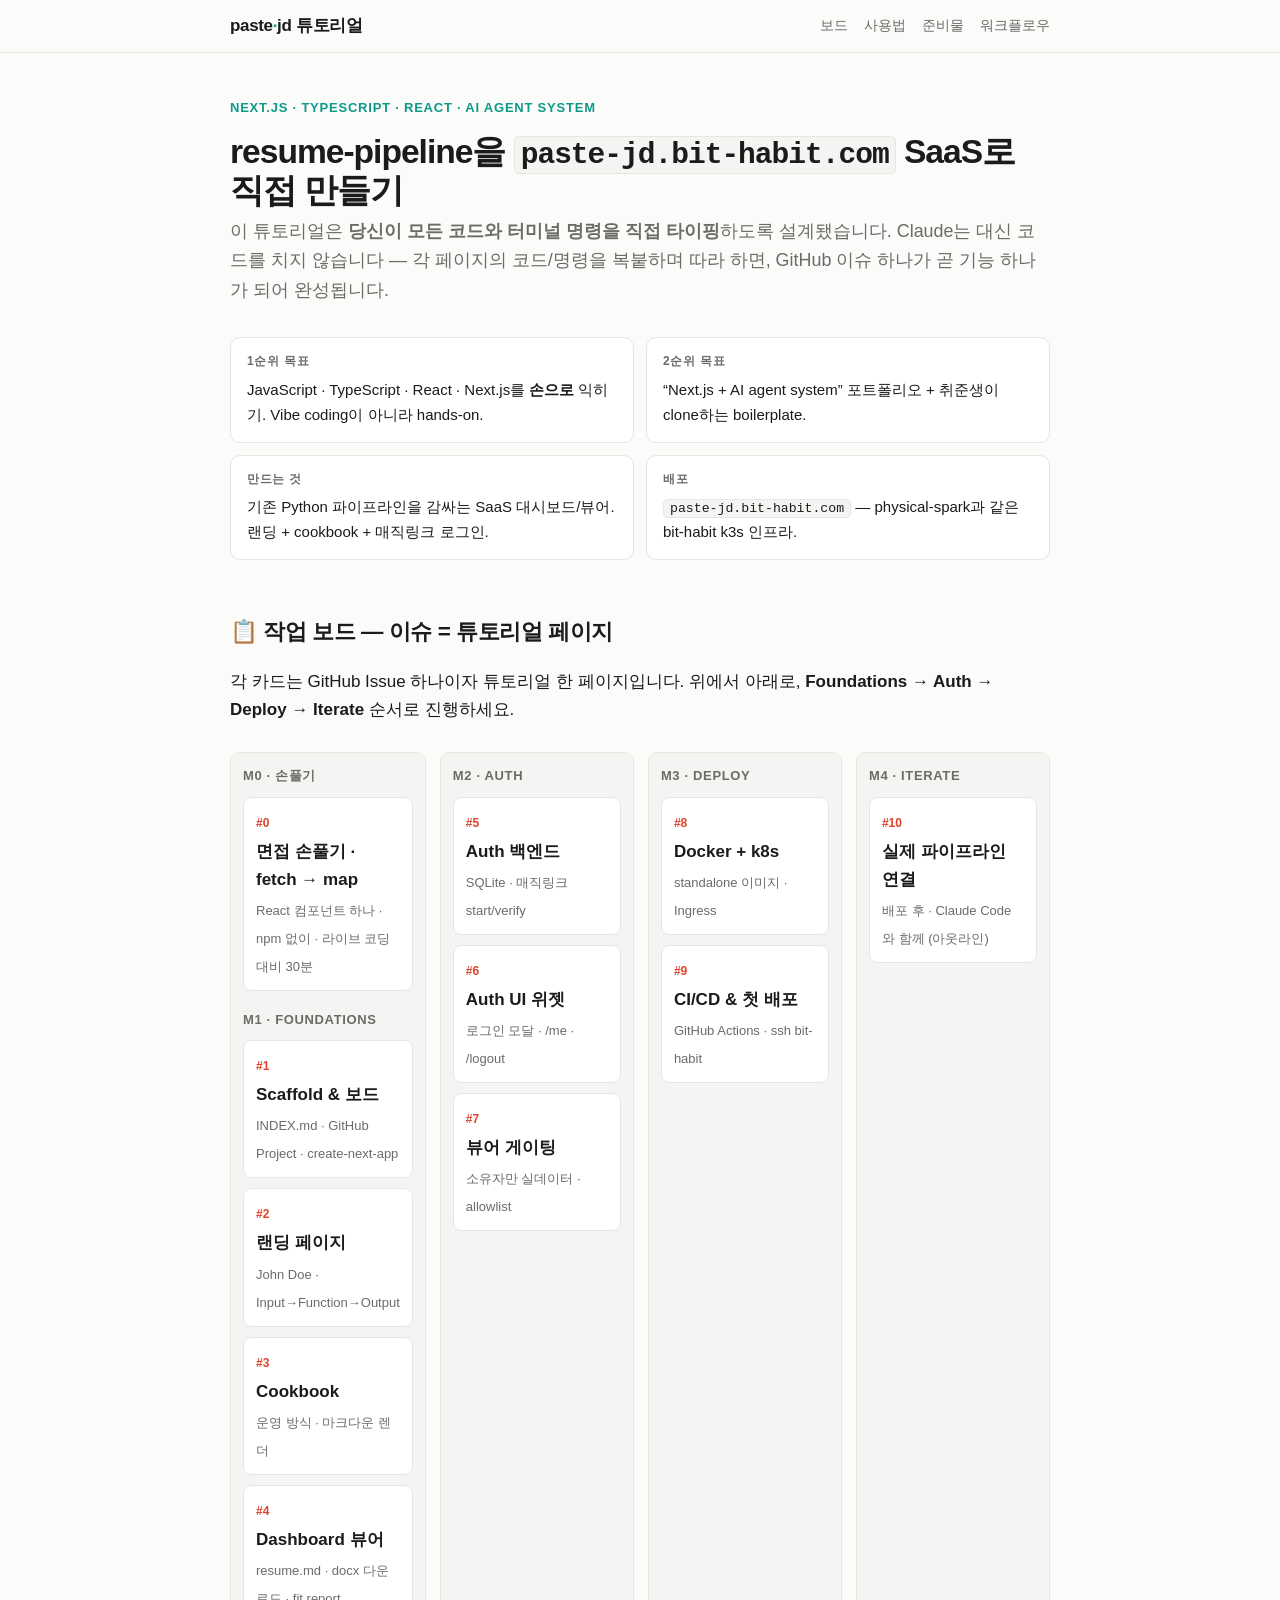
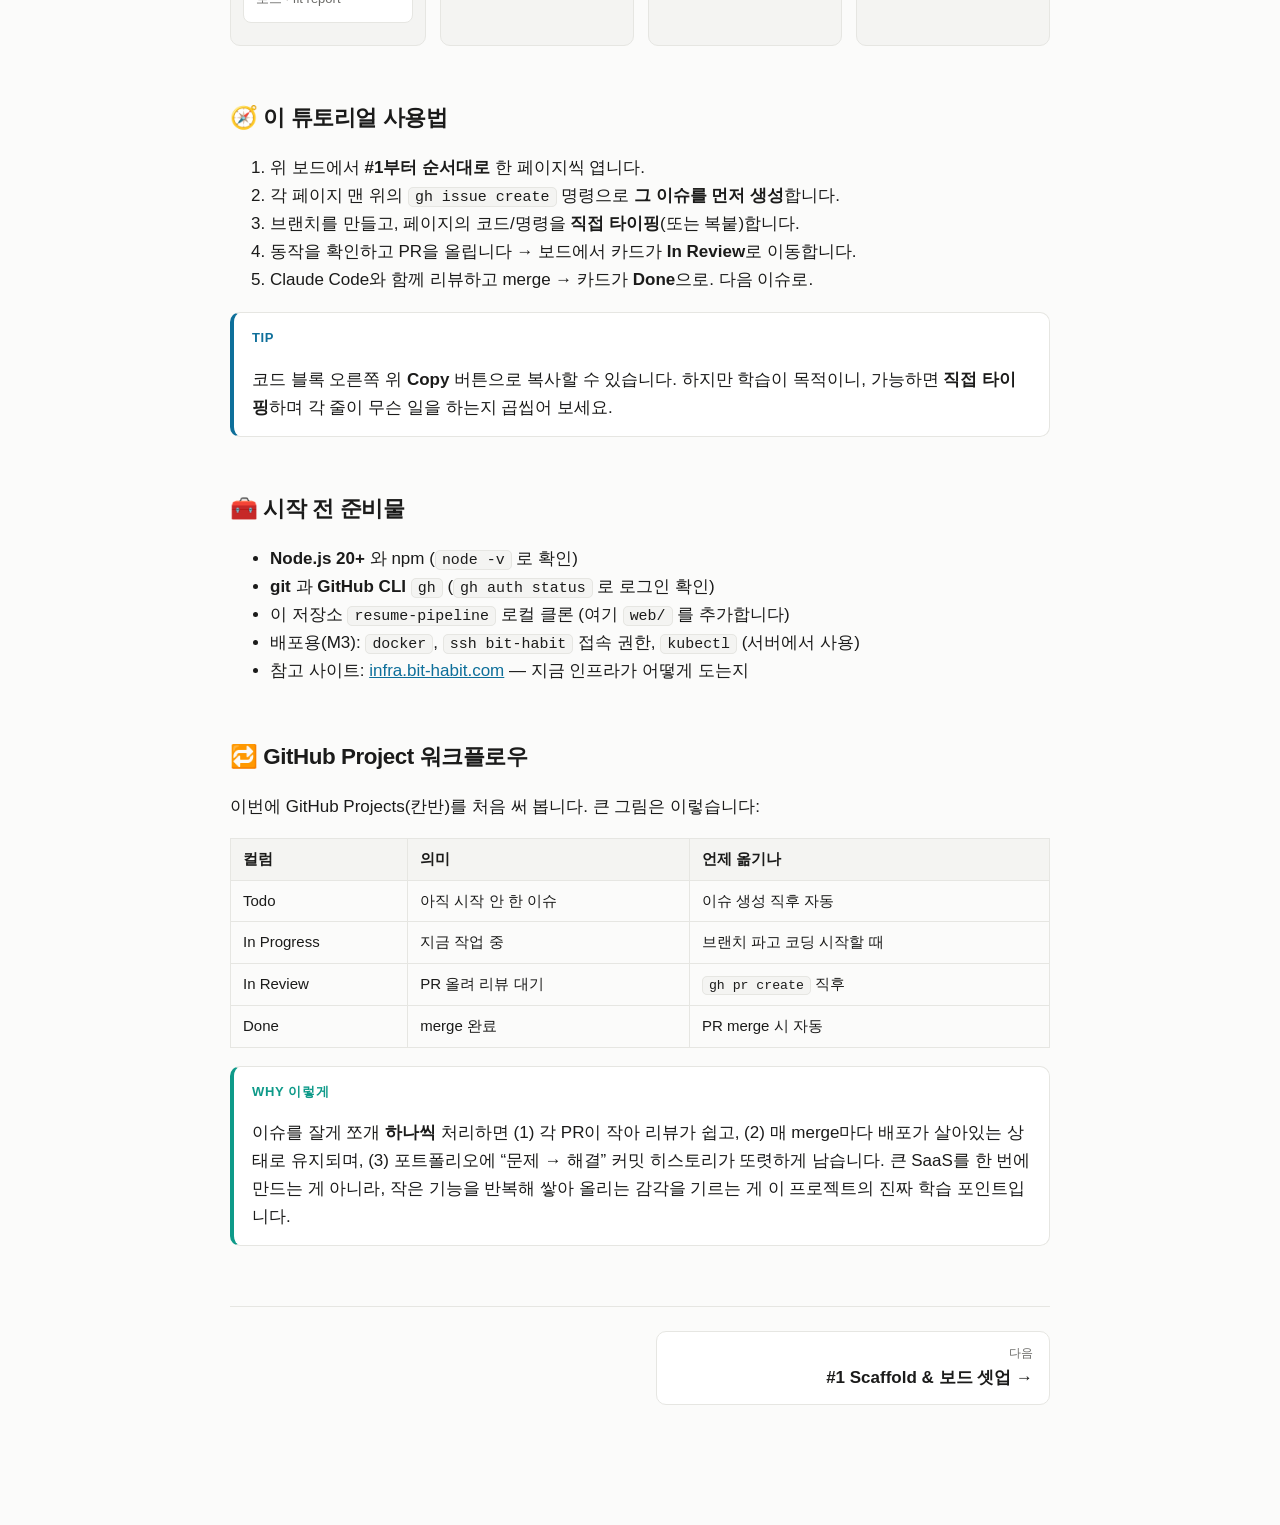
<file: tutorial/index.html>
<!doctype html>
<html lang="ko">
<head>
<meta charset="utf-8">
<meta name="viewport" content="width=device-width, initial-scale=1">
<title>paste-jd 튜토리얼 · Next.js SaaS 직접 만들기</title>
<link rel="stylesheet" href="style.css">
</head>
<body>
<header class="top">
  <div class="bar">
    <span class="brand">paste<span class="dot">·</span>jd 튜토리얼</span>
    <nav>
      <a href="#board">보드</a>
      <a href="#how">사용법</a>
      <a href="#prereq">준비물</a>
      <a href="#workflow">워크플로우</a>
    </nav>
  </div>
</header>

<div class="wrap">

  <section class="hero">
    <span class="eyebrow">Next.js · TypeScript · React · AI agent system</span>
    <h1>resume-pipeline을 <code>paste-jd.bit-habit.com</code> SaaS로 직접 만들기</h1>
    <p class="lede">
      이 튜토리얼은 <b>당신이 모든 코드와 터미널 명령을 직접 타이핑</b>하도록 설계됐습니다.
      Claude는 대신 코드를 치지 않습니다 — 각 페이지의 코드/명령을 복붙하며 따라 하면,
      GitHub 이슈 하나가 곧 기능 하나가 되어 완성됩니다.
    </p>
  </section>

  <div class="meta-grid">
    <div class="meta-card">
      <h4>1순위 목표</h4>
      <p>JavaScript · TypeScript · React · Next.js를 <b>손으로</b> 익히기. Vibe coding이 아니라 hands-on.</p>
    </div>
    <div class="meta-card">
      <h4>2순위 목표</h4>
      <p>“Next.js + AI agent system” 포트폴리오 + 취준생이 clone하는 boilerplate.</p>
    </div>
    <div class="meta-card">
      <h4>만드는 것</h4>
      <p>기존 Python 파이프라인을 감싸는 SaaS 대시보드/뷰어. 랜딩 + cookbook + 매직링크 로그인.</p>
    </div>
    <div class="meta-card">
      <h4>배포</h4>
      <p><code>paste-jd.bit-habit.com</code> — physical-spark과 같은 bit-habit k3s 인프라.</p>
    </div>
  </div>

  <h2 id="board">📋 작업 보드 — 이슈 = 튜토리얼 페이지</h2>
  <p>
    각 카드는 GitHub Issue 하나이자 튜토리얼 한 페이지입니다. 위에서 아래로,
    <b>Foundations → Auth → Deploy → Iterate</b> 순서로 진행하세요.
  </p>

  <div class="board">
    <div class="col">
      <h4>M0 · 손풀기</h4>
      <a class="card" href="00-warmup.html">
        <span class="n">#0</span><span class="t">면접 손풀기 · fetch → map</span>
        <span class="d">React 컴포넌트 하나 · npm 없이 · 라이브 코딩 대비 30분</span>
      </a>
      <h4 style="margin-top:18px">M1 · Foundations</h4>
      <a class="card" href="01-scaffold.html">
        <span class="n">#1</span><span class="t">Scaffold &amp; 보드</span>
        <span class="d">INDEX.md · GitHub Project · create-next-app</span>
      </a>
      <a class="card" href="02-landing.html">
        <span class="n">#2</span><span class="t">랜딩 페이지</span>
        <span class="d">John Doe · Input→Function→Output</span>
      </a>
      <a class="card" href="03-cookbook.html">
        <span class="n">#3</span><span class="t">Cookbook</span>
        <span class="d">운영 방식 · 마크다운 렌더</span>
      </a>
      <a class="card" href="04-dashboard.html">
        <span class="n">#4</span><span class="t">Dashboard 뷰어</span>
        <span class="d">resume.md · docx 다운로드 · fit report</span>
      </a>
    </div>

    <div class="col">
      <h4>M2 · Auth</h4>
      <a class="card" href="05-auth-backend.html">
        <span class="n">#5</span><span class="t">Auth 백엔드</span>
        <span class="d">SQLite · 매직링크 start/verify</span>
      </a>
      <a class="card" href="06-auth-ui.html">
        <span class="n">#6</span><span class="t">Auth UI 위젯</span>
        <span class="d">로그인 모달 · /me · /logout</span>
      </a>
      <a class="card" href="07-viewer-gating.html">
        <span class="n">#7</span><span class="t">뷰어 게이팅</span>
        <span class="d">소유자만 실데이터 · allowlist</span>
      </a>
    </div>

    <div class="col">
      <h4>M3 · Deploy</h4>
      <a class="card" href="08-docker-k8s.html">
        <span class="n">#8</span><span class="t">Docker + k8s</span>
        <span class="d">standalone 이미지 · Ingress</span>
      </a>
      <a class="card" href="09-cicd-deploy.html">
        <span class="n">#9</span><span class="t">CI/CD &amp; 첫 배포</span>
        <span class="d">GitHub Actions · ssh bit-habit</span>
      </a>
    </div>

    <div class="col">
      <h4>M4 · Iterate</h4>
      <a class="card" href="10-pipeline.html">
        <span class="n">#10</span><span class="t">실제 파이프라인 연결</span>
        <span class="d">배포 후 · Claude Code와 함께 (아웃라인)</span>
      </a>
    </div>
  </div>

  <h2 id="how">🧭 이 튜토리얼 사용법</h2>
  <ol>
    <li>위 보드에서 <b>#1부터 순서대로</b> 한 페이지씩 엽니다.</li>
    <li>각 페이지 맨 위의 <code>gh issue create</code> 명령으로 <b>그 이슈를 먼저 생성</b>합니다.</li>
    <li>브랜치를 만들고, 페이지의 코드/명령을 <b>직접 타이핑</b>(또는 복붙)합니다.</li>
    <li>동작을 확인하고 PR을 올립니다 → 보드에서 카드가 <b>In Review</b>로 이동합니다.</li>
    <li>Claude Code와 함께 리뷰하고 merge → 카드가 <b>Done</b>으로. 다음 이슈로.</li>
  </ol>
  <div class="callout note">
    <span class="tag">Tip</span>
    <p>코드 블록 오른쪽 위 <b>Copy</b> 버튼으로 복사할 수 있습니다. 하지만 학습이 목적이니,
    가능하면 <b>직접 타이핑</b>하며 각 줄이 무슨 일을 하는지 곱씹어 보세요.</p>
  </div>

  <h2 id="prereq">🧰 시작 전 준비물</h2>
  <ul class="check">
    <li><b>Node.js 20+</b> 와 npm (<code>node -v</code> 로 확인)</li>
    <li><b>git</b> 과 <b>GitHub CLI</b> <code>gh</code> (<code>gh auth status</code> 로 로그인 확인)</li>
    <li>이 저장소 <code>resume-pipeline</code> 로컬 클론 (여기 <code>web/</code> 를 추가합니다)</li>
    <li>배포용(M3): <code>docker</code>, <code>ssh bit-habit</code> 접속 권한, <code>kubectl</code> (서버에서 사용)</li>
    <li>참고 사이트: <a href="https://infra.bit-habit.com" target="_blank">infra.bit-habit.com</a> — 지금 인프라가 어떻게 도는지</li>
  </ul>

  <h2 id="workflow">🔁 GitHub Project 워크플로우</h2>
  <p>이번에 GitHub Projects(칸반)를 처음 써 봅니다. 큰 그림은 이렇습니다:</p>
  <table>
    <tr><th>컬럼</th><th>의미</th><th>언제 옮기나</th></tr>
    <tr><td>Todo</td><td>아직 시작 안 한 이슈</td><td>이슈 생성 직후 자동</td></tr>
    <tr><td>In Progress</td><td>지금 작업 중</td><td>브랜치 파고 코딩 시작할 때</td></tr>
    <tr><td>In Review</td><td>PR 올려 리뷰 대기</td><td><code>gh pr create</code> 직후</td></tr>
    <tr><td>Done</td><td>merge 완료</td><td>PR merge 시 자동</td></tr>
  </table>
  <div class="callout why">
    <span class="tag">Why 이렇게</span>
    <p>이슈를 잘게 쪼개 <b>하나씩</b> 처리하면 (1) 각 PR이 작아 리뷰가 쉽고,
    (2) 매 merge마다 배포가 살아있는 상태로 유지되며, (3) 포트폴리오에 “문제 → 해결”
    커밋 히스토리가 또렷하게 남습니다. 큰 SaaS를 한 번에 만드는 게 아니라,
    작은 기능을 반복해 쌓아 올리는 감각을 기르는 게 이 프로젝트의 진짜 학습 포인트입니다.</p>
  </div>

  <div class="pager">
    <span></span>
    <a class="next" href="01-scaffold.html">
      <span>다음</span><b>#1 Scaffold &amp; 보드 셋업 →</b>
    </a>
  </div>

</div>
<script src="copy.js"></script>
</body>
</html>
</file>
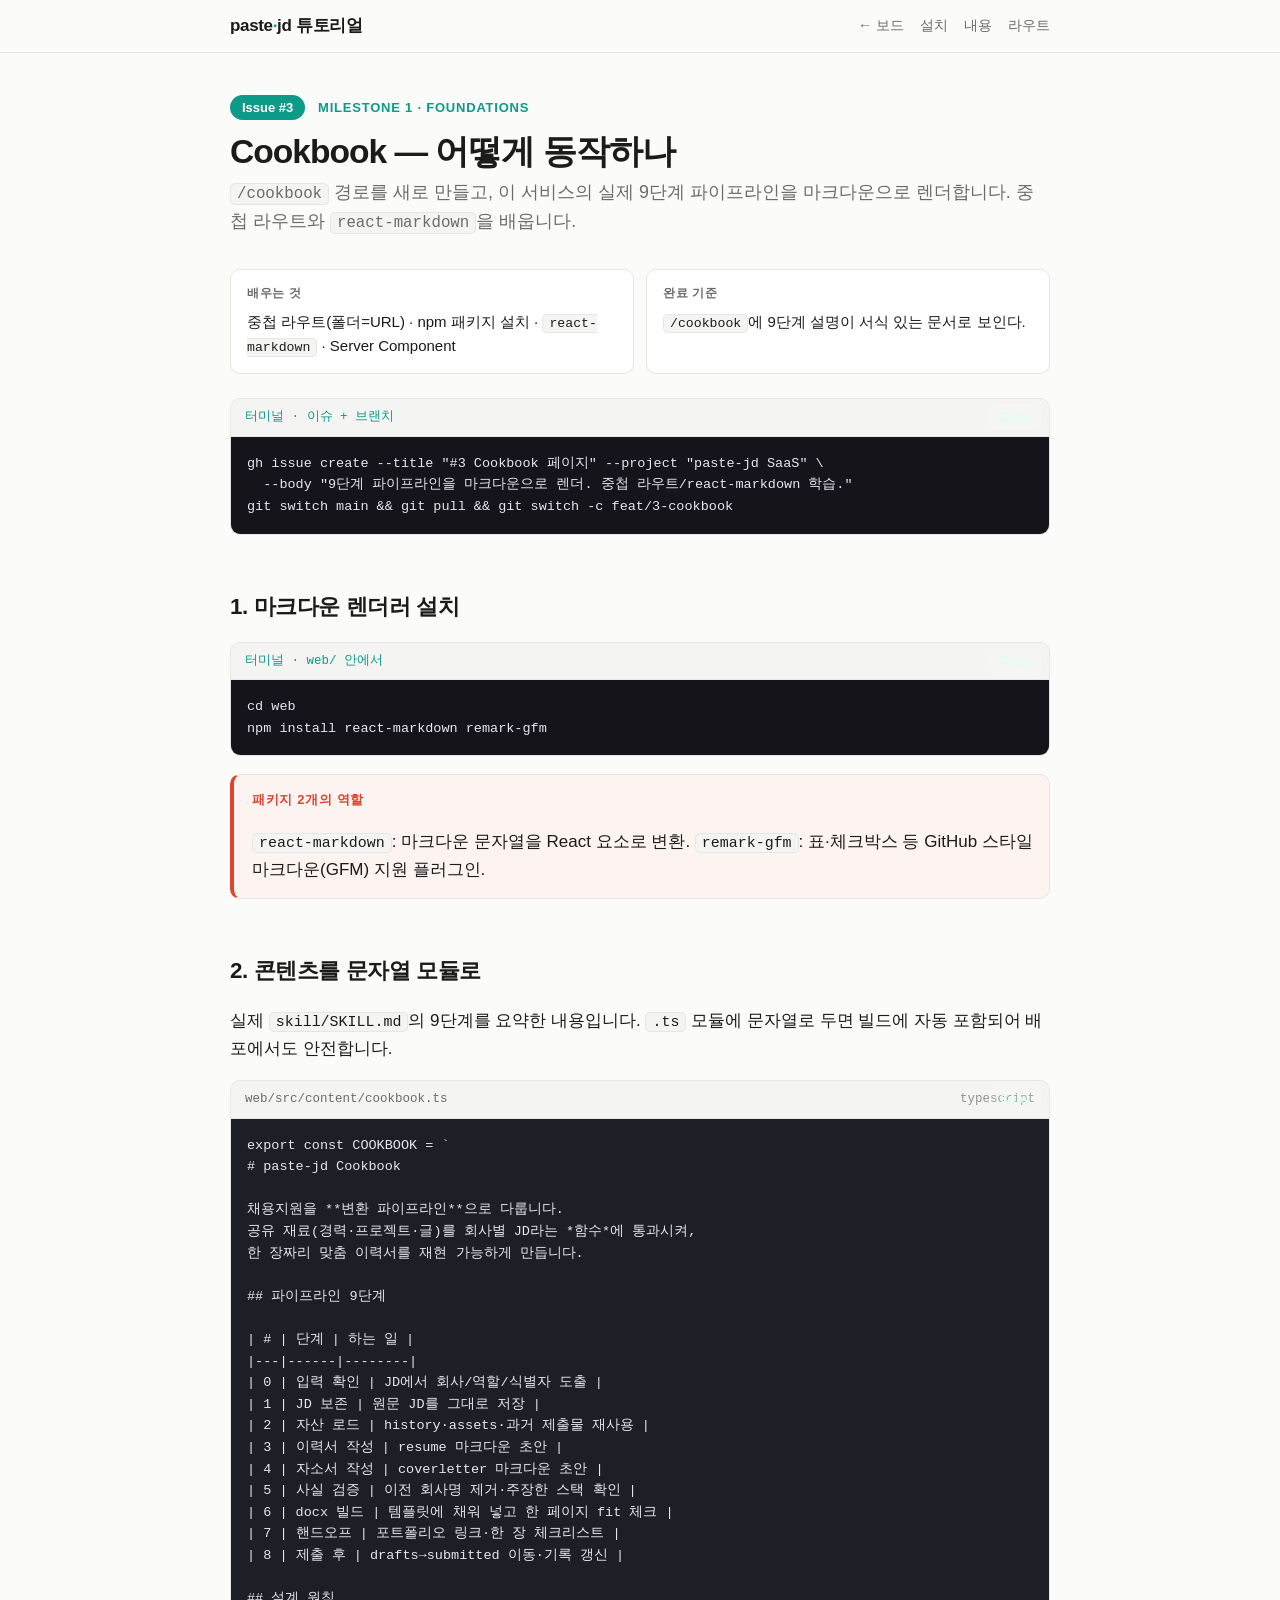
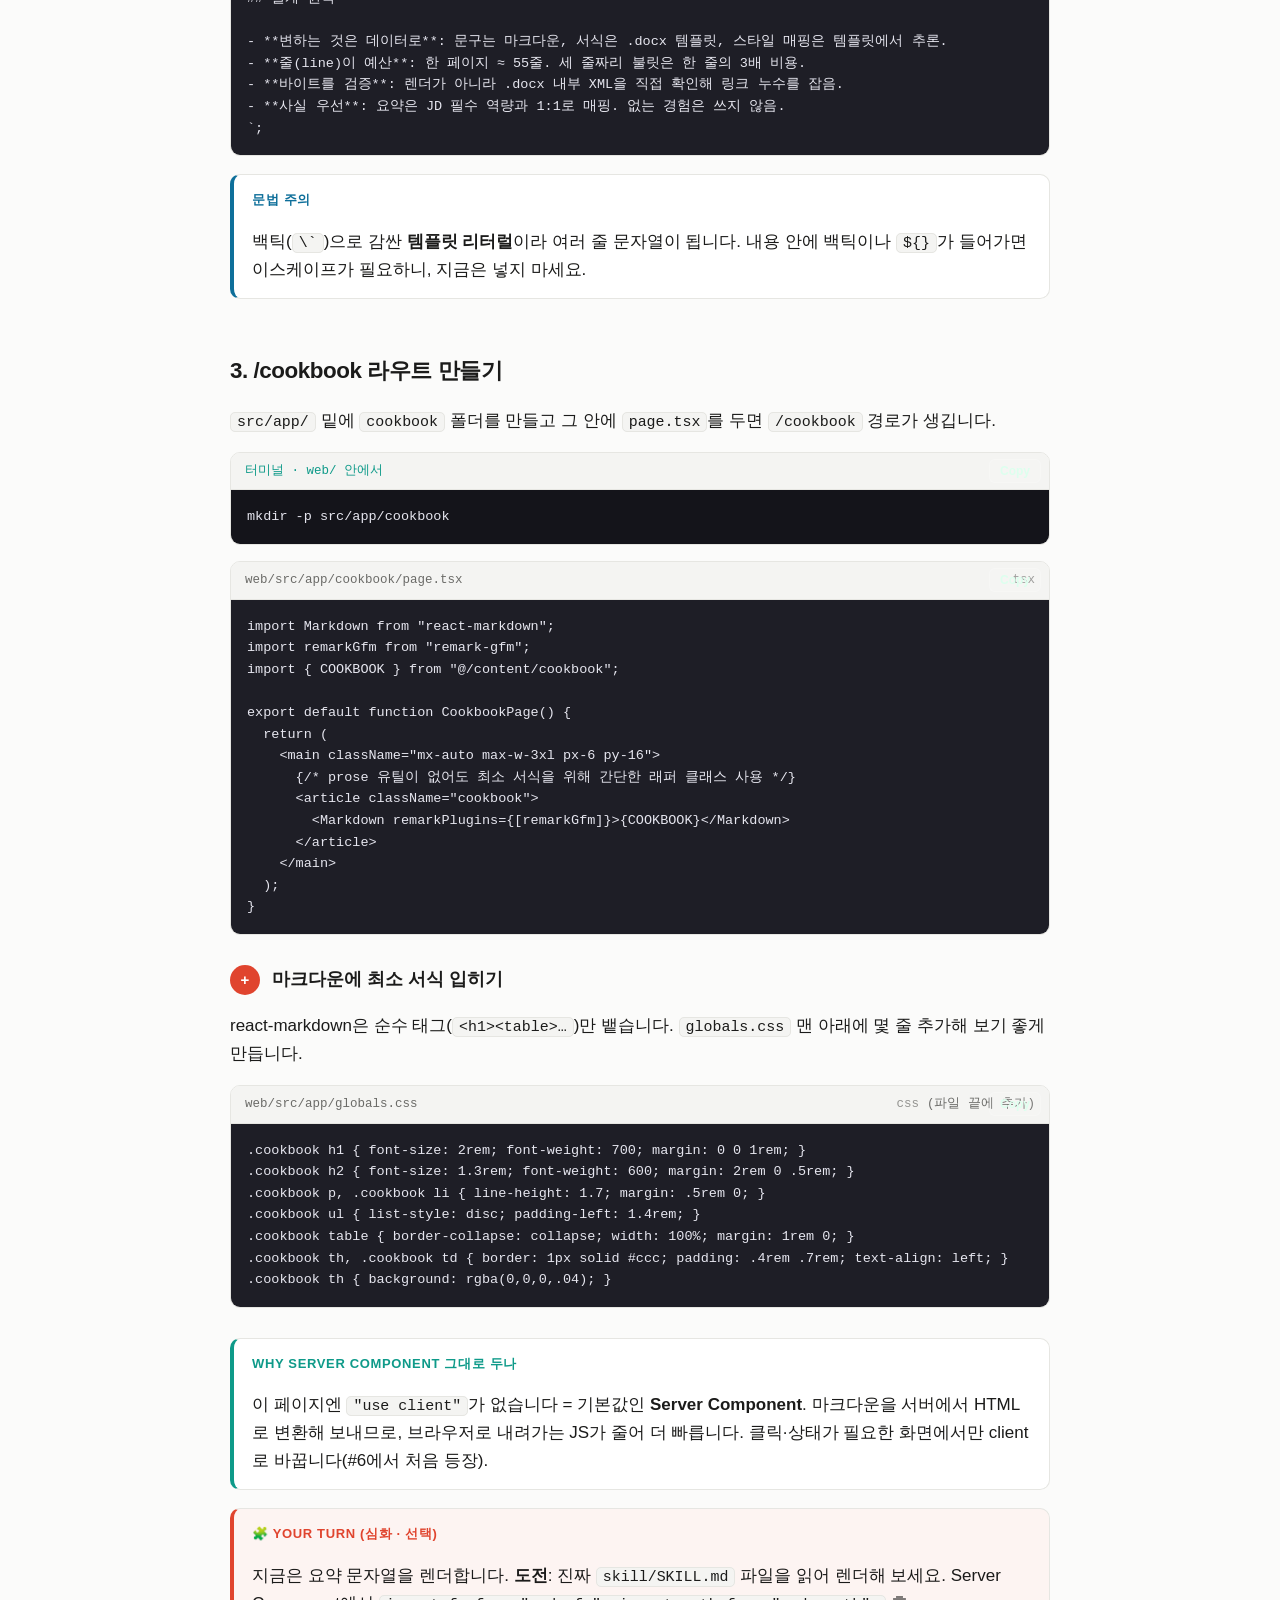
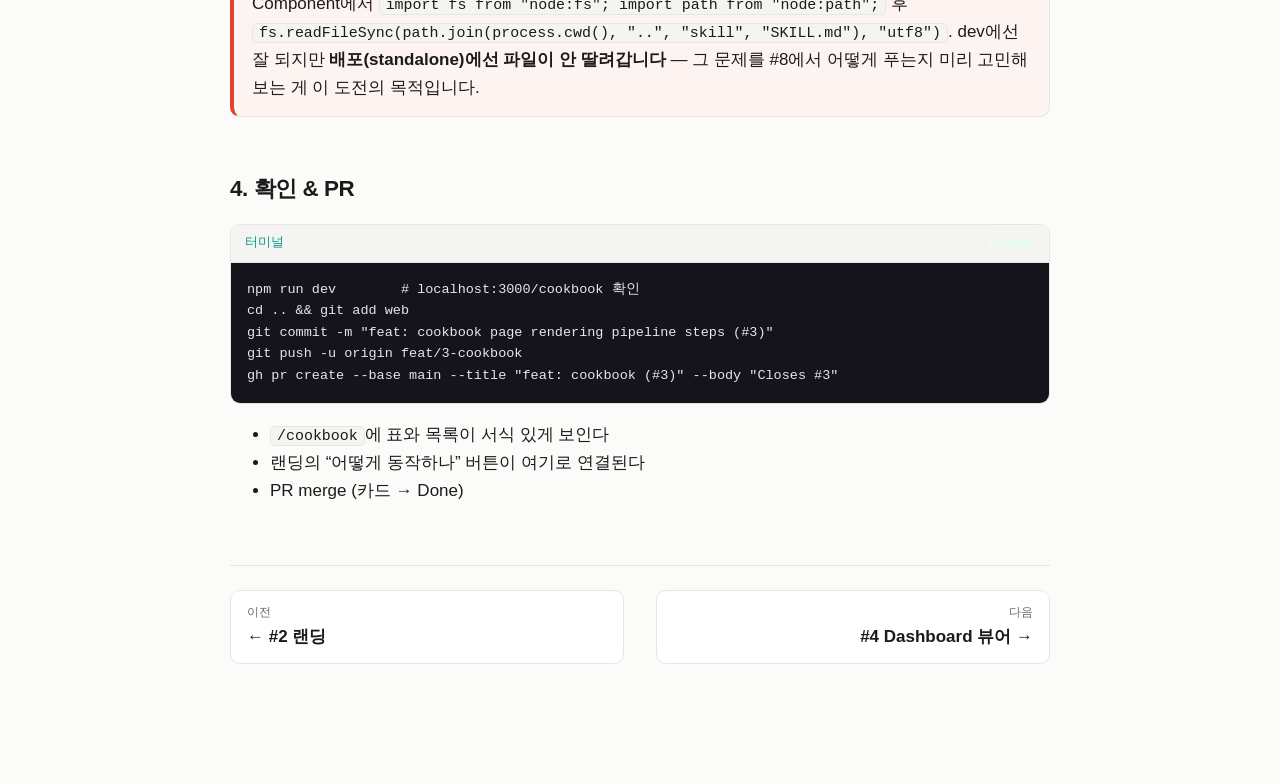
<file: tutorial/03-cookbook.html>
<!doctype html>
<html lang="ko">
<head>
<meta charset="utf-8">
<meta name="viewport" content="width=device-width, initial-scale=1">
<title>#3 Cookbook · paste-jd 튜토리얼</title>
<link rel="stylesheet" href="style.css">
</head>
<body>
<header class="top">
  <div class="bar">
    <span class="brand">paste<span class="dot">·</span>jd 튜토리얼</span>
    <nav>
      <a href="index.html">← 보드</a>
      <a href="#install">설치</a>
      <a href="#content">내용</a>
      <a href="#route">라우트</a>
    </nav>
  </div>
</header>

<div class="wrap">

  <section class="hero">
    <span class="issue-badge">Issue #3</span>
    <span class="eyebrow" style="margin-left:8px">Milestone 1 · Foundations</span>
    <h1>Cookbook — 어떻게 동작하나</h1>
    <p class="lede"><code>/cookbook</code> 경로를 새로 만들고, 이 서비스의 실제 9단계 파이프라인을
    마크다운으로 렌더합니다. 중첩 라우트와 <code>react-markdown</code>을 배웁니다.</p>
  </section>

  <div class="meta-grid">
    <div class="meta-card"><h4>배우는 것</h4>
      <p>중첩 라우트(폴더=URL) · npm 패키지 설치 · <code>react-markdown</code> · Server Component</p></div>
    <div class="meta-card"><h4>완료 기준</h4>
      <p><code>/cookbook</code>에 9단계 설명이 서식 있는 문서로 보인다.</p></div>
  </div>

  <div class="code term"><div class="filename">터미널 · 이슈 + 브랜치</div><pre><code>gh issue create --title "#3 Cookbook 페이지" --project "paste-jd SaaS" \
  --body "9단계 파이프라인을 마크다운으로 렌더. 중첩 라우트/react-markdown 학습."
git switch main &amp;&amp; git pull &amp;&amp; git switch -c feat/3-cookbook</code></pre></div>

  <h2 id="install">1. 마크다운 렌더러 설치</h2>
  <div class="code term"><div class="filename">터미널 · web/ 안에서</div><pre><code>cd web
npm install react-markdown remark-gfm</code></pre></div>
  <div class="callout learn"><span class="tag">패키지 2개의 역할</span>
    <p><code>react-markdown</code>: 마크다운 문자열을 React 요소로 변환. <code>remark-gfm</code>: 표·체크박스 등
    GitHub 스타일 마크다운(GFM) 지원 플러그인.</p></div>

  <h2 id="content">2. 콘텐츠를 문자열 모듈로</h2>
  <p>실제 <code>skill/SKILL.md</code>의 9단계를 요약한 내용입니다. <code>.ts</code> 모듈에 문자열로 두면
  빌드에 자동 포함되어 배포에서도 안전합니다.</p>
  <div class="code"><div class="filename">web/src/content/cookbook.ts<span class="lang">typescript</span></div><pre><code>export const COOKBOOK = `
# paste-jd Cookbook

채용지원을 **변환 파이프라인**으로 다룹니다.
공유 재료(경력·프로젝트·글)를 회사별 JD라는 *함수*에 통과시켜,
한 장짜리 맞춤 이력서를 재현 가능하게 만듭니다.

## 파이프라인 9단계

| # | 단계 | 하는 일 |
|---|------|--------|
| 0 | 입력 확인 | JD에서 회사/역할/식별자 도출 |
| 1 | JD 보존 | 원문 JD를 그대로 저장 |
| 2 | 자산 로드 | history·assets·과거 제출물 재사용 |
| 3 | 이력서 작성 | resume 마크다운 초안 |
| 4 | 자소서 작성 | coverletter 마크다운 초안 |
| 5 | 사실 검증 | 이전 회사명 제거·주장한 스택 확인 |
| 6 | docx 빌드 | 템플릿에 채워 넣고 한 페이지 fit 체크 |
| 7 | 핸드오프 | 포트폴리오 링크·한 장 체크리스트 |
| 8 | 제출 후 | drafts→submitted 이동·기록 갱신 |

## 설계 원칙

- **변하는 것은 데이터로**: 문구는 마크다운, 서식은 .docx 템플릿, 스타일 매핑은 템플릿에서 추론.
- **줄(line)이 예산**: 한 페이지 ≈ 55줄. 세 줄짜리 불릿은 한 줄의 3배 비용.
- **바이트를 검증**: 렌더가 아니라 .docx 내부 XML을 직접 확인해 링크 누수를 잡음.
- **사실 우선**: 요약은 JD 필수 역량과 1:1로 매핑. 없는 경험은 쓰지 않음.
`;
</code></pre></div>
  <div class="callout note"><span class="tag">문법 주의</span>
    <p>백틱(<code>\`</code>)으로 감싼 <b>템플릿 리터럴</b>이라 여러 줄 문자열이 됩니다. 내용 안에 백틱이나
    <code>${}</code>가 들어가면 이스케이프가 필요하니, 지금은 넣지 마세요.</p></div>

  <h2 id="route">3. /cookbook 라우트 만들기</h2>
  <p><code>src/app/</code> 밑에 <code>cookbook</code> 폴더를 만들고 그 안에 <code>page.tsx</code>를 두면
  <code>/cookbook</code> 경로가 생깁니다.</p>
  <div class="code term"><div class="filename">터미널 · web/ 안에서</div><pre><code>mkdir -p src/app/cookbook</code></pre></div>
  <div class="code"><div class="filename">web/src/app/cookbook/page.tsx<span class="lang">tsx</span></div><pre><code>import Markdown from "react-markdown";
import remarkGfm from "remark-gfm";
import { COOKBOOK } from "@/content/cookbook";

export default function CookbookPage() {
  return (
    &lt;main className="mx-auto max-w-3xl px-6 py-16"&gt;
      {/* prose 유틸이 없어도 최소 서식을 위해 간단한 래퍼 클래스 사용 */}
      &lt;article className="cookbook"&gt;
        &lt;Markdown remarkPlugins={[remarkGfm]}&gt;{COOKBOOK}&lt;/Markdown&gt;
      &lt;/article&gt;
    &lt;/main&gt;
  );
}</code></pre></div>

  <div class="step">
    <div class="step-head"><span class="step-num">+</span><h3>마크다운에 최소 서식 입히기</h3></div>
    <p>react-markdown은 순수 태그(<code>&lt;h1&gt;&lt;table&gt;…</code>)만 뱉습니다. <code>globals.css</code> 맨 아래에
    몇 줄 추가해 보기 좋게 만듭니다.</p>
    <div class="code"><div class="filename">web/src/app/globals.css<span class="lang">css</span> (파일 끝에 추가)</div><pre><code>.cookbook h1 { font-size: 2rem; font-weight: 700; margin: 0 0 1rem; }
.cookbook h2 { font-size: 1.3rem; font-weight: 600; margin: 2rem 0 .5rem; }
.cookbook p, .cookbook li { line-height: 1.7; margin: .5rem 0; }
.cookbook ul { list-style: disc; padding-left: 1.4rem; }
.cookbook table { border-collapse: collapse; width: 100%; margin: 1rem 0; }
.cookbook th, .cookbook td { border: 1px solid #ccc; padding: .4rem .7rem; text-align: left; }
.cookbook th { background: rgba(0,0,0,.04); }</code></pre></div>
  </div>

  <div class="callout why"><span class="tag">Why Server Component 그대로 두나</span>
    <p>이 페이지엔 <code>"use client"</code>가 없습니다 = 기본값인 <b>Server Component</b>. 마크다운을
    서버에서 HTML로 변환해 보내므로, 브라우저로 내려가는 JS가 줄어 더 빠릅니다.
    클릭·상태가 필요한 화면에서만 client로 바꿉니다(#6에서 처음 등장).</p></div>

  <div class="callout learn"><span class="tag">🧩 Your turn (심화 · 선택)</span>
    <p>지금은 요약 문자열을 렌더합니다. <b>도전</b>: 진짜 <code>skill/SKILL.md</code> 파일을 읽어 렌더해 보세요.
    Server Component에서 <code>import fs from "node:fs"; import path from "node:path";</code> 후
    <code>fs.readFileSync(path.join(process.cwd(), "..", "skill", "SKILL.md"), "utf8")</code>.
    dev에선 잘 되지만 <b>배포(standalone)에선 파일이 안 딸려갑니다</b> — 그 문제를 #8에서 어떻게 푸는지
    미리 고민해 보는 게 이 도전의 목적입니다.</p></div>

  <h2>4. 확인 &amp; PR</h2>
  <div class="code term"><div class="filename">터미널</div><pre><code>npm run dev        # localhost:3000/cookbook 확인
cd .. &amp;&amp; git add web
git commit -m "feat: cookbook page rendering pipeline steps (#3)"
git push -u origin feat/3-cookbook
gh pr create --base main --title "feat: cookbook (#3)" --body "Closes #3"</code></pre></div>

  <ul class="check">
    <li><code>/cookbook</code>에 표와 목록이 서식 있게 보인다</li>
    <li>랜딩의 “어떻게 동작하나” 버튼이 여기로 연결된다</li>
    <li>PR merge (카드 → Done)</li>
  </ul>

  <div class="pager">
    <a href="02-landing.html"><span>이전</span><b>← #2 랜딩</b></a>
    <a class="next" href="04-dashboard.html"><span>다음</span><b>#4 Dashboard 뷰어 →</b></a>
  </div>

</div>
<script src="copy.js"></script>
</body>
</html>
</file>
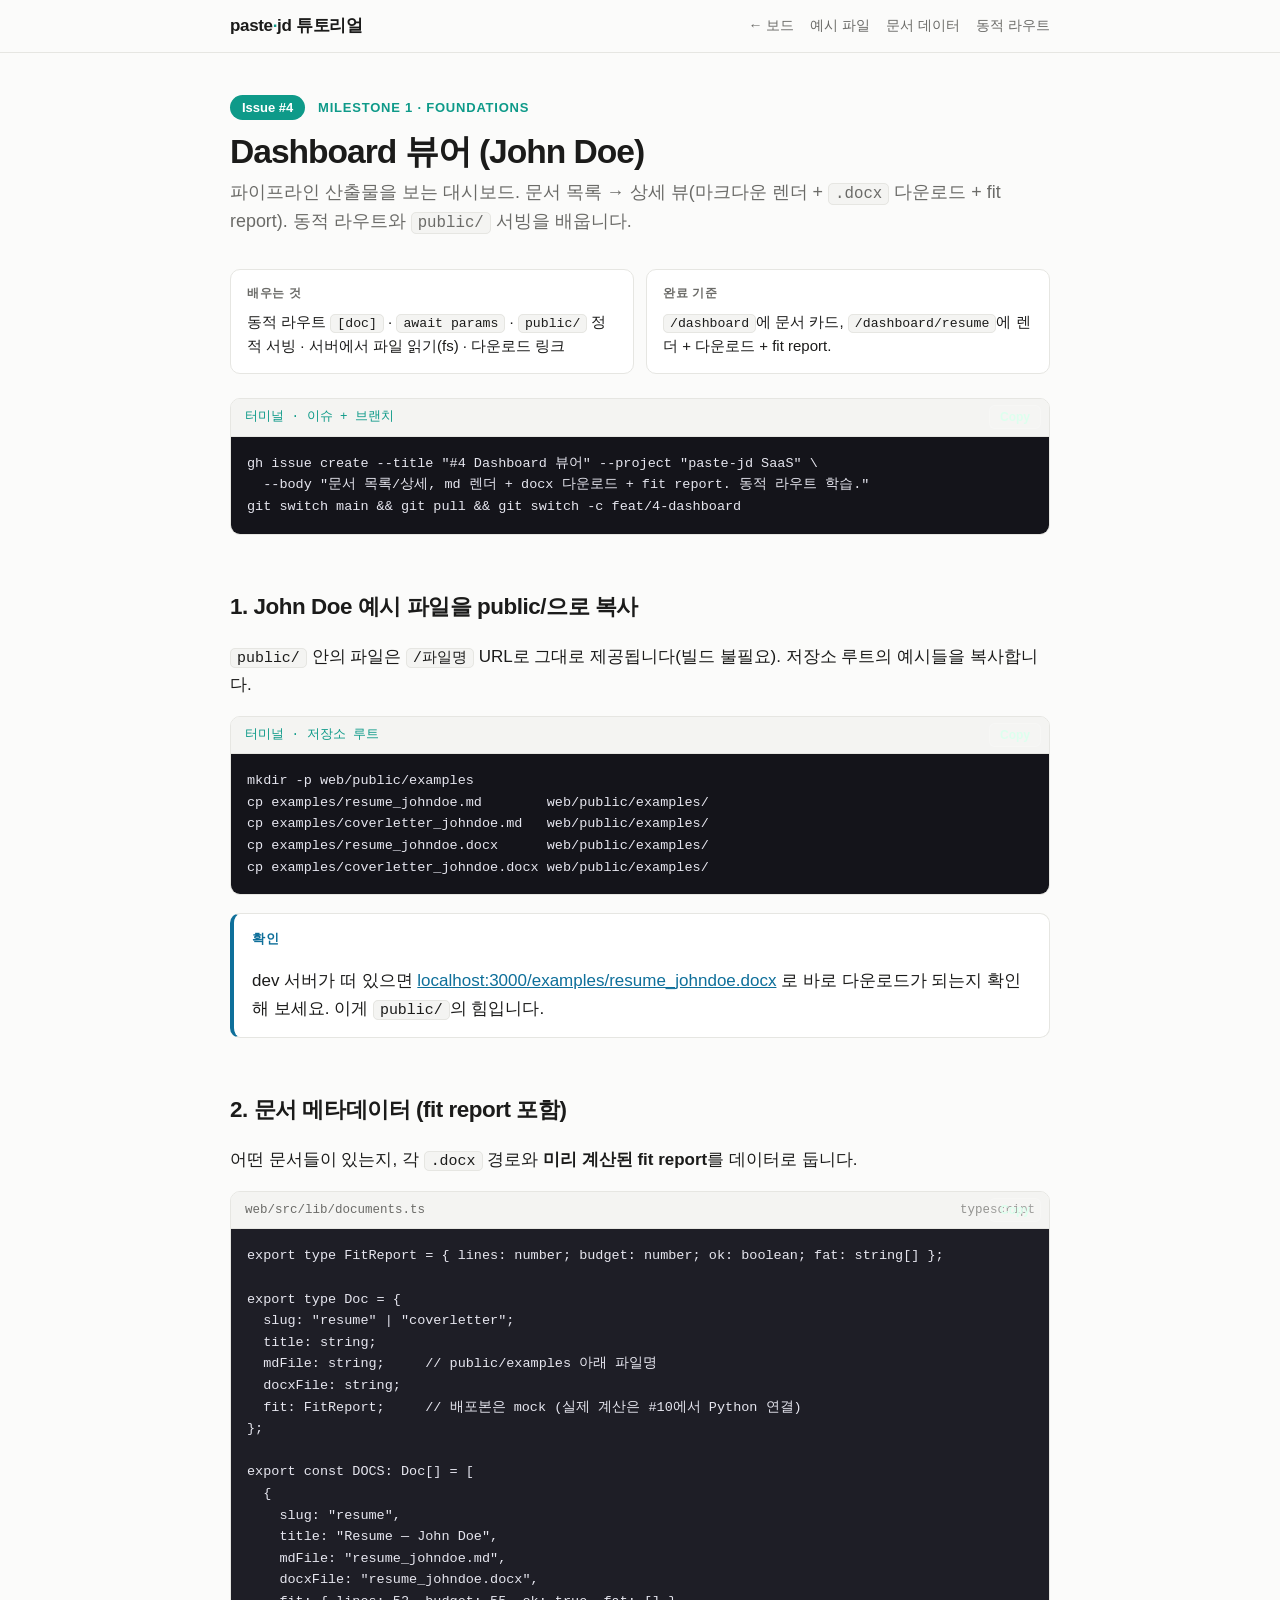
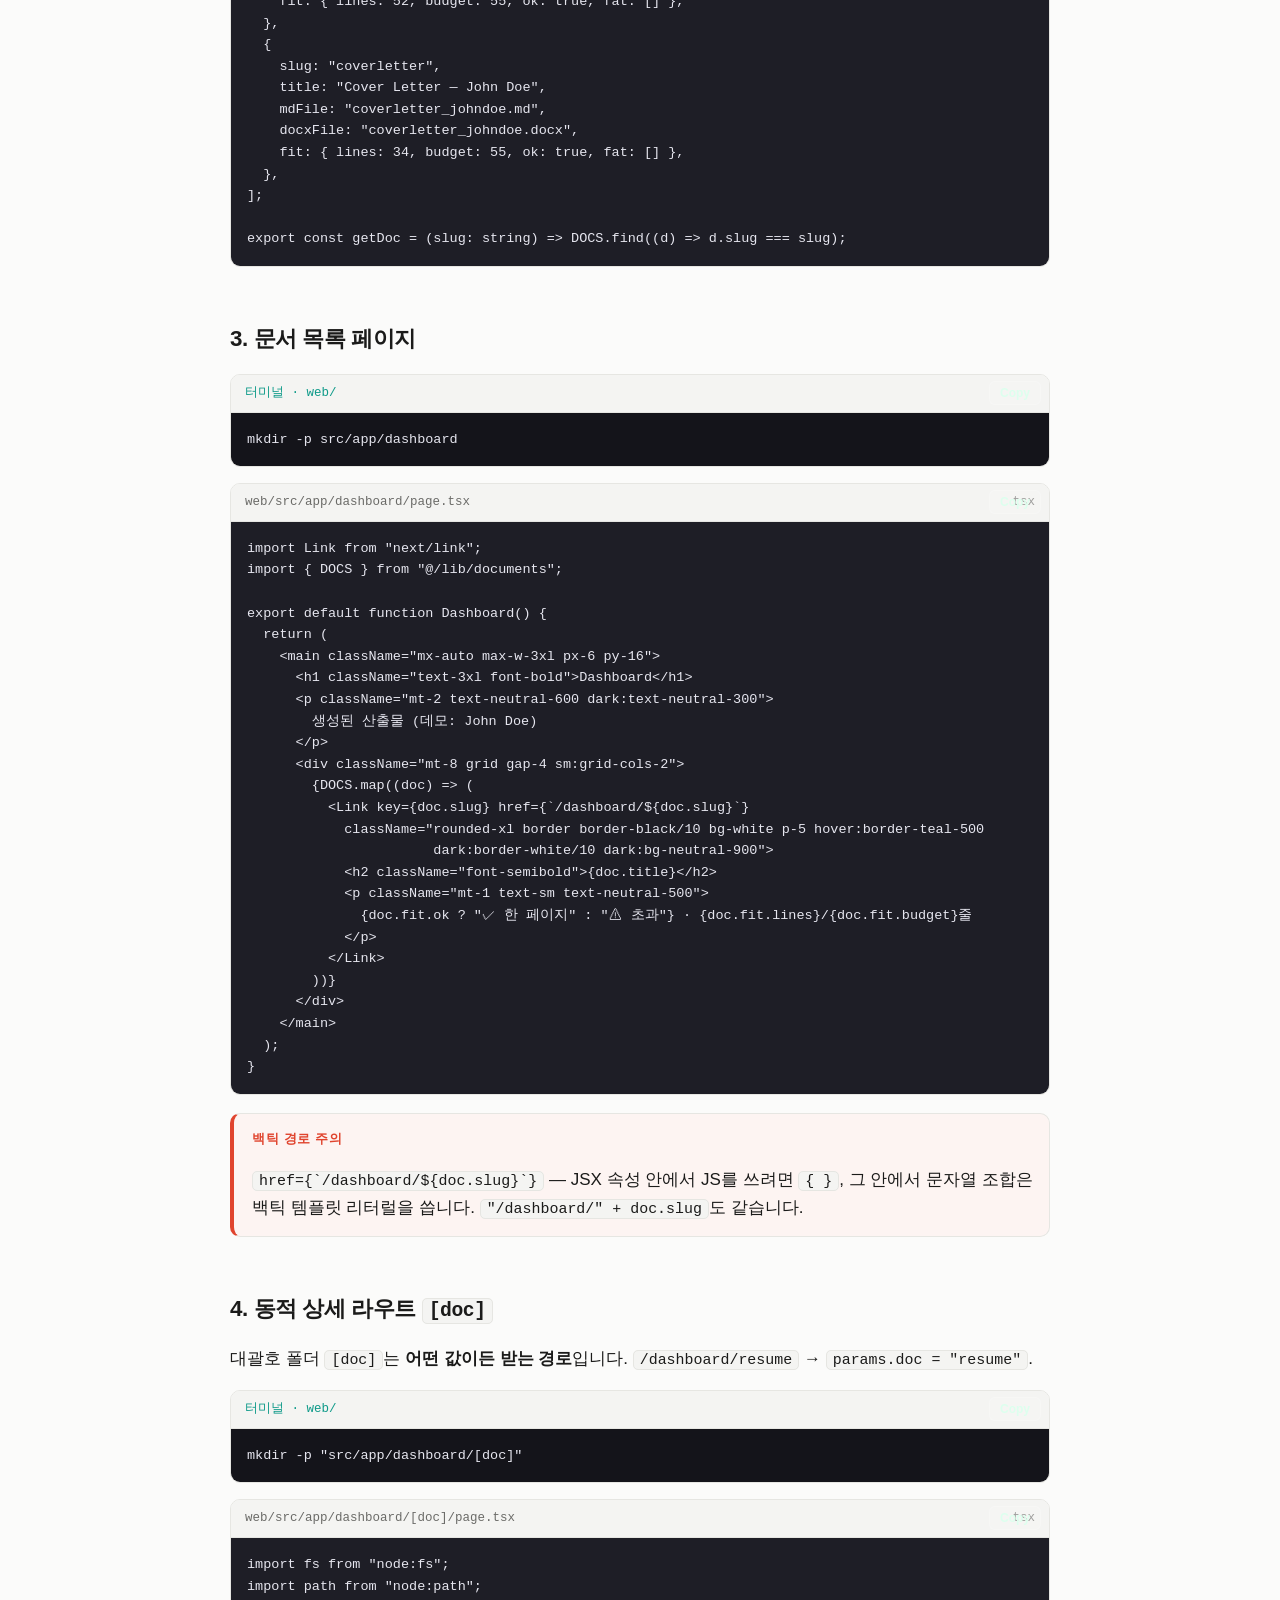
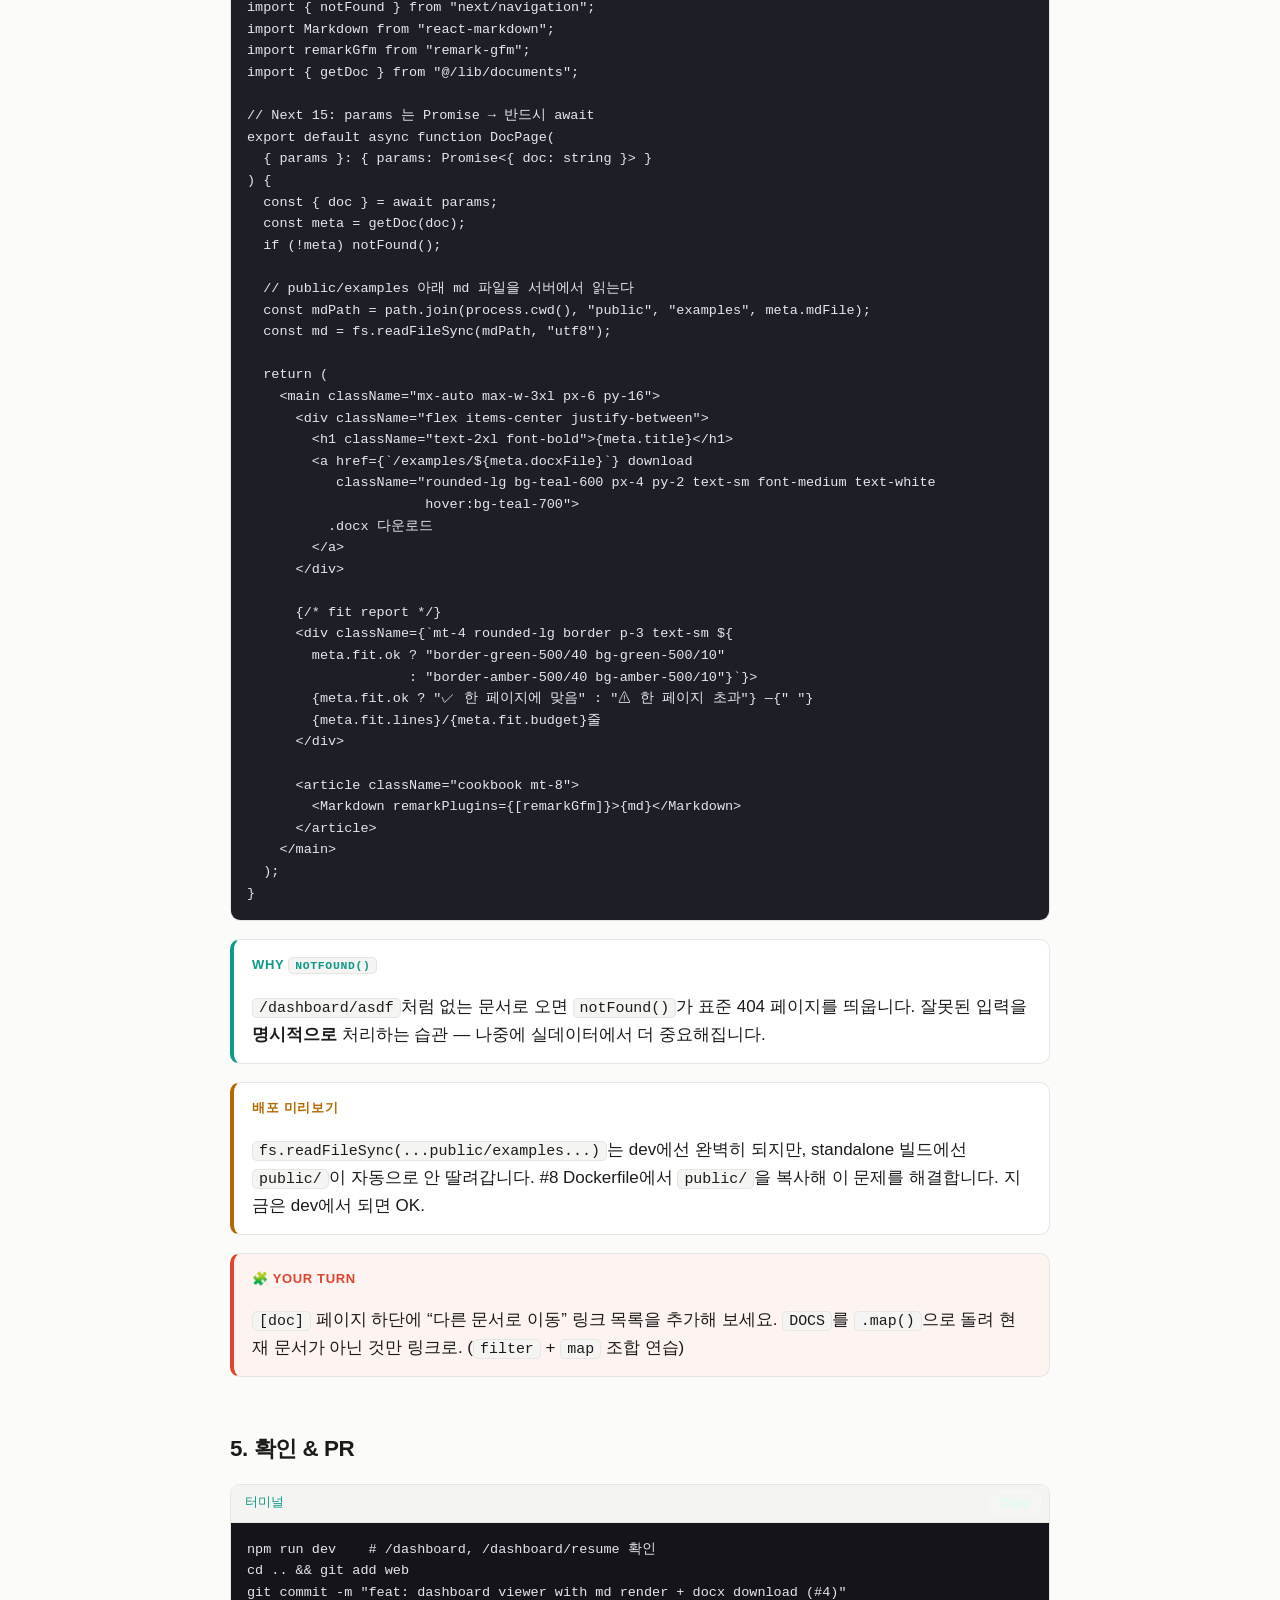
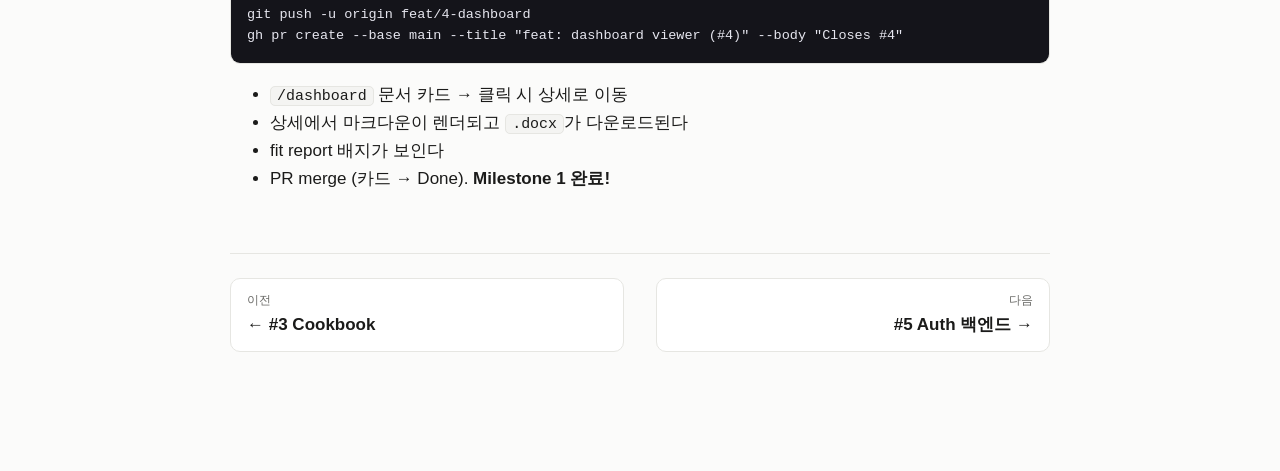
<file: tutorial/04-dashboard.html>
<!doctype html>
<html lang="ko">
<head>
<meta charset="utf-8">
<meta name="viewport" content="width=device-width, initial-scale=1">
<title>#4 Dashboard 뷰어 · paste-jd 튜토리얼</title>
<link rel="stylesheet" href="style.css">
</head>
<body>
<header class="top">
  <div class="bar">
    <span class="brand">paste<span class="dot">·</span>jd 튜토리얼</span>
    <nav>
      <a href="index.html">← 보드</a>
      <a href="#assets">예시 파일</a>
      <a href="#data">문서 데이터</a>
      <a href="#dynamic">동적 라우트</a>
    </nav>
  </div>
</header>

<div class="wrap">

  <section class="hero">
    <span class="issue-badge">Issue #4</span>
    <span class="eyebrow" style="margin-left:8px">Milestone 1 · Foundations</span>
    <h1>Dashboard 뷰어 (John Doe)</h1>
    <p class="lede">파이프라인 산출물을 보는 대시보드. 문서 목록 → 상세 뷰(마크다운 렌더 +
    <code>.docx</code> 다운로드 + fit report). 동적 라우트와 <code>public/</code> 서빙을 배웁니다.</p>
  </section>

  <div class="meta-grid">
    <div class="meta-card"><h4>배우는 것</h4>
      <p>동적 라우트 <code>[doc]</code> · <code>await params</code> · <code>public/</code> 정적 서빙 ·
      서버에서 파일 읽기(fs) · 다운로드 링크</p></div>
    <div class="meta-card"><h4>완료 기준</h4>
      <p><code>/dashboard</code>에 문서 카드, <code>/dashboard/resume</code>에 렌더 + 다운로드 + fit report.</p></div>
  </div>

  <div class="code term"><div class="filename">터미널 · 이슈 + 브랜치</div><pre><code>gh issue create --title "#4 Dashboard 뷰어" --project "paste-jd SaaS" \
  --body "문서 목록/상세, md 렌더 + docx 다운로드 + fit report. 동적 라우트 학습."
git switch main &amp;&amp; git pull &amp;&amp; git switch -c feat/4-dashboard</code></pre></div>

  <h2 id="assets">1. John Doe 예시 파일을 public/으로 복사</h2>
  <p><code>public/</code> 안의 파일은 <code>/파일명</code> URL로 그대로 제공됩니다(빌드 불필요).
  저장소 루트의 예시들을 복사합니다.</p>
  <div class="code term"><div class="filename">터미널 · 저장소 루트</div><pre><code>mkdir -p web/public/examples
cp examples/resume_johndoe.md        web/public/examples/
cp examples/coverletter_johndoe.md   web/public/examples/
cp examples/resume_johndoe.docx      web/public/examples/
cp examples/coverletter_johndoe.docx web/public/examples/</code></pre></div>
  <div class="callout note"><span class="tag">확인</span>
    <p>dev 서버가 떠 있으면 <a href="http://localhost:3000/examples/resume_johndoe.docx" target="_blank">localhost:3000/examples/resume_johndoe.docx</a>
    로 바로 다운로드가 되는지 확인해 보세요. 이게 <code>public/</code>의 힘입니다.</p></div>

  <h2 id="data">2. 문서 메타데이터 (fit report 포함)</h2>
  <p>어떤 문서들이 있는지, 각 <code>.docx</code> 경로와 <b>미리 계산된 fit report</b>를 데이터로 둡니다.</p>
  <div class="code"><div class="filename">web/src/lib/documents.ts<span class="lang">typescript</span></div><pre><code>export type FitReport = { lines: number; budget: number; ok: boolean; fat: string[] };

export type Doc = {
  slug: "resume" | "coverletter";
  title: string;
  mdFile: string;     // public/examples 아래 파일명
  docxFile: string;
  fit: FitReport;     // 배포본은 mock (실제 계산은 #10에서 Python 연결)
};

export const DOCS: Doc[] = [
  {
    slug: "resume",
    title: "Resume — John Doe",
    mdFile: "resume_johndoe.md",
    docxFile: "resume_johndoe.docx",
    fit: { lines: 52, budget: 55, ok: true, fat: [] },
  },
  {
    slug: "coverletter",
    title: "Cover Letter — John Doe",
    mdFile: "coverletter_johndoe.md",
    docxFile: "coverletter_johndoe.docx",
    fit: { lines: 34, budget: 55, ok: true, fat: [] },
  },
];

export const getDoc = (slug: string) => DOCS.find((d) => d.slug === slug);</code></pre></div>

  <h2 id="list">3. 문서 목록 페이지</h2>
  <div class="code term"><div class="filename">터미널 · web/</div><pre><code>mkdir -p src/app/dashboard</code></pre></div>
  <div class="code"><div class="filename">web/src/app/dashboard/page.tsx<span class="lang">tsx</span></div><pre><code>import Link from "next/link";
import { DOCS } from "@/lib/documents";

export default function Dashboard() {
  return (
    &lt;main className="mx-auto max-w-3xl px-6 py-16"&gt;
      &lt;h1 className="text-3xl font-bold"&gt;Dashboard&lt;/h1&gt;
      &lt;p className="mt-2 text-neutral-600 dark:text-neutral-300"&gt;
        생성된 산출물 (데모: John Doe)
      &lt;/p&gt;
      &lt;div className="mt-8 grid gap-4 sm:grid-cols-2"&gt;
        {DOCS.map((doc) =&gt; (
          &lt;Link key={doc.slug} href={`/dashboard/${doc.slug}`}
            className="rounded-xl border border-black/10 bg-white p-5 hover:border-teal-500
                       dark:border-white/10 dark:bg-neutral-900"&gt;
            &lt;h2 className="font-semibold"&gt;{doc.title}&lt;/h2&gt;
            &lt;p className="mt-1 text-sm text-neutral-500"&gt;
              {doc.fit.ok ? "✓ 한 페이지" : "⚠ 초과"} · {doc.fit.lines}/{doc.fit.budget}줄
            &lt;/p&gt;
          &lt;/Link&gt;
        ))}
      &lt;/div&gt;
    &lt;/main&gt;
  );
}</code></pre></div>
  <div class="callout learn"><span class="tag">백틱 경로 주의</span>
    <p><code>href={`/dashboard/${doc.slug}`}</code> — JSX 속성 안에서 JS를 쓰려면 <code>{ }</code>,
    그 안에서 문자열 조합은 백틱 템플릿 리터럴을 씁니다. <code>"/dashboard/" + doc.slug</code>도 같습니다.</p></div>

  <h2 id="dynamic">4. 동적 상세 라우트 <code>[doc]</code></h2>
  <p>대괄호 폴더 <code>[doc]</code>는 <b>어떤 값이든 받는 경로</b>입니다.
  <code>/dashboard/resume</code> → <code>params.doc = "resume"</code>.</p>
  <div class="code term"><div class="filename">터미널 · web/</div><pre><code>mkdir -p "src/app/dashboard/[doc]"</code></pre></div>
  <div class="code"><div class="filename">web/src/app/dashboard/[doc]/page.tsx<span class="lang">tsx</span></div><pre><code>import fs from "node:fs";
import path from "node:path";
import { notFound } from "next/navigation";
import Markdown from "react-markdown";
import remarkGfm from "remark-gfm";
import { getDoc } from "@/lib/documents";

// Next 15: params 는 Promise → 반드시 await
export default async function DocPage(
  { params }: { params: Promise&lt;{ doc: string }&gt; }
) {
  const { doc } = await params;
  const meta = getDoc(doc);
  if (!meta) notFound();

  // public/examples 아래 md 파일을 서버에서 읽는다
  const mdPath = path.join(process.cwd(), "public", "examples", meta.mdFile);
  const md = fs.readFileSync(mdPath, "utf8");

  return (
    &lt;main className="mx-auto max-w-3xl px-6 py-16"&gt;
      &lt;div className="flex items-center justify-between"&gt;
        &lt;h1 className="text-2xl font-bold"&gt;{meta.title}&lt;/h1&gt;
        &lt;a href={`/examples/${meta.docxFile}`} download
           className="rounded-lg bg-teal-600 px-4 py-2 text-sm font-medium text-white
                      hover:bg-teal-700"&gt;
          .docx 다운로드
        &lt;/a&gt;
      &lt;/div&gt;

      {/* fit report */}
      &lt;div className={`mt-4 rounded-lg border p-3 text-sm ${
        meta.fit.ok ? "border-green-500/40 bg-green-500/10"
                    : "border-amber-500/40 bg-amber-500/10"}`}&gt;
        {meta.fit.ok ? "✓ 한 페이지에 맞음" : "⚠ 한 페이지 초과"} —{" "}
        {meta.fit.lines}/{meta.fit.budget}줄
      &lt;/div&gt;

      &lt;article className="cookbook mt-8"&gt;
        &lt;Markdown remarkPlugins={[remarkGfm]}&gt;{md}&lt;/Markdown&gt;
      &lt;/article&gt;
    &lt;/main&gt;
  );
}</code></pre></div>
  <div class="callout why"><span class="tag">Why <code>notFound()</code></span>
    <p><code>/dashboard/asdf</code>처럼 없는 문서로 오면 <code>notFound()</code>가 표준 404 페이지를 띄웁니다.
    잘못된 입력을 <b>명시적으로</b> 처리하는 습관 — 나중에 실데이터에서 더 중요해집니다.</p></div>

  <div class="callout warn"><span class="tag">배포 미리보기</span>
    <p><code>fs.readFileSync(...public/examples...)</code>는 dev에선 완벽히 되지만, standalone 빌드에선
    <code>public/</code>이 자동으로 안 딸려갑니다. #8 Dockerfile에서 <code>public/</code>을 복사해 이 문제를 해결합니다.
    지금은 dev에서 되면 OK.</p></div>

  <div class="callout learn"><span class="tag">🧩 Your turn</span>
    <p><code>[doc]</code> 페이지 하단에 “다른 문서로 이동” 링크 목록을 추가해 보세요.
    <code>DOCS</code>를 <code>.map()</code>으로 돌려 현재 문서가 아닌 것만 링크로. (<code>filter</code> + <code>map</code> 조합 연습)</p></div>

  <h2>5. 확인 &amp; PR</h2>
  <div class="code term"><div class="filename">터미널</div><pre><code>npm run dev    # /dashboard, /dashboard/resume 확인
cd .. &amp;&amp; git add web
git commit -m "feat: dashboard viewer with md render + docx download (#4)"
git push -u origin feat/4-dashboard
gh pr create --base main --title "feat: dashboard viewer (#4)" --body "Closes #4"</code></pre></div>

  <ul class="check">
    <li><code>/dashboard</code> 문서 카드 → 클릭 시 상세로 이동</li>
    <li>상세에서 마크다운이 렌더되고 <code>.docx</code>가 다운로드된다</li>
    <li>fit report 배지가 보인다</li>
    <li>PR merge (카드 → Done). <b>Milestone 1 완료!</b></li>
  </ul>

  <div class="pager">
    <a href="03-cookbook.html"><span>이전</span><b>← #3 Cookbook</b></a>
    <a class="next" href="05-auth-backend.html"><span>다음</span><b>#5 Auth 백엔드 →</b></a>
  </div>

</div>
<script src="copy.js"></script>
</body>
</html>
</file>
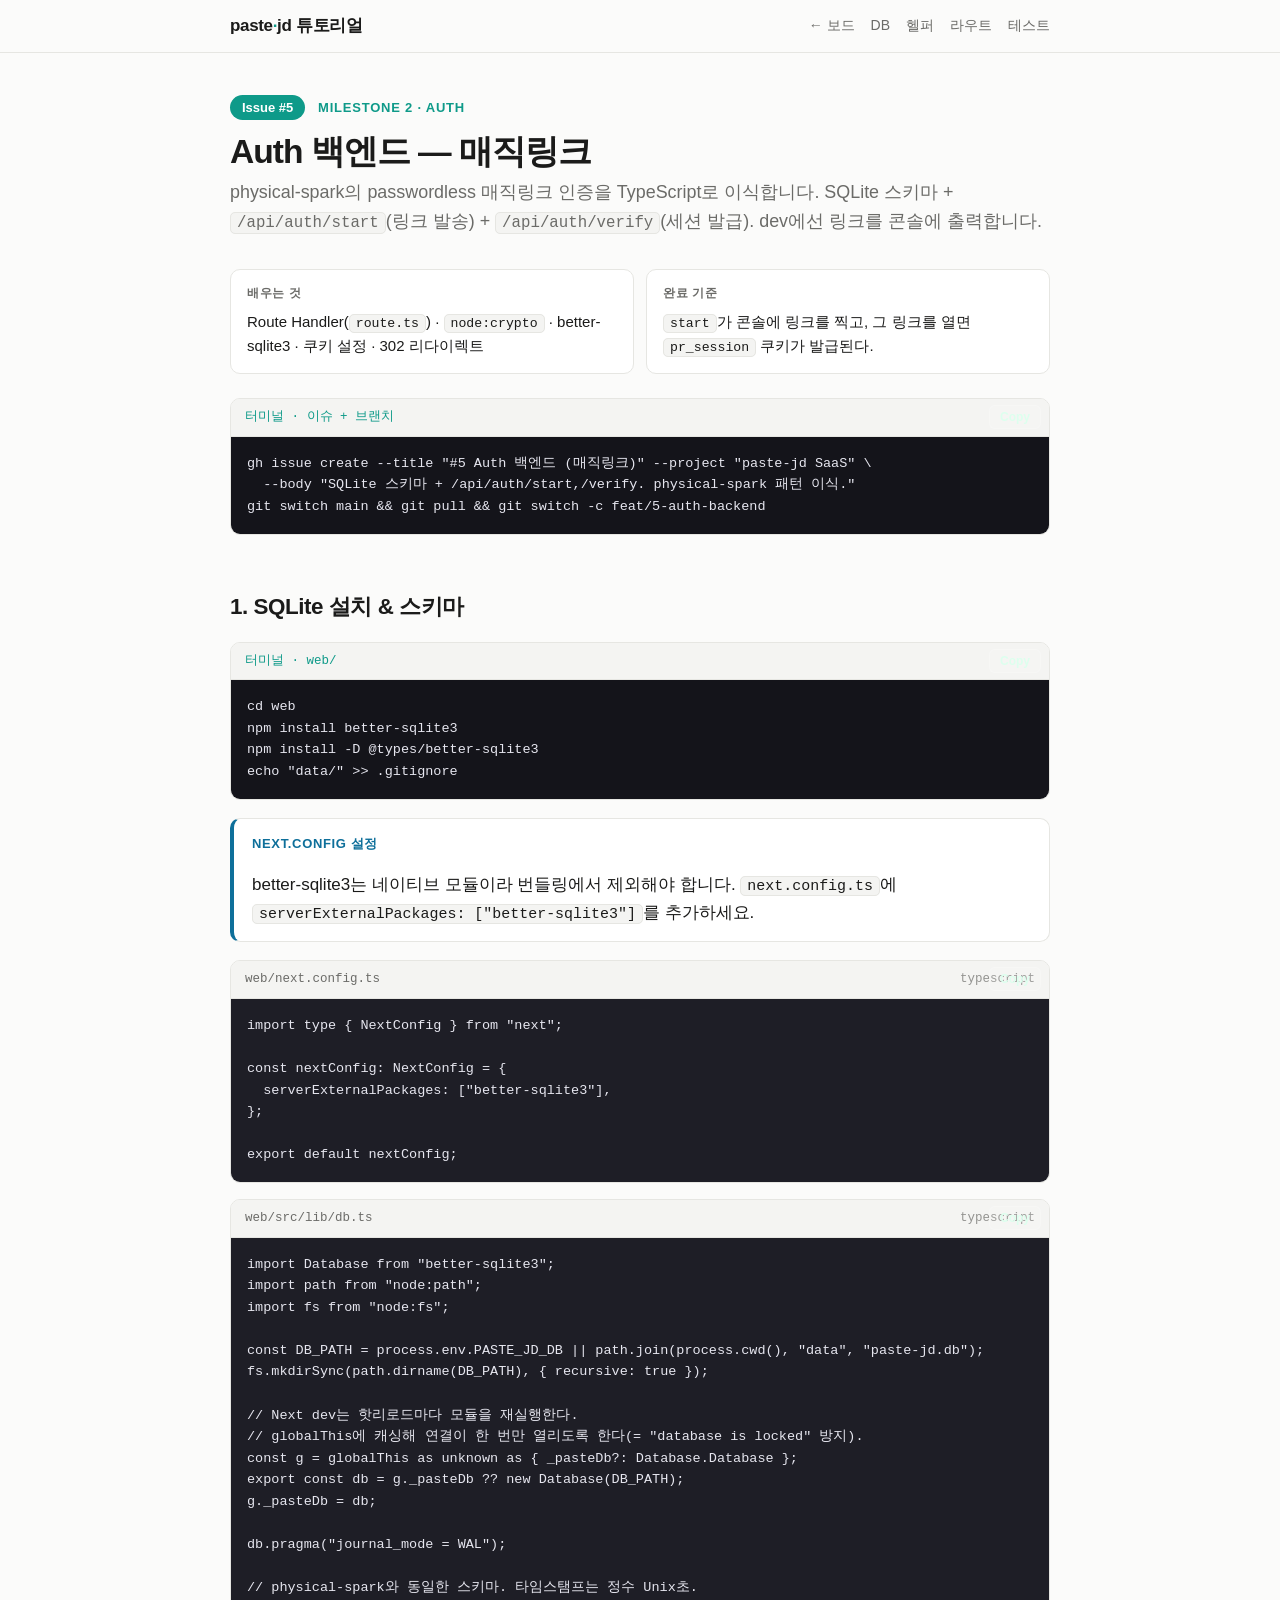
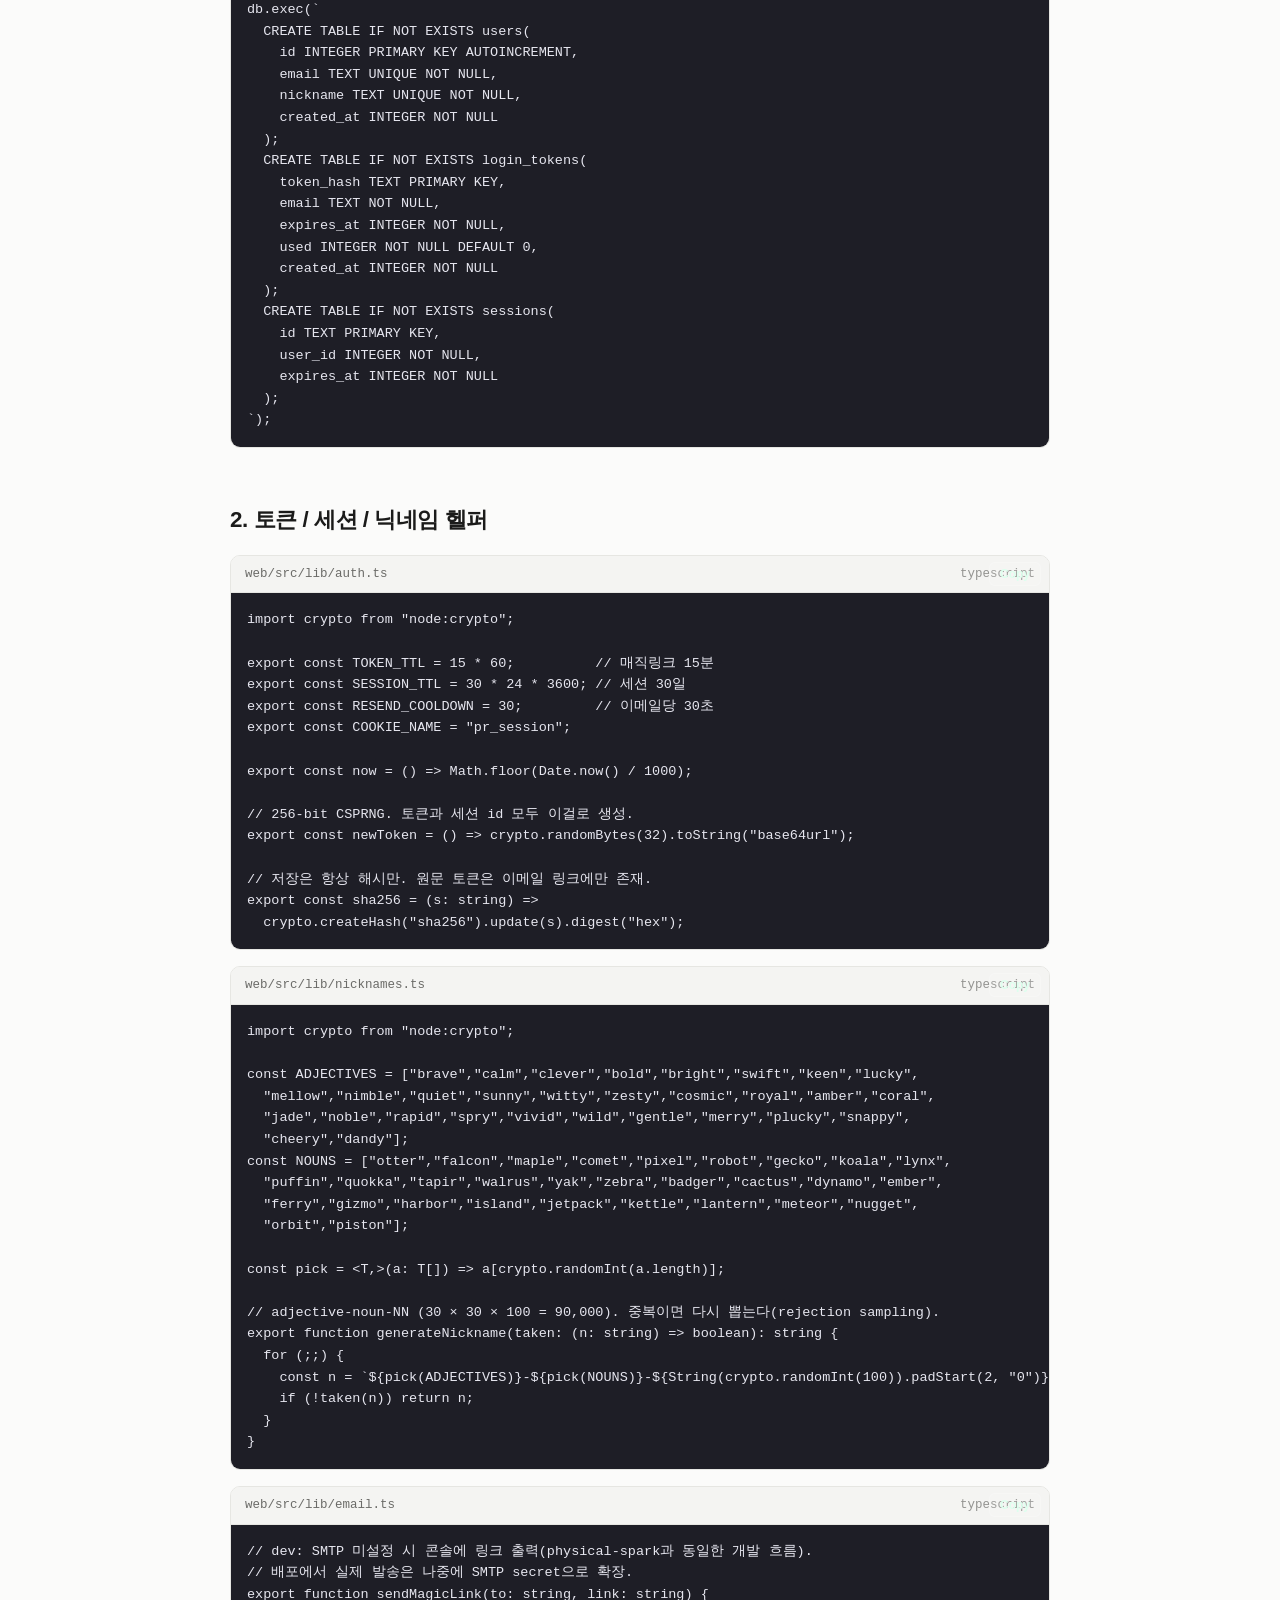
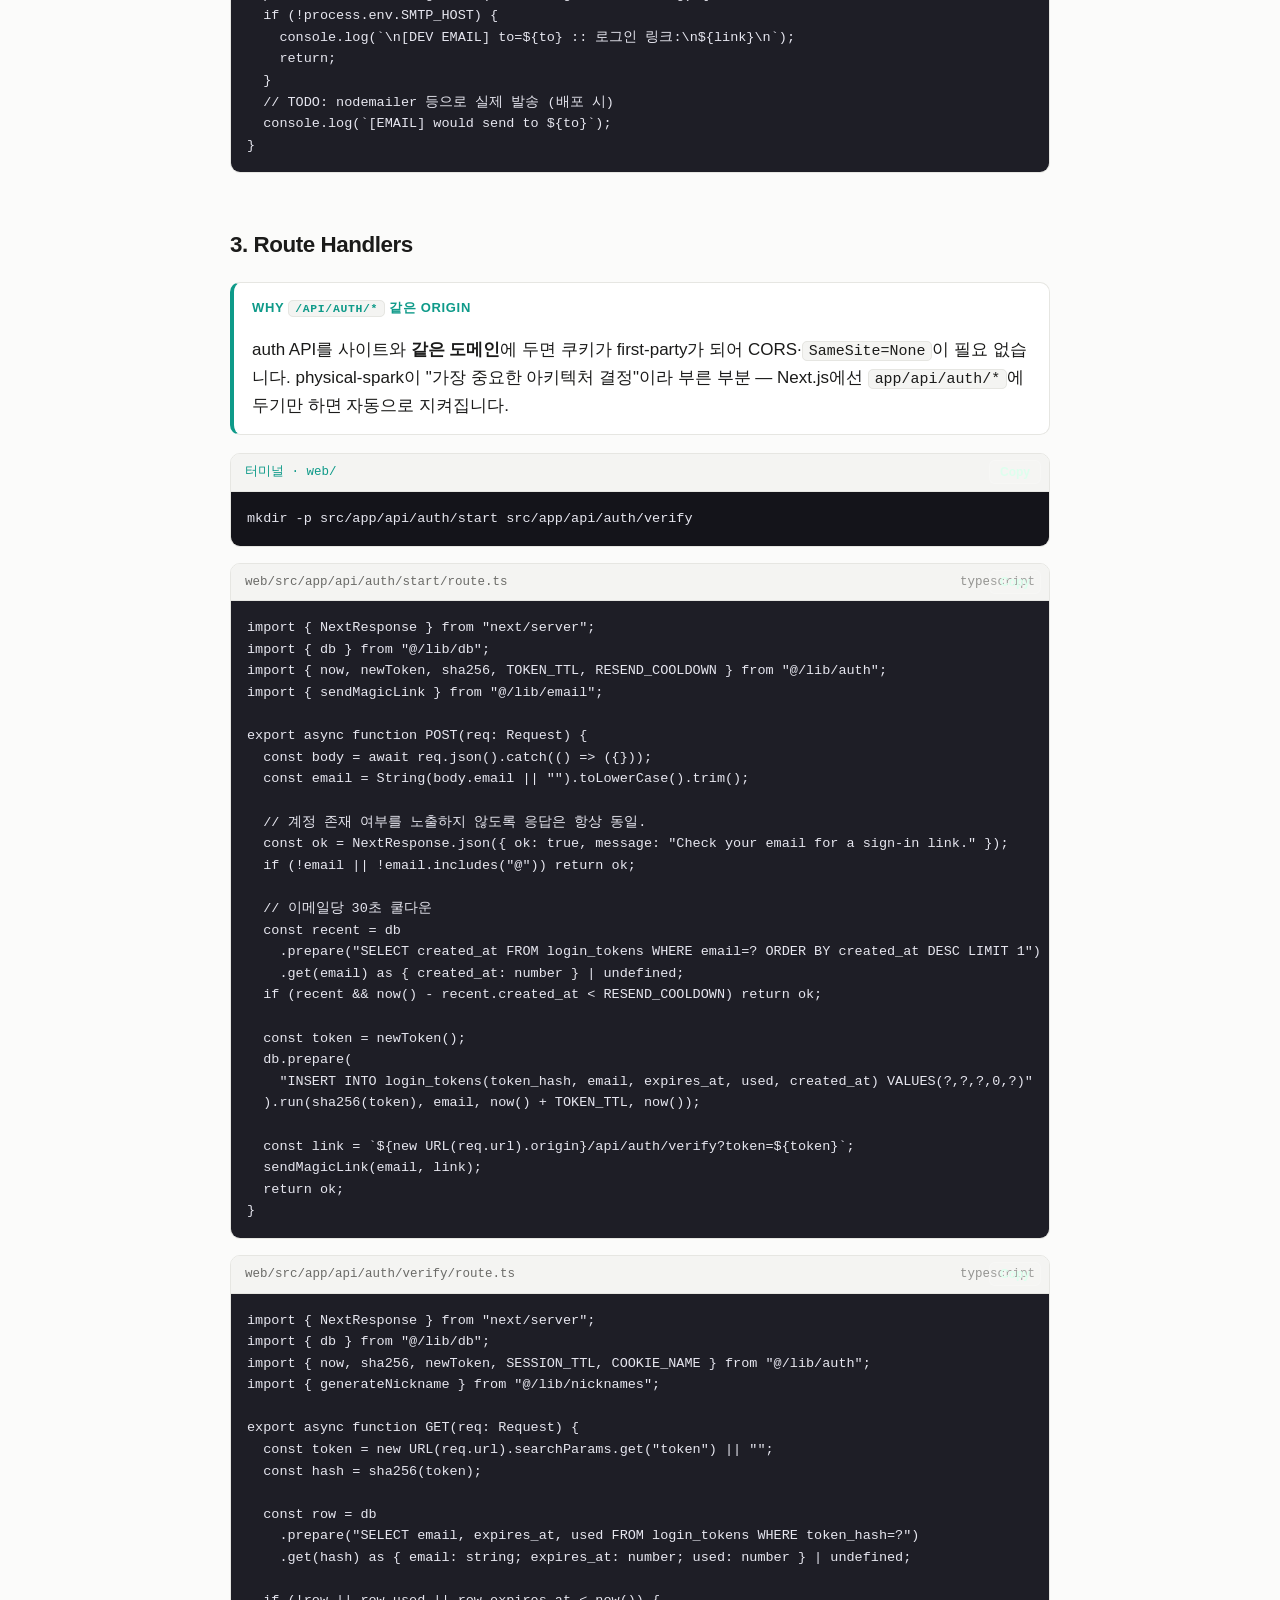
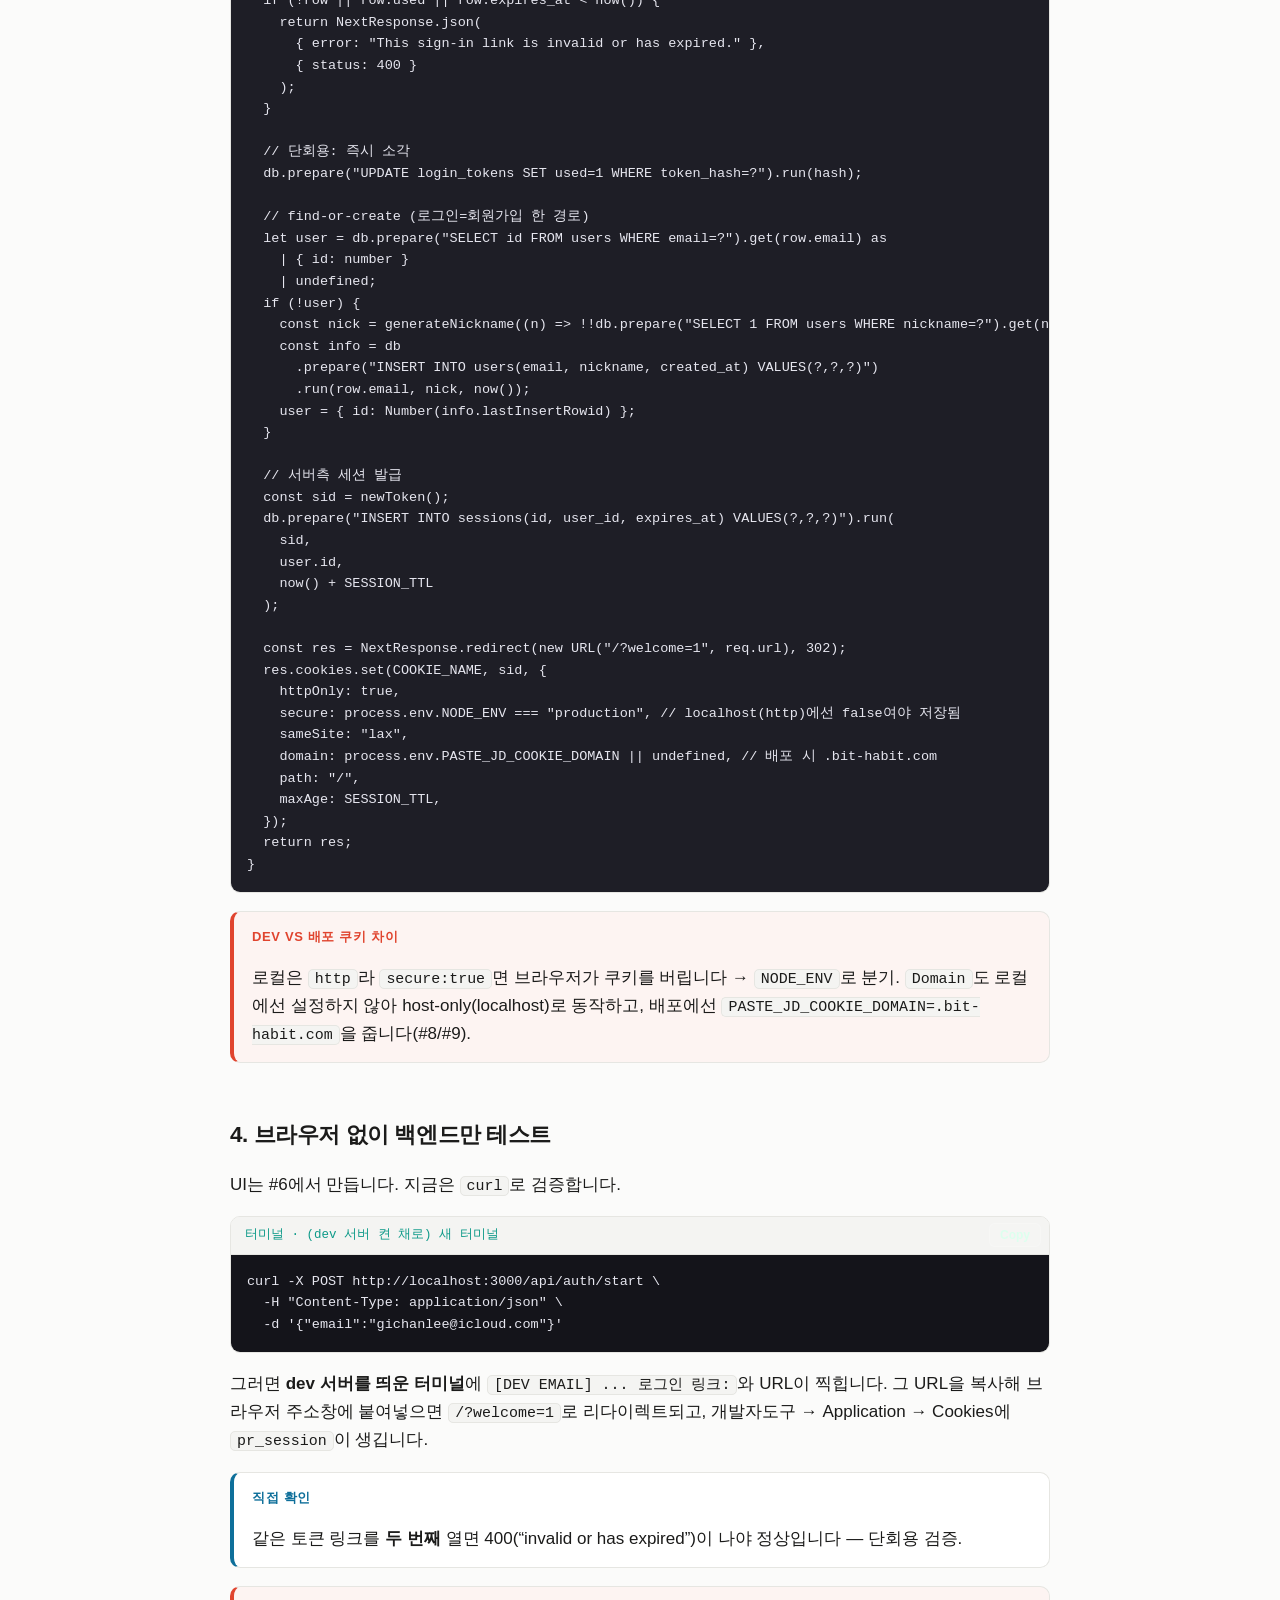
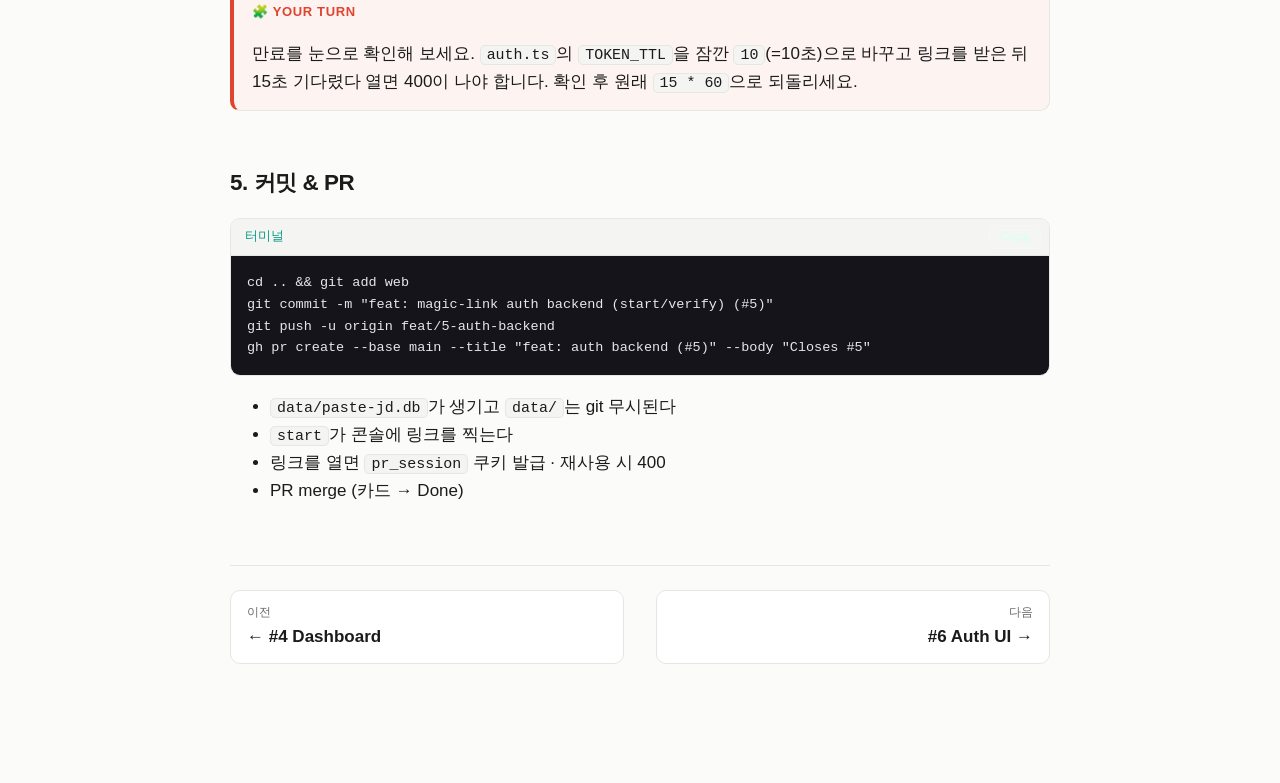
<file: tutorial/05-auth-backend.html>
<!doctype html>
<html lang="ko">
<head>
<meta charset="utf-8">
<meta name="viewport" content="width=device-width, initial-scale=1">
<title>#5 Auth 백엔드 · paste-jd 튜토리얼</title>
<link rel="stylesheet" href="style.css">
</head>
<body>
<header class="top">
  <div class="bar">
    <span class="brand">paste<span class="dot">·</span>jd 튜토리얼</span>
    <nav>
      <a href="index.html">← 보드</a>
      <a href="#db">DB</a>
      <a href="#helpers">헬퍼</a>
      <a href="#routes">라우트</a>
      <a href="#test">테스트</a>
    </nav>
  </div>
</header>

<div class="wrap">

  <section class="hero">
    <span class="issue-badge">Issue #5</span>
    <span class="eyebrow" style="margin-left:8px">Milestone 2 · Auth</span>
    <h1>Auth 백엔드 — 매직링크</h1>
    <p class="lede">physical-spark의 passwordless 매직링크 인증을 TypeScript로 이식합니다.
    SQLite 스키마 + <code>/api/auth/start</code>(링크 발송) + <code>/api/auth/verify</code>(세션 발급).
    dev에선 링크를 콘솔에 출력합니다.</p>
  </section>

  <div class="meta-grid">
    <div class="meta-card"><h4>배우는 것</h4>
      <p>Route Handler(<code>route.ts</code>) · <code>node:crypto</code> · better-sqlite3 · 쿠키 설정 · 302 리다이렉트</p></div>
    <div class="meta-card"><h4>완료 기준</h4>
      <p><code>start</code>가 콘솔에 링크를 찍고, 그 링크를 열면 <code>pr_session</code> 쿠키가 발급된다.</p></div>
  </div>

  <div class="code term"><div class="filename">터미널 · 이슈 + 브랜치</div><pre><code>gh issue create --title "#5 Auth 백엔드 (매직링크)" --project "paste-jd SaaS" \
  --body "SQLite 스키마 + /api/auth/start,/verify. physical-spark 패턴 이식."
git switch main &amp;&amp; git pull &amp;&amp; git switch -c feat/5-auth-backend</code></pre></div>

  <h2 id="db">1. SQLite 설치 &amp; 스키마</h2>
  <div class="code term"><div class="filename">터미널 · web/</div><pre><code>cd web
npm install better-sqlite3
npm install -D @types/better-sqlite3
echo "data/" &gt;&gt; .gitignore</code></pre></div>
  <div class="callout note"><span class="tag">next.config 설정</span>
    <p>better-sqlite3는 네이티브 모듈이라 번들링에서 제외해야 합니다. <code>next.config.ts</code>에
    <code>serverExternalPackages: ["better-sqlite3"]</code>를 추가하세요.</p></div>
  <div class="code"><div class="filename">web/next.config.ts<span class="lang">typescript</span></div><pre><code>import type { NextConfig } from "next";

const nextConfig: NextConfig = {
  serverExternalPackages: ["better-sqlite3"],
};

export default nextConfig;</code></pre></div>

  <div class="code"><div class="filename">web/src/lib/db.ts<span class="lang">typescript</span></div><pre><code>import Database from "better-sqlite3";
import path from "node:path";
import fs from "node:fs";

const DB_PATH = process.env.PASTE_JD_DB || path.join(process.cwd(), "data", "paste-jd.db");
fs.mkdirSync(path.dirname(DB_PATH), { recursive: true });

// Next dev는 핫리로드마다 모듈을 재실행한다.
// globalThis에 캐싱해 연결이 한 번만 열리도록 한다(= "database is locked" 방지).
const g = globalThis as unknown as { _pasteDb?: Database.Database };
export const db = g._pasteDb ?? new Database(DB_PATH);
g._pasteDb = db;

db.pragma("journal_mode = WAL");

// physical-spark와 동일한 스키마. 타임스탬프는 정수 Unix초.
db.exec(`
  CREATE TABLE IF NOT EXISTS users(
    id INTEGER PRIMARY KEY AUTOINCREMENT,
    email TEXT UNIQUE NOT NULL,
    nickname TEXT UNIQUE NOT NULL,
    created_at INTEGER NOT NULL
  );
  CREATE TABLE IF NOT EXISTS login_tokens(
    token_hash TEXT PRIMARY KEY,
    email TEXT NOT NULL,
    expires_at INTEGER NOT NULL,
    used INTEGER NOT NULL DEFAULT 0,
    created_at INTEGER NOT NULL
  );
  CREATE TABLE IF NOT EXISTS sessions(
    id TEXT PRIMARY KEY,
    user_id INTEGER NOT NULL,
    expires_at INTEGER NOT NULL
  );
`);</code></pre></div>

  <h2 id="helpers">2. 토큰 / 세션 / 닉네임 헬퍼</h2>
  <div class="code"><div class="filename">web/src/lib/auth.ts<span class="lang">typescript</span></div><pre><code>import crypto from "node:crypto";

export const TOKEN_TTL = 15 * 60;          // 매직링크 15분
export const SESSION_TTL = 30 * 24 * 3600; // 세션 30일
export const RESEND_COOLDOWN = 30;         // 이메일당 30초
export const COOKIE_NAME = "pr_session";

export const now = () =&gt; Math.floor(Date.now() / 1000);

// 256-bit CSPRNG. 토큰과 세션 id 모두 이걸로 생성.
export const newToken = () =&gt; crypto.randomBytes(32).toString("base64url");

// 저장은 항상 해시만. 원문 토큰은 이메일 링크에만 존재.
export const sha256 = (s: string) =&gt;
  crypto.createHash("sha256").update(s).digest("hex");</code></pre></div>

  <div class="code"><div class="filename">web/src/lib/nicknames.ts<span class="lang">typescript</span></div><pre><code>import crypto from "node:crypto";

const ADJECTIVES = ["brave","calm","clever","bold","bright","swift","keen","lucky",
  "mellow","nimble","quiet","sunny","witty","zesty","cosmic","royal","amber","coral",
  "jade","noble","rapid","spry","vivid","wild","gentle","merry","plucky","snappy",
  "cheery","dandy"];
const NOUNS = ["otter","falcon","maple","comet","pixel","robot","gecko","koala","lynx",
  "puffin","quokka","tapir","walrus","yak","zebra","badger","cactus","dynamo","ember",
  "ferry","gizmo","harbor","island","jetpack","kettle","lantern","meteor","nugget",
  "orbit","piston"];

const pick = &lt;T,&gt;(a: T[]) =&gt; a[crypto.randomInt(a.length)];

// adjective-noun-NN (30 × 30 × 100 = 90,000). 중복이면 다시 뽑는다(rejection sampling).
export function generateNickname(taken: (n: string) =&gt; boolean): string {
  for (;;) {
    const n = `${pick(ADJECTIVES)}-${pick(NOUNS)}-${String(crypto.randomInt(100)).padStart(2, "0")}`;
    if (!taken(n)) return n;
  }
}</code></pre></div>

  <div class="code"><div class="filename">web/src/lib/email.ts<span class="lang">typescript</span></div><pre><code>// dev: SMTP 미설정 시 콘솔에 링크 출력(physical-spark과 동일한 개발 흐름).
// 배포에서 실제 발송은 나중에 SMTP secret으로 확장.
export function sendMagicLink(to: string, link: string) {
  if (!process.env.SMTP_HOST) {
    console.log(`\n[DEV EMAIL] to=${to} :: 로그인 링크:\n${link}\n`);
    return;
  }
  // TODO: nodemailer 등으로 실제 발송 (배포 시)
  console.log(`[EMAIL] would send to ${to}`);
}</code></pre></div>

  <h2 id="routes">3. Route Handlers</h2>
  <div class="callout why"><span class="tag">Why <code>/api/auth/*</code> 같은 origin</span>
    <p>auth API를 사이트와 <b>같은 도메인</b>에 두면 쿠키가 first-party가 되어 CORS·<code>SameSite=None</code>이
    필요 없습니다. physical-spark이 "가장 중요한 아키텍처 결정"이라 부른 부분 — Next.js에선
    <code>app/api/auth/*</code>에 두기만 하면 자동으로 지켜집니다.</p></div>

  <div class="code term"><div class="filename">터미널 · web/</div><pre><code>mkdir -p src/app/api/auth/start src/app/api/auth/verify</code></pre></div>

  <div class="code"><div class="filename">web/src/app/api/auth/start/route.ts<span class="lang">typescript</span></div><pre><code>import { NextResponse } from "next/server";
import { db } from "@/lib/db";
import { now, newToken, sha256, TOKEN_TTL, RESEND_COOLDOWN } from "@/lib/auth";
import { sendMagicLink } from "@/lib/email";

export async function POST(req: Request) {
  const body = await req.json().catch(() =&gt; ({}));
  const email = String(body.email || "").toLowerCase().trim();

  // 계정 존재 여부를 노출하지 않도록 응답은 항상 동일.
  const ok = NextResponse.json({ ok: true, message: "Check your email for a sign-in link." });
  if (!email || !email.includes("@")) return ok;

  // 이메일당 30초 쿨다운
  const recent = db
    .prepare("SELECT created_at FROM login_tokens WHERE email=? ORDER BY created_at DESC LIMIT 1")
    .get(email) as { created_at: number } | undefined;
  if (recent &amp;&amp; now() - recent.created_at &lt; RESEND_COOLDOWN) return ok;

  const token = newToken();
  db.prepare(
    "INSERT INTO login_tokens(token_hash, email, expires_at, used, created_at) VALUES(?,?,?,0,?)"
  ).run(sha256(token), email, now() + TOKEN_TTL, now());

  const link = `${new URL(req.url).origin}/api/auth/verify?token=${token}`;
  sendMagicLink(email, link);
  return ok;
}</code></pre></div>

  <div class="code"><div class="filename">web/src/app/api/auth/verify/route.ts<span class="lang">typescript</span></div><pre><code>import { NextResponse } from "next/server";
import { db } from "@/lib/db";
import { now, sha256, newToken, SESSION_TTL, COOKIE_NAME } from "@/lib/auth";
import { generateNickname } from "@/lib/nicknames";

export async function GET(req: Request) {
  const token = new URL(req.url).searchParams.get("token") || "";
  const hash = sha256(token);

  const row = db
    .prepare("SELECT email, expires_at, used FROM login_tokens WHERE token_hash=?")
    .get(hash) as { email: string; expires_at: number; used: number } | undefined;

  if (!row || row.used || row.expires_at &lt; now()) {
    return NextResponse.json(
      { error: "This sign-in link is invalid or has expired." },
      { status: 400 }
    );
  }

  // 단회용: 즉시 소각
  db.prepare("UPDATE login_tokens SET used=1 WHERE token_hash=?").run(hash);

  // find-or-create (로그인=회원가입 한 경로)
  let user = db.prepare("SELECT id FROM users WHERE email=?").get(row.email) as
    | { id: number }
    | undefined;
  if (!user) {
    const nick = generateNickname((n) =&gt; !!db.prepare("SELECT 1 FROM users WHERE nickname=?").get(n));
    const info = db
      .prepare("INSERT INTO users(email, nickname, created_at) VALUES(?,?,?)")
      .run(row.email, nick, now());
    user = { id: Number(info.lastInsertRowid) };
  }

  // 서버측 세션 발급
  const sid = newToken();
  db.prepare("INSERT INTO sessions(id, user_id, expires_at) VALUES(?,?,?)").run(
    sid,
    user.id,
    now() + SESSION_TTL
  );

  const res = NextResponse.redirect(new URL("/?welcome=1", req.url), 302);
  res.cookies.set(COOKIE_NAME, sid, {
    httpOnly: true,
    secure: process.env.NODE_ENV === "production", // localhost(http)에선 false여야 저장됨
    sameSite: "lax",
    domain: process.env.PASTE_JD_COOKIE_DOMAIN || undefined, // 배포 시 .bit-habit.com
    path: "/",
    maxAge: SESSION_TTL,
  });
  return res;
}</code></pre></div>
  <div class="callout learn"><span class="tag">dev vs 배포 쿠키 차이</span>
    <p>로컬은 <code>http</code>라 <code>secure:true</code>면 브라우저가 쿠키를 버립니다 → <code>NODE_ENV</code>로 분기.
    <code>Domain</code>도 로컬에선 설정하지 않아 host-only(localhost)로 동작하고, 배포에선
    <code>PASTE_JD_COOKIE_DOMAIN=.bit-habit.com</code>을 줍니다(#8/#9).</p></div>

  <h2 id="test">4. 브라우저 없이 백엔드만 테스트</h2>
  <p>UI는 #6에서 만듭니다. 지금은 <code>curl</code>로 검증합니다.</p>
  <div class="code term"><div class="filename">터미널 · (dev 서버 켠 채로) 새 터미널</div><pre><code>curl -X POST http://localhost:3000/api/auth/start \
  -H "Content-Type: application/json" \
  -d '{"email":"gichanlee@icloud.com"}'</code></pre></div>
  <p>그러면 <b>dev 서버를 띄운 터미널</b>에 <code>[DEV EMAIL] ... 로그인 링크:</code>와 URL이 찍힙니다.
  그 URL을 복사해 브라우저 주소창에 붙여넣으면 <code>/?welcome=1</code>로 리다이렉트되고,
  개발자도구 → Application → Cookies에 <code>pr_session</code>이 생깁니다.</p>
  <div class="callout note"><span class="tag">직접 확인</span>
    <p>같은 토큰 링크를 <b>두 번째</b> 열면 400(“invalid or has expired”)이 나야 정상입니다 — 단회용 검증.</p></div>

  <div class="callout learn"><span class="tag">🧩 Your turn</span>
    <p>만료를 눈으로 확인해 보세요. <code>auth.ts</code>의 <code>TOKEN_TTL</code>을 잠깐 <code>10</code>(=10초)으로 바꾸고
    링크를 받은 뒤 15초 기다렸다 열면 400이 나야 합니다. 확인 후 원래 <code>15 * 60</code>으로 되돌리세요.</p></div>

  <h2>5. 커밋 &amp; PR</h2>
  <div class="code term"><div class="filename">터미널</div><pre><code>cd .. &amp;&amp; git add web
git commit -m "feat: magic-link auth backend (start/verify) (#5)"
git push -u origin feat/5-auth-backend
gh pr create --base main --title "feat: auth backend (#5)" --body "Closes #5"</code></pre></div>

  <ul class="check">
    <li><code>data/paste-jd.db</code>가 생기고 <code>data/</code>는 git 무시된다</li>
    <li><code>start</code>가 콘솔에 링크를 찍는다</li>
    <li>링크를 열면 <code>pr_session</code> 쿠키 발급 · 재사용 시 400</li>
    <li>PR merge (카드 → Done)</li>
  </ul>

  <div class="pager">
    <a href="04-dashboard.html"><span>이전</span><b>← #4 Dashboard</b></a>
    <a class="next" href="06-auth-ui.html"><span>다음</span><b>#6 Auth UI →</b></a>
  </div>

</div>
<script src="copy.js"></script>
</body>
</html>
</file>
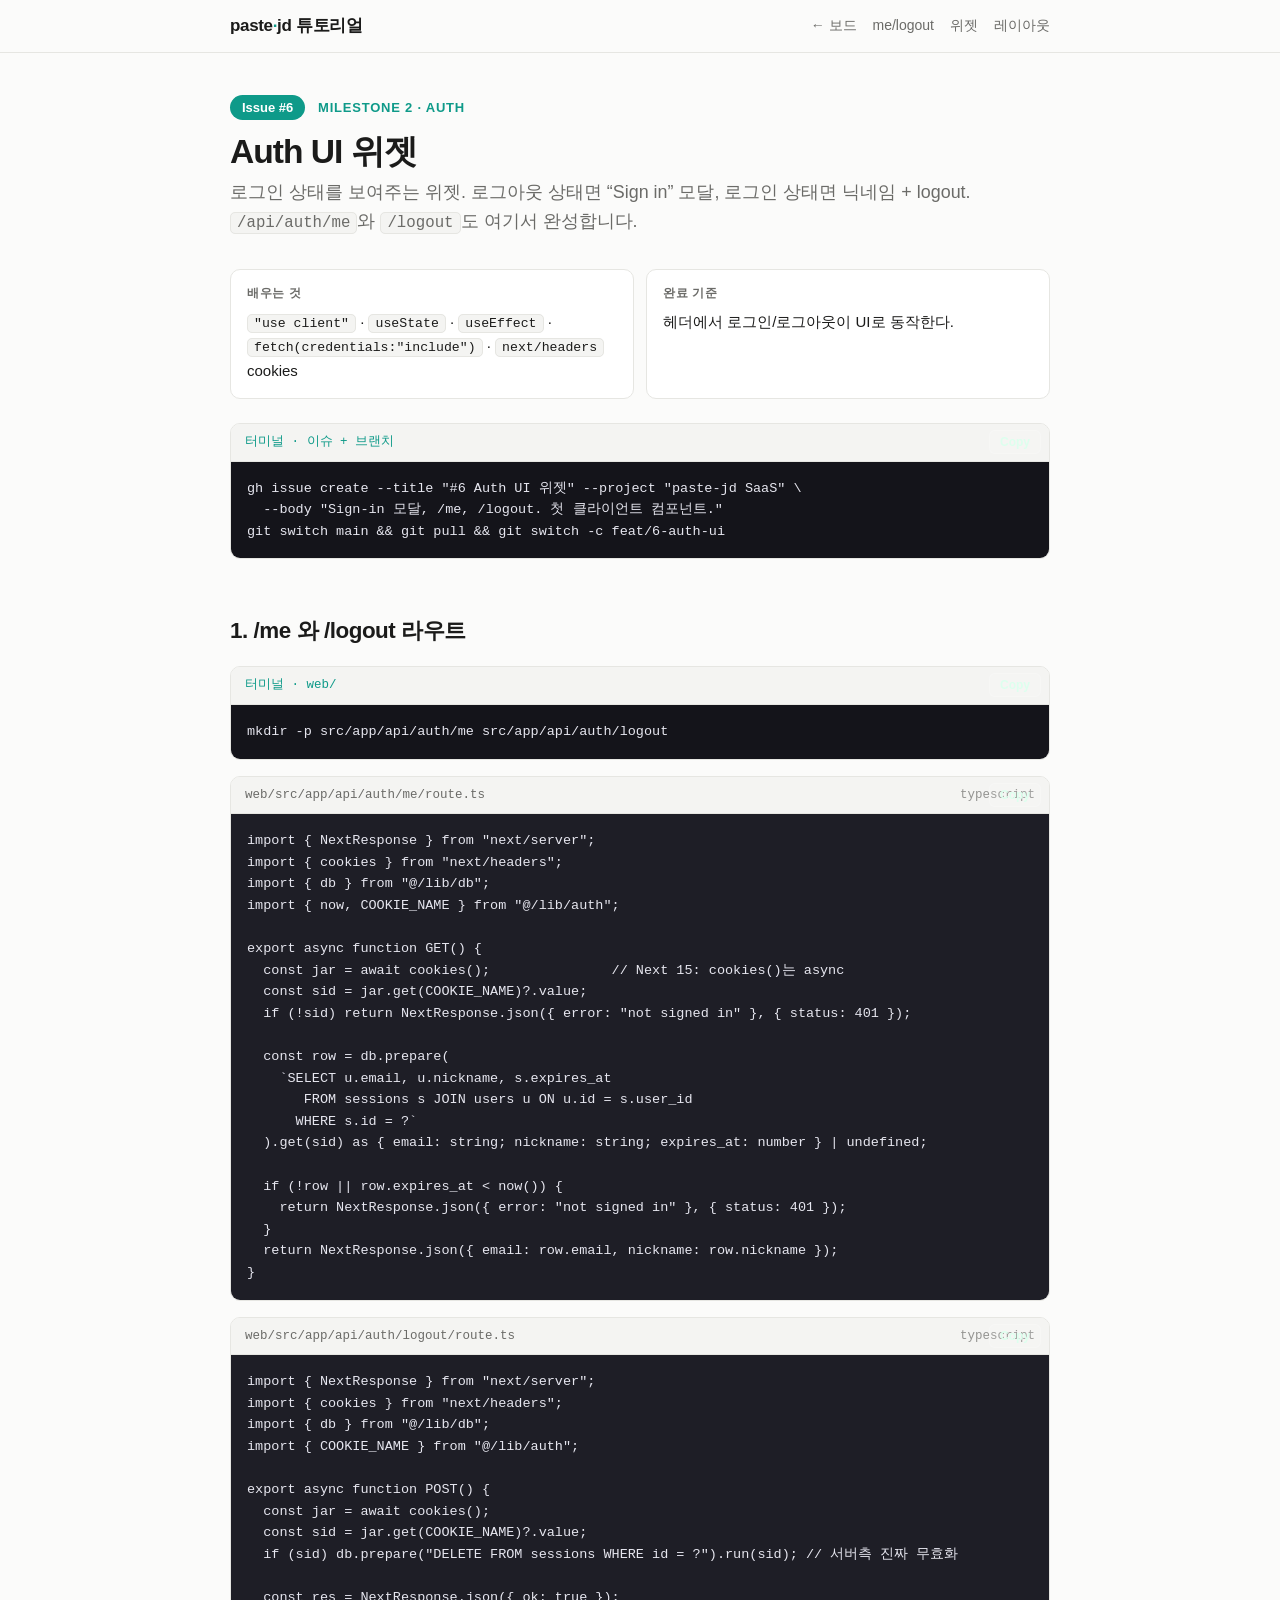
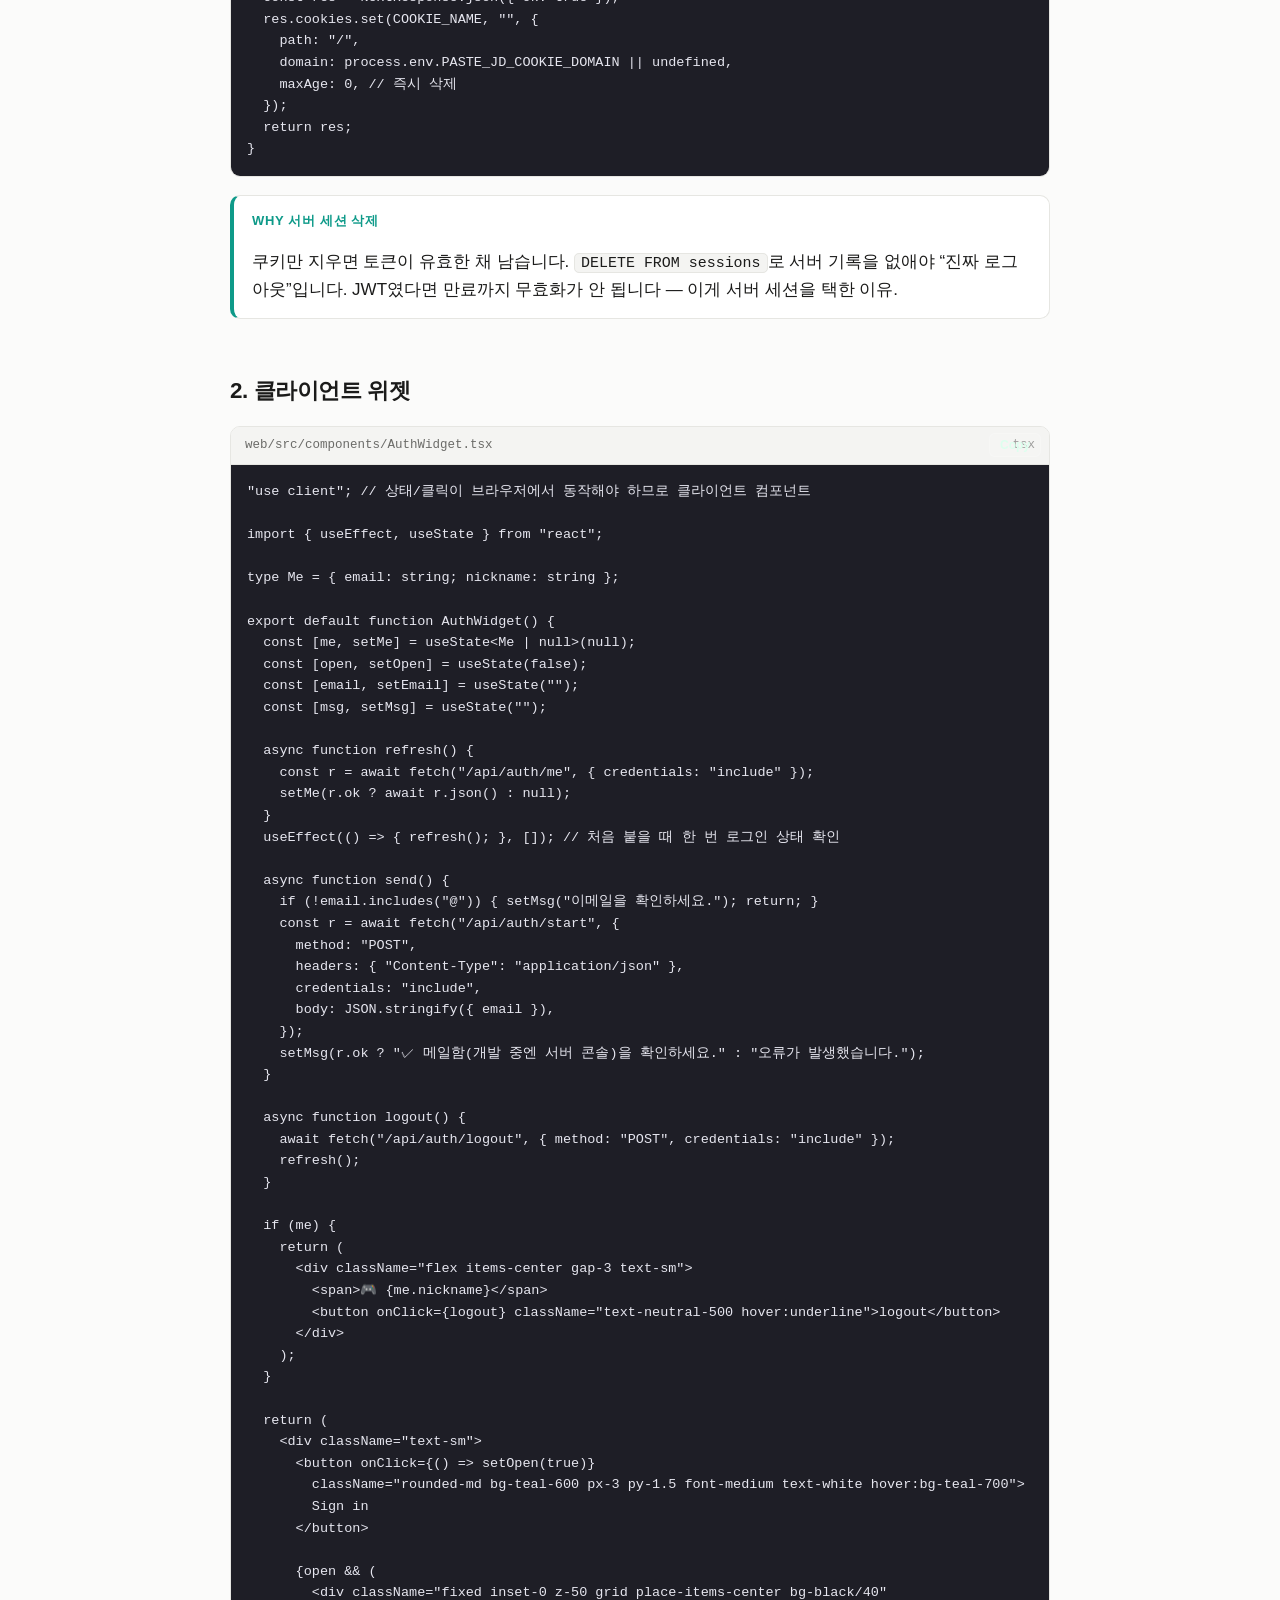
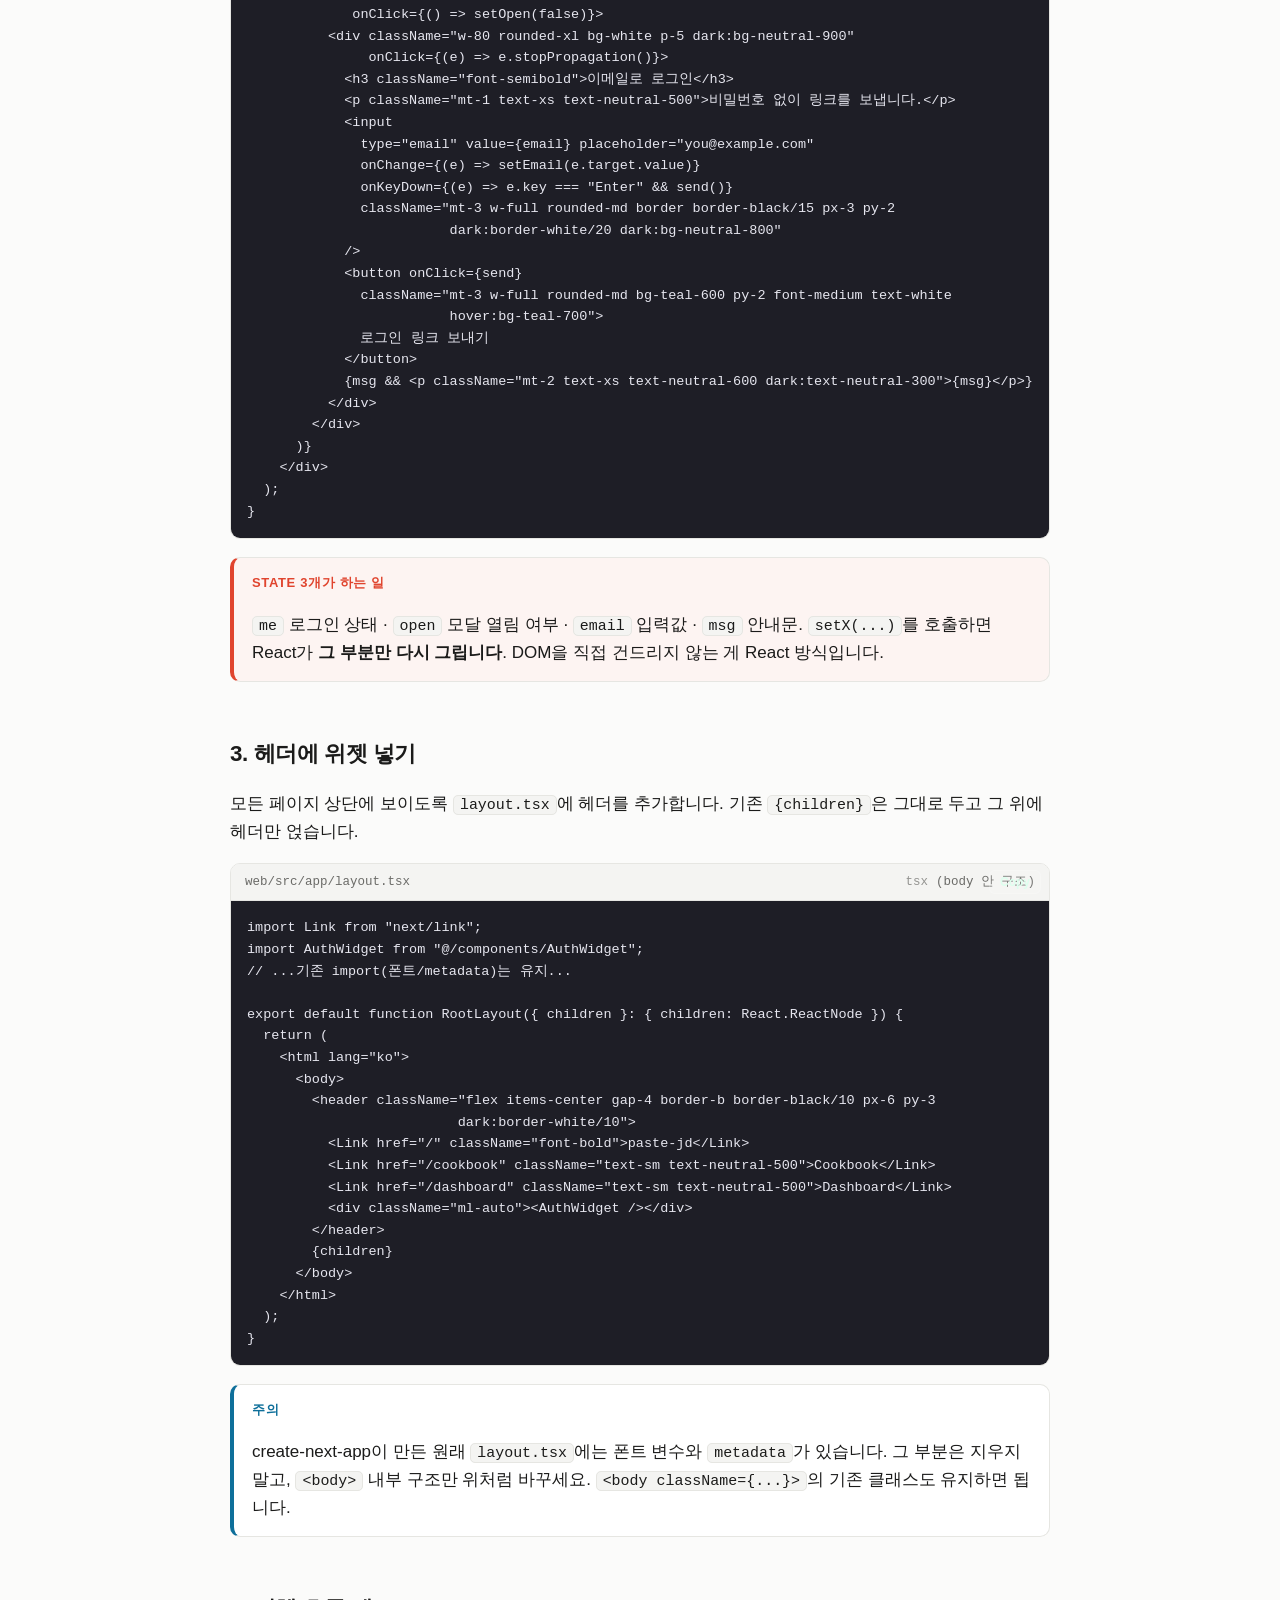
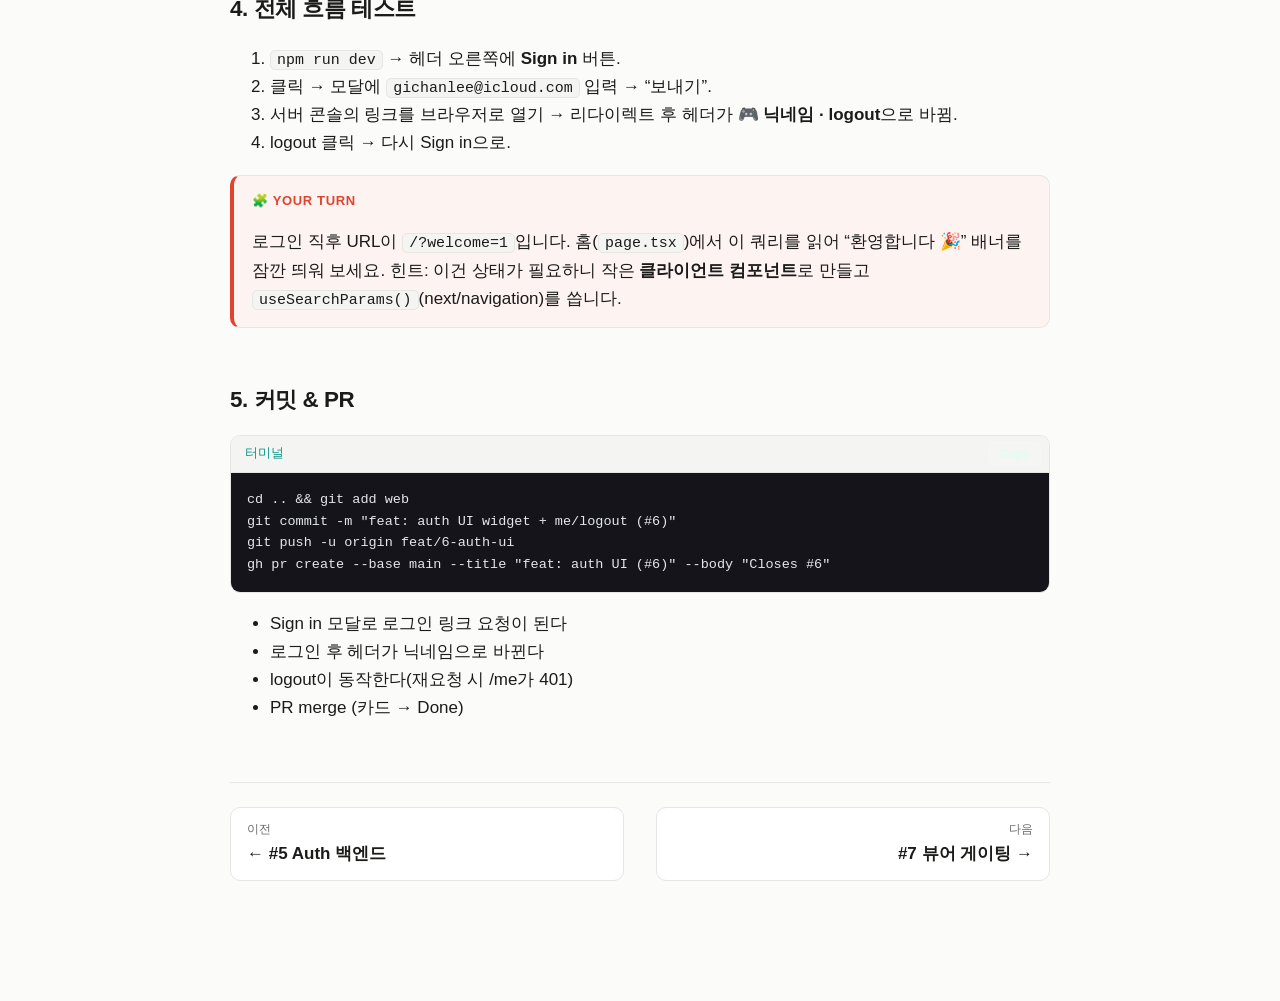
<file: tutorial/06-auth-ui.html>
<!doctype html>
<html lang="ko">
<head>
<meta charset="utf-8">
<meta name="viewport" content="width=device-width, initial-scale=1">
<title>#6 Auth UI · paste-jd 튜토리얼</title>
<link rel="stylesheet" href="style.css">
</head>
<body>
<header class="top">
  <div class="bar">
    <span class="brand">paste<span class="dot">·</span>jd 튜토리얼</span>
    <nav>
      <a href="index.html">← 보드</a>
      <a href="#routes">me/logout</a>
      <a href="#widget">위젯</a>
      <a href="#layout">레이아웃</a>
    </nav>
  </div>
</header>

<div class="wrap">

  <section class="hero">
    <span class="issue-badge">Issue #6</span>
    <span class="eyebrow" style="margin-left:8px">Milestone 2 · Auth</span>
    <h1>Auth UI 위젯</h1>
    <p class="lede">로그인 상태를 보여주는 위젯. 로그아웃 상태면 “Sign in” 모달, 로그인 상태면
    닉네임 + logout. <code>/api/auth/me</code>와 <code>/logout</code>도 여기서 완성합니다.</p>
  </section>

  <div class="meta-grid">
    <div class="meta-card"><h4>배우는 것</h4>
      <p><code>"use client"</code> · <code>useState</code> · <code>useEffect</code> ·
      <code>fetch(credentials:"include")</code> · <code>next/headers</code> cookies</p></div>
    <div class="meta-card"><h4>완료 기준</h4>
      <p>헤더에서 로그인/로그아웃이 UI로 동작한다.</p></div>
  </div>

  <div class="code term"><div class="filename">터미널 · 이슈 + 브랜치</div><pre><code>gh issue create --title "#6 Auth UI 위젯" --project "paste-jd SaaS" \
  --body "Sign-in 모달, /me, /logout. 첫 클라이언트 컴포넌트."
git switch main &amp;&amp; git pull &amp;&amp; git switch -c feat/6-auth-ui</code></pre></div>

  <h2 id="routes">1. /me 와 /logout 라우트</h2>
  <div class="code term"><div class="filename">터미널 · web/</div><pre><code>mkdir -p src/app/api/auth/me src/app/api/auth/logout</code></pre></div>

  <div class="code"><div class="filename">web/src/app/api/auth/me/route.ts<span class="lang">typescript</span></div><pre><code>import { NextResponse } from "next/server";
import { cookies } from "next/headers";
import { db } from "@/lib/db";
import { now, COOKIE_NAME } from "@/lib/auth";

export async function GET() {
  const jar = await cookies();               // Next 15: cookies()는 async
  const sid = jar.get(COOKIE_NAME)?.value;
  if (!sid) return NextResponse.json({ error: "not signed in" }, { status: 401 });

  const row = db.prepare(
    `SELECT u.email, u.nickname, s.expires_at
       FROM sessions s JOIN users u ON u.id = s.user_id
      WHERE s.id = ?`
  ).get(sid) as { email: string; nickname: string; expires_at: number } | undefined;

  if (!row || row.expires_at &lt; now()) {
    return NextResponse.json({ error: "not signed in" }, { status: 401 });
  }
  return NextResponse.json({ email: row.email, nickname: row.nickname });
}</code></pre></div>

  <div class="code"><div class="filename">web/src/app/api/auth/logout/route.ts<span class="lang">typescript</span></div><pre><code>import { NextResponse } from "next/server";
import { cookies } from "next/headers";
import { db } from "@/lib/db";
import { COOKIE_NAME } from "@/lib/auth";

export async function POST() {
  const jar = await cookies();
  const sid = jar.get(COOKIE_NAME)?.value;
  if (sid) db.prepare("DELETE FROM sessions WHERE id = ?").run(sid); // 서버측 진짜 무효화

  const res = NextResponse.json({ ok: true });
  res.cookies.set(COOKIE_NAME, "", {
    path: "/",
    domain: process.env.PASTE_JD_COOKIE_DOMAIN || undefined,
    maxAge: 0, // 즉시 삭제
  });
  return res;
}</code></pre></div>
  <div class="callout why"><span class="tag">Why 서버 세션 삭제</span>
    <p>쿠키만 지우면 토큰이 유효한 채 남습니다. <code>DELETE FROM sessions</code>로 서버 기록을 없애야
    “진짜 로그아웃”입니다. JWT였다면 만료까지 무효화가 안 됩니다 — 이게 서버 세션을 택한 이유.</p></div>

  <h2 id="widget">2. 클라이언트 위젯</h2>
  <div class="code"><div class="filename">web/src/components/AuthWidget.tsx<span class="lang">tsx</span></div><pre><code>"use client"; // 상태/클릭이 브라우저에서 동작해야 하므로 클라이언트 컴포넌트

import { useEffect, useState } from "react";

type Me = { email: string; nickname: string };

export default function AuthWidget() {
  const [me, setMe] = useState&lt;Me | null&gt;(null);
  const [open, setOpen] = useState(false);
  const [email, setEmail] = useState("");
  const [msg, setMsg] = useState("");

  async function refresh() {
    const r = await fetch("/api/auth/me", { credentials: "include" });
    setMe(r.ok ? await r.json() : null);
  }
  useEffect(() =&gt; { refresh(); }, []); // 처음 붙을 때 한 번 로그인 상태 확인

  async function send() {
    if (!email.includes("@")) { setMsg("이메일을 확인하세요."); return; }
    const r = await fetch("/api/auth/start", {
      method: "POST",
      headers: { "Content-Type": "application/json" },
      credentials: "include",
      body: JSON.stringify({ email }),
    });
    setMsg(r.ok ? "✓ 메일함(개발 중엔 서버 콘솔)을 확인하세요." : "오류가 발생했습니다.");
  }

  async function logout() {
    await fetch("/api/auth/logout", { method: "POST", credentials: "include" });
    refresh();
  }

  if (me) {
    return (
      &lt;div className="flex items-center gap-3 text-sm"&gt;
        &lt;span&gt;🎮 {me.nickname}&lt;/span&gt;
        &lt;button onClick={logout} className="text-neutral-500 hover:underline"&gt;logout&lt;/button&gt;
      &lt;/div&gt;
    );
  }

  return (
    &lt;div className="text-sm"&gt;
      &lt;button onClick={() =&gt; setOpen(true)}
        className="rounded-md bg-teal-600 px-3 py-1.5 font-medium text-white hover:bg-teal-700"&gt;
        Sign in
      &lt;/button&gt;

      {open &amp;&amp; (
        &lt;div className="fixed inset-0 z-50 grid place-items-center bg-black/40"
             onClick={() =&gt; setOpen(false)}&gt;
          &lt;div className="w-80 rounded-xl bg-white p-5 dark:bg-neutral-900"
               onClick={(e) =&gt; e.stopPropagation()}&gt;
            &lt;h3 className="font-semibold"&gt;이메일로 로그인&lt;/h3&gt;
            &lt;p className="mt-1 text-xs text-neutral-500"&gt;비밀번호 없이 링크를 보냅니다.&lt;/p&gt;
            &lt;input
              type="email" value={email} placeholder="you@example.com"
              onChange={(e) =&gt; setEmail(e.target.value)}
              onKeyDown={(e) =&gt; e.key === "Enter" &amp;&amp; send()}
              className="mt-3 w-full rounded-md border border-black/15 px-3 py-2
                         dark:border-white/20 dark:bg-neutral-800"
            /&gt;
            &lt;button onClick={send}
              className="mt-3 w-full rounded-md bg-teal-600 py-2 font-medium text-white
                         hover:bg-teal-700"&gt;
              로그인 링크 보내기
            &lt;/button&gt;
            {msg &amp;&amp; &lt;p className="mt-2 text-xs text-neutral-600 dark:text-neutral-300"&gt;{msg}&lt;/p&gt;}
          &lt;/div&gt;
        &lt;/div&gt;
      )}
    &lt;/div&gt;
  );
}</code></pre></div>
  <div class="callout learn"><span class="tag">state 3개가 하는 일</span>
    <p><code>me</code> 로그인 상태 · <code>open</code> 모달 열림 여부 · <code>email</code> 입력값 ·
    <code>msg</code> 안내문. <code>setX(...)</code>를 호출하면 React가 <b>그 부분만 다시 그립니다</b>.
    DOM을 직접 건드리지 않는 게 React 방식입니다.</p></div>

  <h2 id="layout">3. 헤더에 위젯 넣기</h2>
  <p>모든 페이지 상단에 보이도록 <code>layout.tsx</code>에 헤더를 추가합니다. 기존 <code>{children}</code>은
  그대로 두고 그 위에 헤더만 얹습니다.</p>
  <div class="code"><div class="filename">web/src/app/layout.tsx<span class="lang">tsx</span> (body 안 구조)</div><pre><code>import Link from "next/link";
import AuthWidget from "@/components/AuthWidget";
// ...기존 import(폰트/metadata)는 유지...

export default function RootLayout({ children }: { children: React.ReactNode }) {
  return (
    &lt;html lang="ko"&gt;
      &lt;body&gt;
        &lt;header className="flex items-center gap-4 border-b border-black/10 px-6 py-3
                          dark:border-white/10"&gt;
          &lt;Link href="/" className="font-bold"&gt;paste-jd&lt;/Link&gt;
          &lt;Link href="/cookbook" className="text-sm text-neutral-500"&gt;Cookbook&lt;/Link&gt;
          &lt;Link href="/dashboard" className="text-sm text-neutral-500"&gt;Dashboard&lt;/Link&gt;
          &lt;div className="ml-auto"&gt;&lt;AuthWidget /&gt;&lt;/div&gt;
        &lt;/header&gt;
        {children}
      &lt;/body&gt;
    &lt;/html&gt;
  );
}</code></pre></div>
  <div class="callout note"><span class="tag">주의</span>
    <p>create-next-app이 만든 원래 <code>layout.tsx</code>에는 폰트 변수와 <code>metadata</code>가 있습니다.
    그 부분은 지우지 말고, <code>&lt;body&gt;</code> 내부 구조만 위처럼 바꾸세요. <code>&lt;body className={...}&gt;</code>의
    기존 클래스도 유지하면 됩니다.</p></div>

  <h2 id="test">4. 전체 흐름 테스트</h2>
  <ol>
    <li><code>npm run dev</code> → 헤더 오른쪽에 <b>Sign in</b> 버튼.</li>
    <li>클릭 → 모달에 <code>gichanlee@icloud.com</code> 입력 → “보내기”.</li>
    <li>서버 콘솔의 링크를 브라우저로 열기 → 리다이렉트 후 헤더가 <b>🎮 닉네임 · logout</b>으로 바뀜.</li>
    <li>logout 클릭 → 다시 Sign in으로.</li>
  </ol>

  <div class="callout learn"><span class="tag">🧩 Your turn</span>
    <p>로그인 직후 URL이 <code>/?welcome=1</code>입니다. 홈(<code>page.tsx</code>)에서 이 쿼리를 읽어
    “환영합니다 🎉” 배너를 잠깐 띄워 보세요. 힌트: 이건 상태가 필요하니 작은
    <b>클라이언트 컴포넌트</b>로 만들고 <code>useSearchParams()</code>(next/navigation)를 씁니다.</p></div>

  <h2>5. 커밋 &amp; PR</h2>
  <div class="code term"><div class="filename">터미널</div><pre><code>cd .. &amp;&amp; git add web
git commit -m "feat: auth UI widget + me/logout (#6)"
git push -u origin feat/6-auth-ui
gh pr create --base main --title "feat: auth UI (#6)" --body "Closes #6"</code></pre></div>

  <ul class="check">
    <li>Sign in 모달로 로그인 링크 요청이 된다</li>
    <li>로그인 후 헤더가 닉네임으로 바뀐다</li>
    <li>logout이 동작한다(재요청 시 /me가 401)</li>
    <li>PR merge (카드 → Done)</li>
  </ul>

  <div class="pager">
    <a href="05-auth-backend.html"><span>이전</span><b>← #5 Auth 백엔드</b></a>
    <a class="next" href="07-viewer-gating.html"><span>다음</span><b>#7 뷰어 게이팅 →</b></a>
  </div>

</div>
<script src="copy.js"></script>
</body>
</html>
</file>
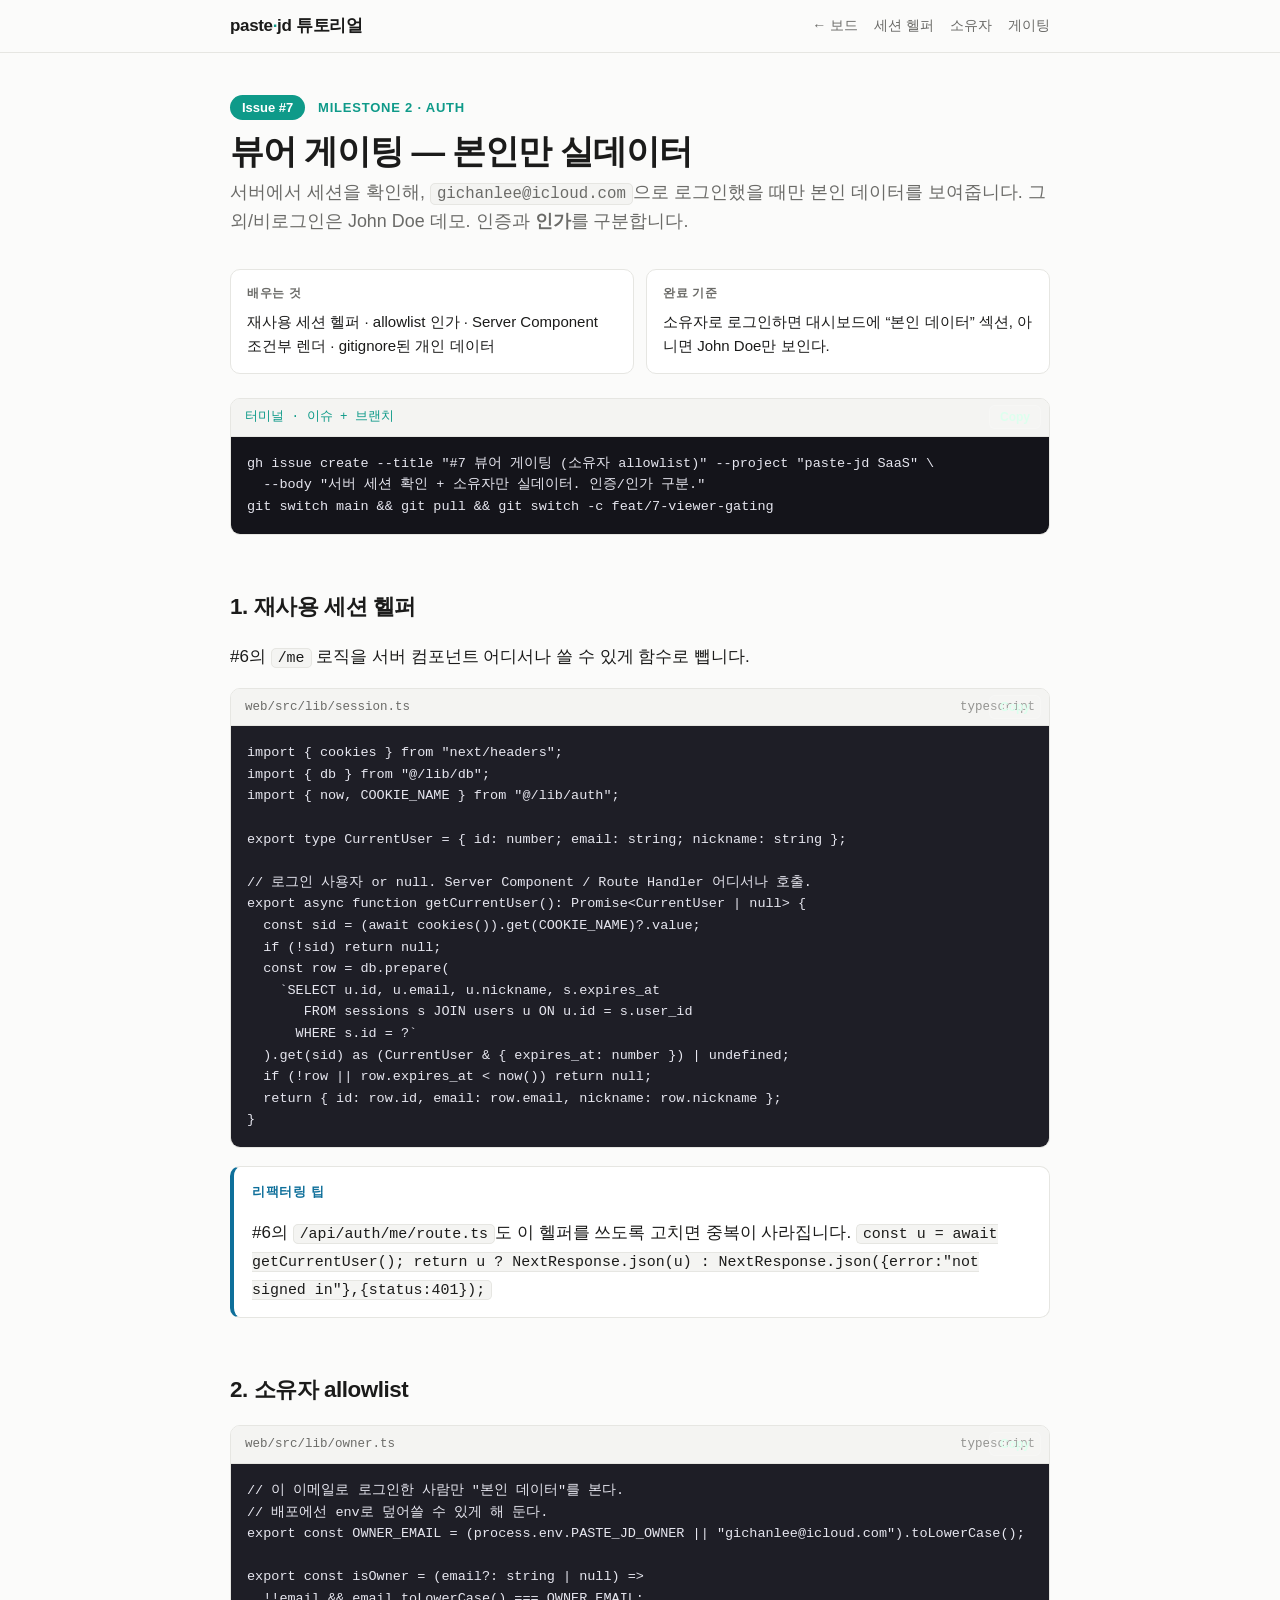
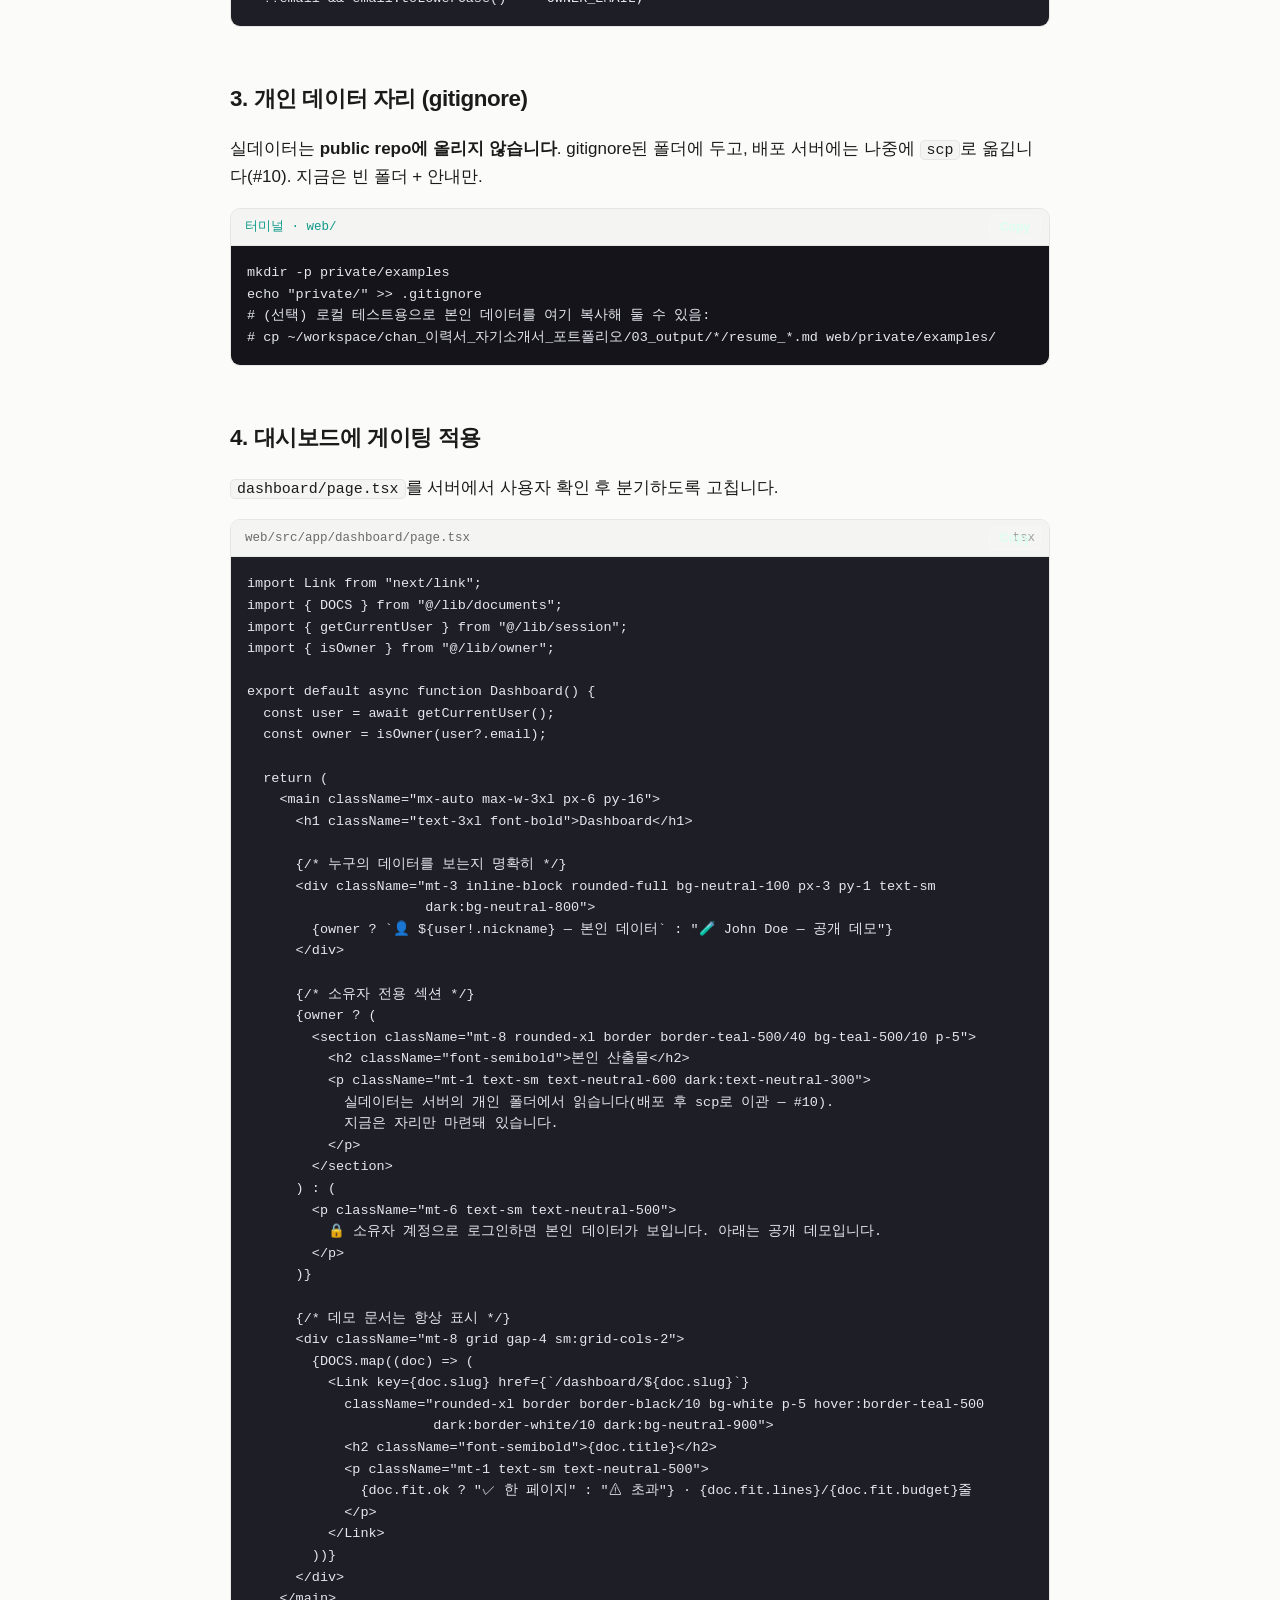
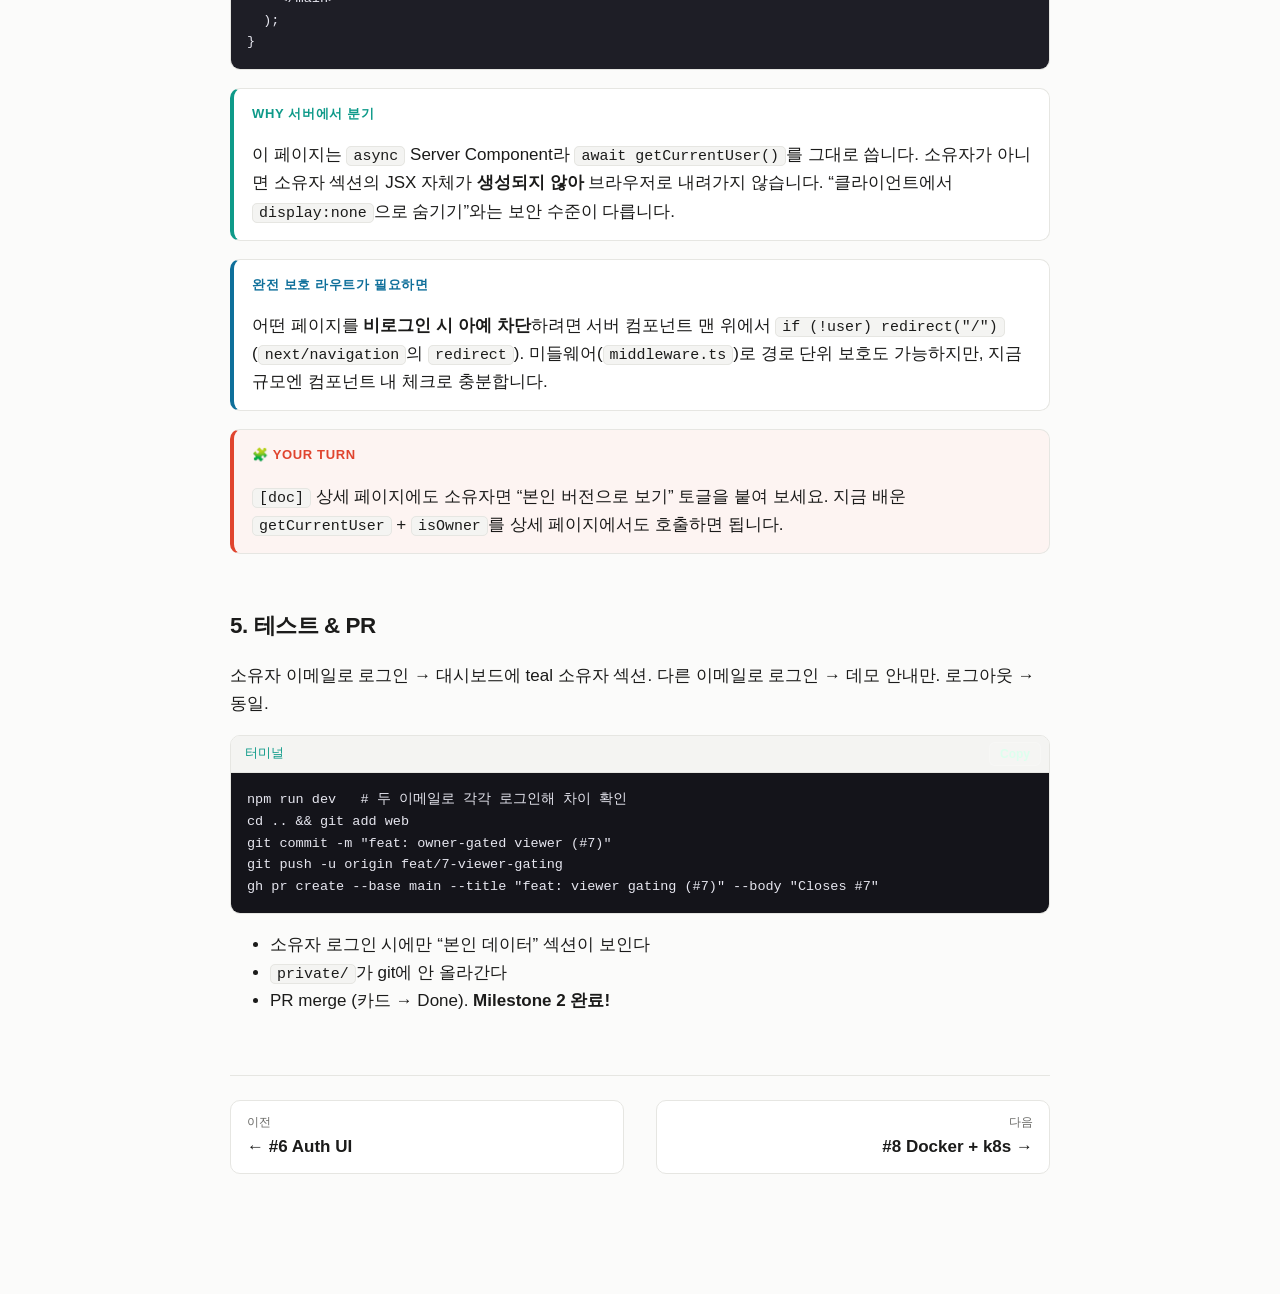
<file: tutorial/07-viewer-gating.html>
<!doctype html>
<html lang="ko">
<head>
<meta charset="utf-8">
<meta name="viewport" content="width=device-width, initial-scale=1">
<title>#7 뷰어 게이팅 · paste-jd 튜토리얼</title>
<link rel="stylesheet" href="style.css">
</head>
<body>
<header class="top">
  <div class="bar">
    <span class="brand">paste<span class="dot">·</span>jd 튜토리얼</span>
    <nav>
      <a href="index.html">← 보드</a>
      <a href="#session">세션 헬퍼</a>
      <a href="#owner">소유자</a>
      <a href="#gate">게이팅</a>
    </nav>
  </div>
</header>

<div class="wrap">

  <section class="hero">
    <span class="issue-badge">Issue #7</span>
    <span class="eyebrow" style="margin-left:8px">Milestone 2 · Auth</span>
    <h1>뷰어 게이팅 — 본인만 실데이터</h1>
    <p class="lede">서버에서 세션을 확인해, <code>gichanlee@icloud.com</code>으로 로그인했을 때만
    본인 데이터를 보여줍니다. 그 외/비로그인은 John Doe 데모. 인증과 <b>인가</b>를 구분합니다.</p>
  </section>

  <div class="meta-grid">
    <div class="meta-card"><h4>배우는 것</h4>
      <p>재사용 세션 헬퍼 · allowlist 인가 · Server Component 조건부 렌더 · gitignore된 개인 데이터</p></div>
    <div class="meta-card"><h4>완료 기준</h4>
      <p>소유자로 로그인하면 대시보드에 “본인 데이터” 섹션, 아니면 John Doe만 보인다.</p></div>
  </div>

  <div class="code term"><div class="filename">터미널 · 이슈 + 브랜치</div><pre><code>gh issue create --title "#7 뷰어 게이팅 (소유자 allowlist)" --project "paste-jd SaaS" \
  --body "서버 세션 확인 + 소유자만 실데이터. 인증/인가 구분."
git switch main &amp;&amp; git pull &amp;&amp; git switch -c feat/7-viewer-gating</code></pre></div>

  <h2 id="session">1. 재사용 세션 헬퍼</h2>
  <p>#6의 <code>/me</code> 로직을 서버 컴포넌트 어디서나 쓸 수 있게 함수로 뺍니다.</p>
  <div class="code"><div class="filename">web/src/lib/session.ts<span class="lang">typescript</span></div><pre><code>import { cookies } from "next/headers";
import { db } from "@/lib/db";
import { now, COOKIE_NAME } from "@/lib/auth";

export type CurrentUser = { id: number; email: string; nickname: string };

// 로그인 사용자 or null. Server Component / Route Handler 어디서나 호출.
export async function getCurrentUser(): Promise&lt;CurrentUser | null&gt; {
  const sid = (await cookies()).get(COOKIE_NAME)?.value;
  if (!sid) return null;
  const row = db.prepare(
    `SELECT u.id, u.email, u.nickname, s.expires_at
       FROM sessions s JOIN users u ON u.id = s.user_id
      WHERE s.id = ?`
  ).get(sid) as (CurrentUser &amp; { expires_at: number }) | undefined;
  if (!row || row.expires_at &lt; now()) return null;
  return { id: row.id, email: row.email, nickname: row.nickname };
}</code></pre></div>
  <div class="callout note"><span class="tag">리팩터링 팁</span>
    <p>#6의 <code>/api/auth/me/route.ts</code>도 이 헬퍼를 쓰도록 고치면 중복이 사라집니다.
    <code>const u = await getCurrentUser(); return u ? NextResponse.json(u) : NextResponse.json({error:"not signed in"},{status:401});</code></p></div>

  <h2 id="owner">2. 소유자 allowlist</h2>
  <div class="code"><div class="filename">web/src/lib/owner.ts<span class="lang">typescript</span></div><pre><code>// 이 이메일로 로그인한 사람만 "본인 데이터"를 본다.
// 배포에선 env로 덮어쓸 수 있게 해 둔다.
export const OWNER_EMAIL = (process.env.PASTE_JD_OWNER || "gichanlee@icloud.com").toLowerCase();

export const isOwner = (email?: string | null) =&gt;
  !!email &amp;&amp; email.toLowerCase() === OWNER_EMAIL;</code></pre></div>

  <h2 id="data">3. 개인 데이터 자리 (gitignore)</h2>
  <p>실데이터는 <b>public repo에 올리지 않습니다</b>. gitignore된 폴더에 두고, 배포 서버에는
  나중에 <code>scp</code>로 옮깁니다(#10). 지금은 빈 폴더 + 안내만.</p>
  <div class="code term"><div class="filename">터미널 · web/</div><pre><code>mkdir -p private/examples
echo "private/" &gt;&gt; .gitignore
# (선택) 로컬 테스트용으로 본인 데이터를 여기 복사해 둘 수 있음:
# cp ~/workspace/chan_이력서_자기소개서_포트폴리오/03_output/*/resume_*.md web/private/examples/</code></pre></div>

  <h2 id="gate">4. 대시보드에 게이팅 적용</h2>
  <p><code>dashboard/page.tsx</code>를 서버에서 사용자 확인 후 분기하도록 고칩니다.</p>
  <div class="code"><div class="filename">web/src/app/dashboard/page.tsx<span class="lang">tsx</span></div><pre><code>import Link from "next/link";
import { DOCS } from "@/lib/documents";
import { getCurrentUser } from "@/lib/session";
import { isOwner } from "@/lib/owner";

export default async function Dashboard() {
  const user = await getCurrentUser();
  const owner = isOwner(user?.email);

  return (
    &lt;main className="mx-auto max-w-3xl px-6 py-16"&gt;
      &lt;h1 className="text-3xl font-bold"&gt;Dashboard&lt;/h1&gt;

      {/* 누구의 데이터를 보는지 명확히 */}
      &lt;div className="mt-3 inline-block rounded-full bg-neutral-100 px-3 py-1 text-sm
                      dark:bg-neutral-800"&gt;
        {owner ? `👤 ${user!.nickname} — 본인 데이터` : "🧪 John Doe — 공개 데모"}
      &lt;/div&gt;

      {/* 소유자 전용 섹션 */}
      {owner ? (
        &lt;section className="mt-8 rounded-xl border border-teal-500/40 bg-teal-500/10 p-5"&gt;
          &lt;h2 className="font-semibold"&gt;본인 산출물&lt;/h2&gt;
          &lt;p className="mt-1 text-sm text-neutral-600 dark:text-neutral-300"&gt;
            실데이터는 서버의 개인 폴더에서 읽습니다(배포 후 scp로 이관 — #10).
            지금은 자리만 마련돼 있습니다.
          &lt;/p&gt;
        &lt;/section&gt;
      ) : (
        &lt;p className="mt-6 text-sm text-neutral-500"&gt;
          🔒 소유자 계정으로 로그인하면 본인 데이터가 보입니다. 아래는 공개 데모입니다.
        &lt;/p&gt;
      )}

      {/* 데모 문서는 항상 표시 */}
      &lt;div className="mt-8 grid gap-4 sm:grid-cols-2"&gt;
        {DOCS.map((doc) =&gt; (
          &lt;Link key={doc.slug} href={`/dashboard/${doc.slug}`}
            className="rounded-xl border border-black/10 bg-white p-5 hover:border-teal-500
                       dark:border-white/10 dark:bg-neutral-900"&gt;
            &lt;h2 className="font-semibold"&gt;{doc.title}&lt;/h2&gt;
            &lt;p className="mt-1 text-sm text-neutral-500"&gt;
              {doc.fit.ok ? "✓ 한 페이지" : "⚠ 초과"} · {doc.fit.lines}/{doc.fit.budget}줄
            &lt;/p&gt;
          &lt;/Link&gt;
        ))}
      &lt;/div&gt;
    &lt;/main&gt;
  );
}</code></pre></div>
  <div class="callout why"><span class="tag">Why 서버에서 분기</span>
    <p>이 페이지는 <code>async</code> Server Component라 <code>await getCurrentUser()</code>를 그대로 씁니다.
    소유자가 아니면 소유자 섹션의 JSX 자체가 <b>생성되지 않아</b> 브라우저로 내려가지 않습니다.
    “클라이언트에서 <code>display:none</code>으로 숨기기”와는 보안 수준이 다릅니다.</p></div>

  <div class="callout note"><span class="tag">완전 보호 라우트가 필요하면</span>
    <p>어떤 페이지를 <b>비로그인 시 아예 차단</b>하려면 서버 컴포넌트 맨 위에서
    <code>if (!user) redirect("/")</code>(<code>next/navigation</code>의 <code>redirect</code>). 미들웨어(<code>middleware.ts</code>)로
    경로 단위 보호도 가능하지만, 지금 규모엔 컴포넌트 내 체크로 충분합니다.</p></div>

  <div class="callout learn"><span class="tag">🧩 Your turn</span>
    <p><code>[doc]</code> 상세 페이지에도 소유자면 “본인 버전으로 보기” 토글을 붙여 보세요.
    지금 배운 <code>getCurrentUser</code> + <code>isOwner</code>를 상세 페이지에서도 호출하면 됩니다.</p></div>

  <h2>5. 테스트 &amp; PR</h2>
  <p>소유자 이메일로 로그인 → 대시보드에 teal 소유자 섹션. 다른 이메일로 로그인 →
  데모 안내만. 로그아웃 → 동일.</p>
  <div class="code term"><div class="filename">터미널</div><pre><code>npm run dev   # 두 이메일로 각각 로그인해 차이 확인
cd .. &amp;&amp; git add web
git commit -m "feat: owner-gated viewer (#7)"
git push -u origin feat/7-viewer-gating
gh pr create --base main --title "feat: viewer gating (#7)" --body "Closes #7"</code></pre></div>

  <ul class="check">
    <li>소유자 로그인 시에만 “본인 데이터” 섹션이 보인다</li>
    <li><code>private/</code>가 git에 안 올라간다</li>
    <li>PR merge (카드 → Done). <b>Milestone 2 완료!</b></li>
  </ul>

  <div class="pager">
    <a href="06-auth-ui.html"><span>이전</span><b>← #6 Auth UI</b></a>
    <a class="next" href="08-docker-k8s.html"><span>다음</span><b>#8 Docker + k8s →</b></a>
  </div>

</div>
<script src="copy.js"></script>
</body>
</html>
</file>
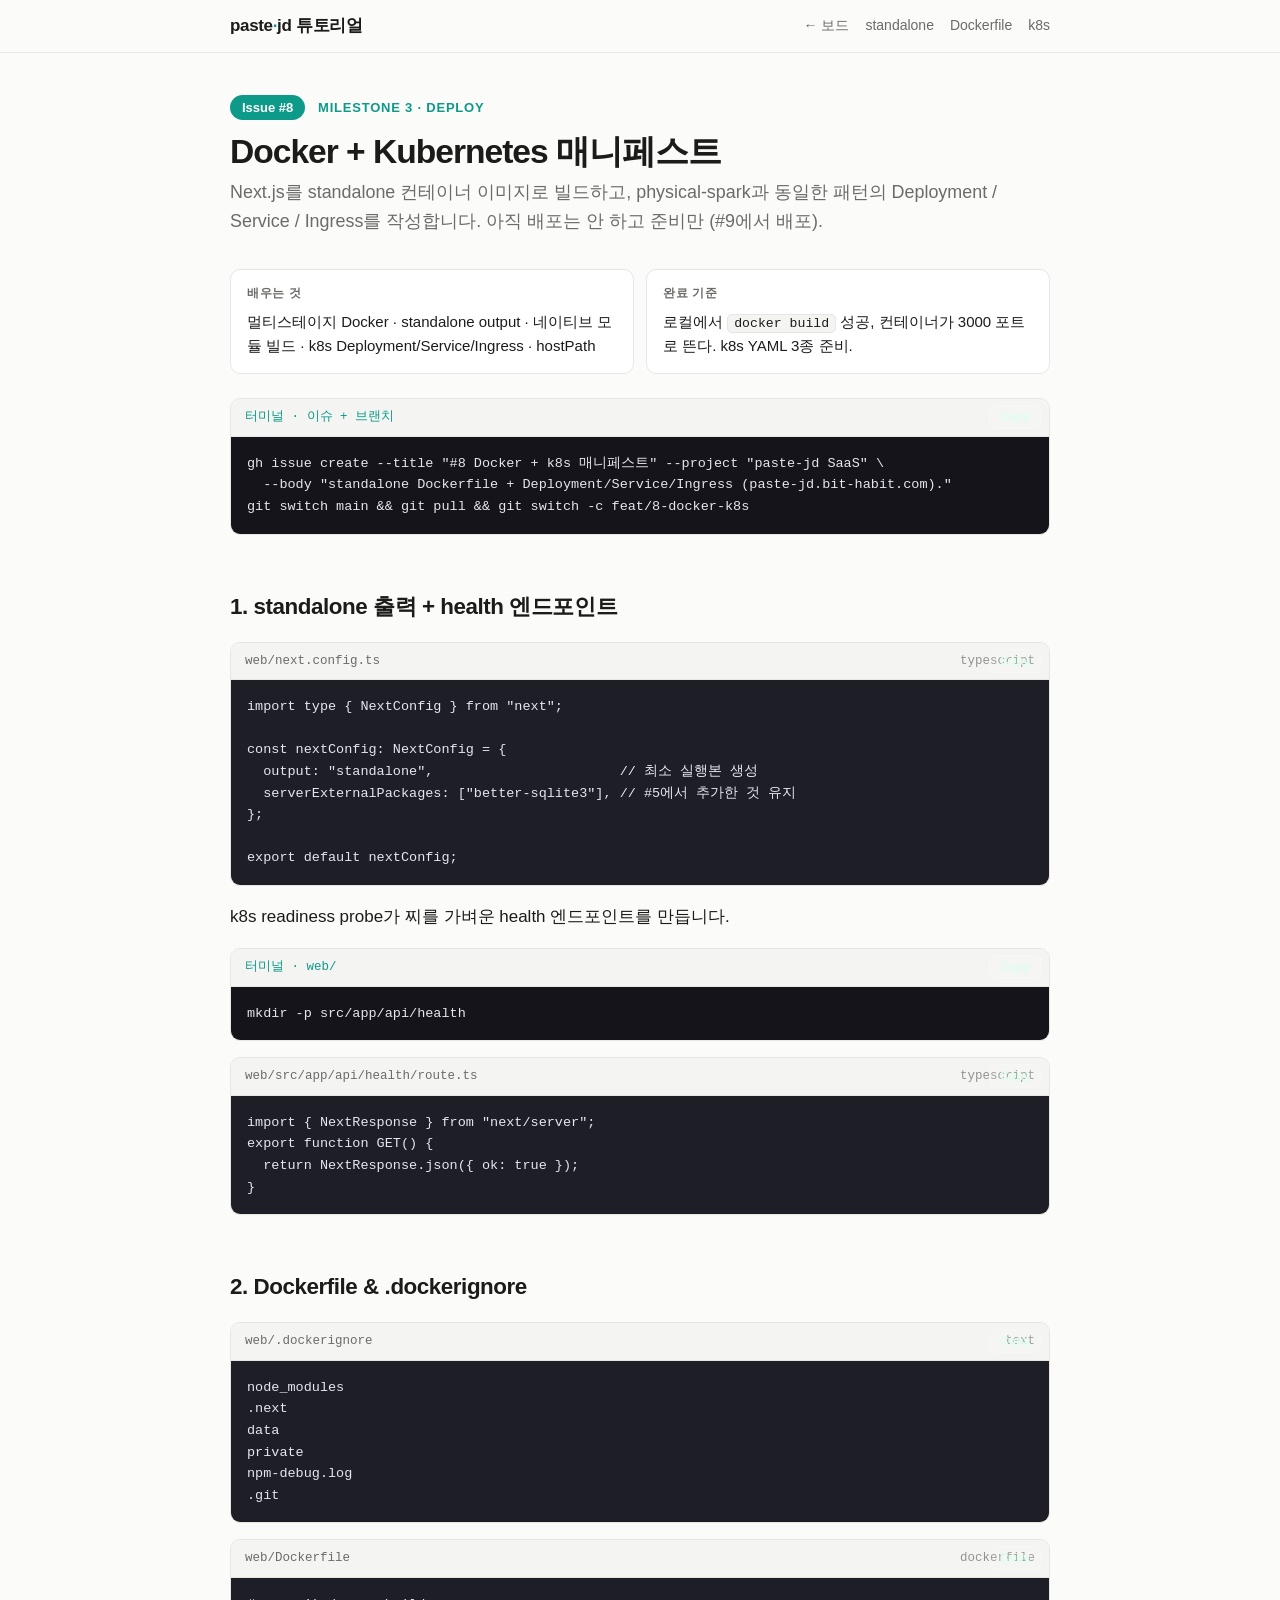
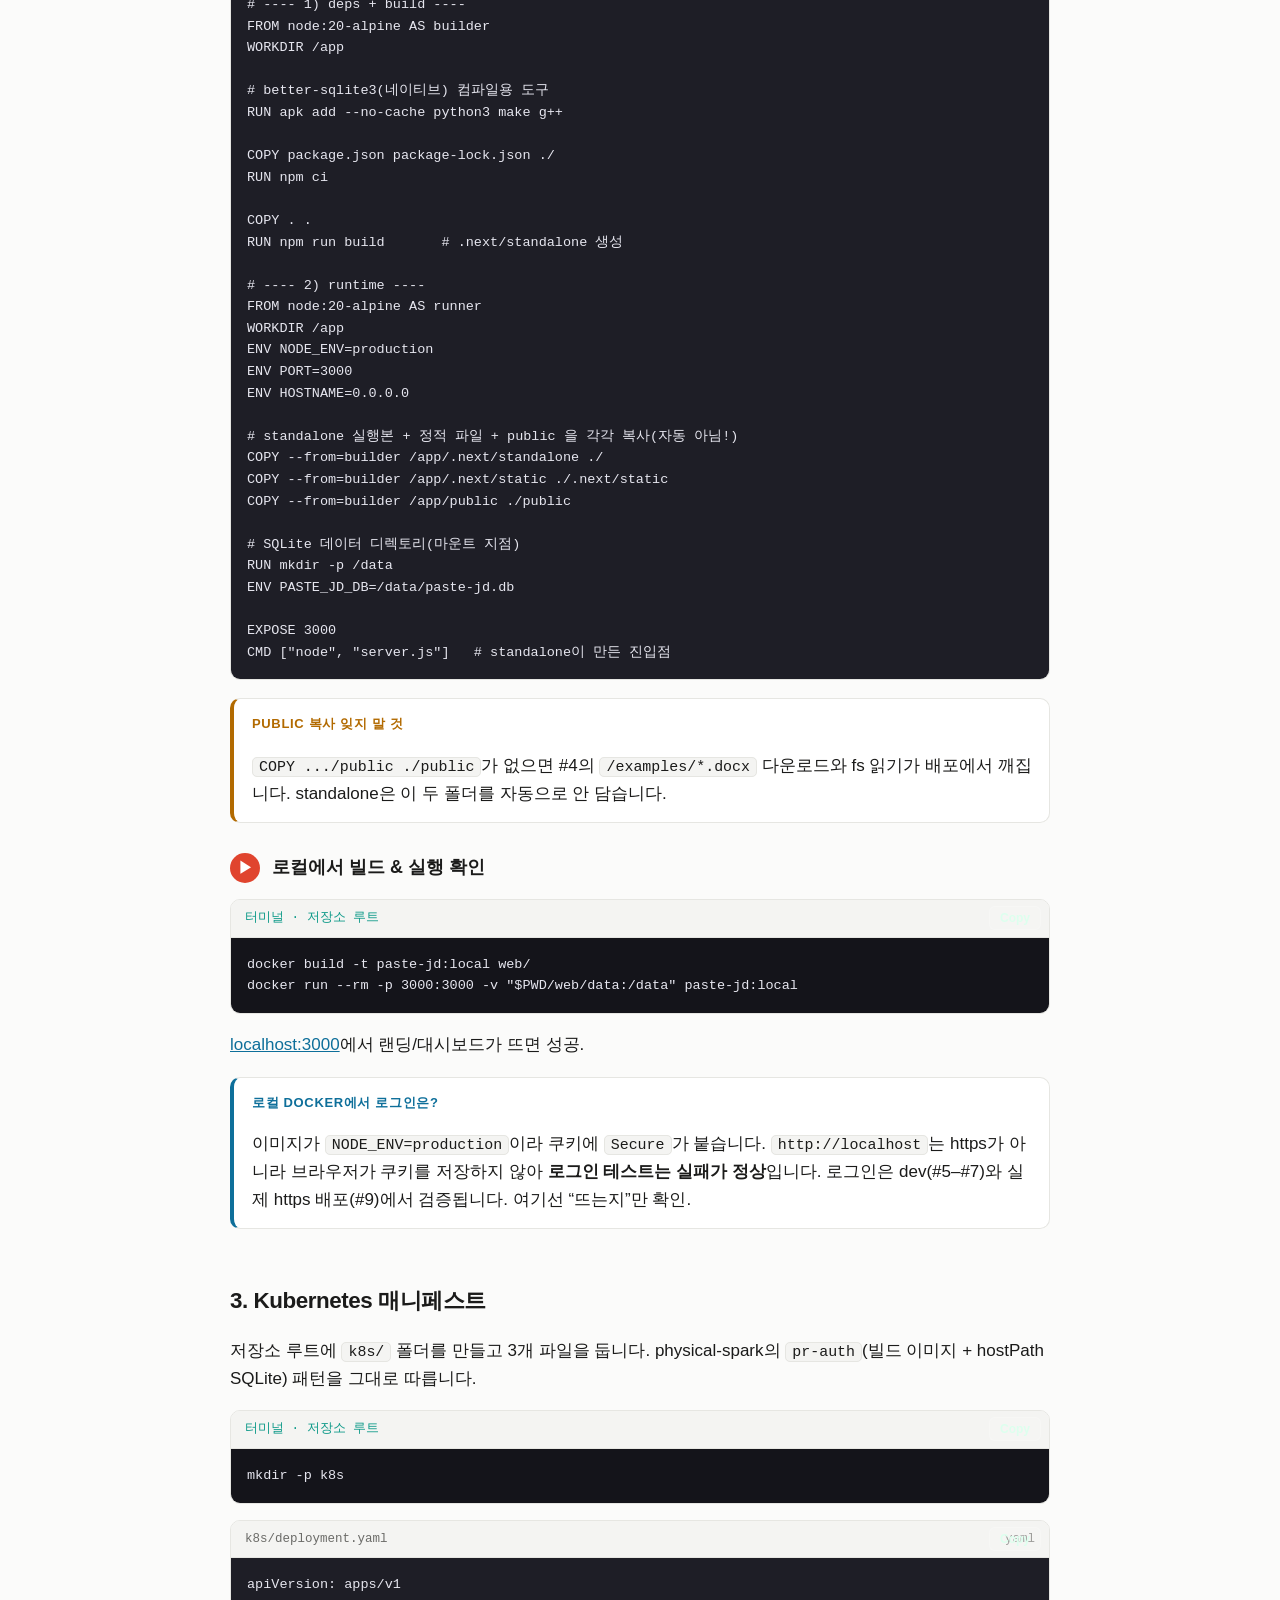
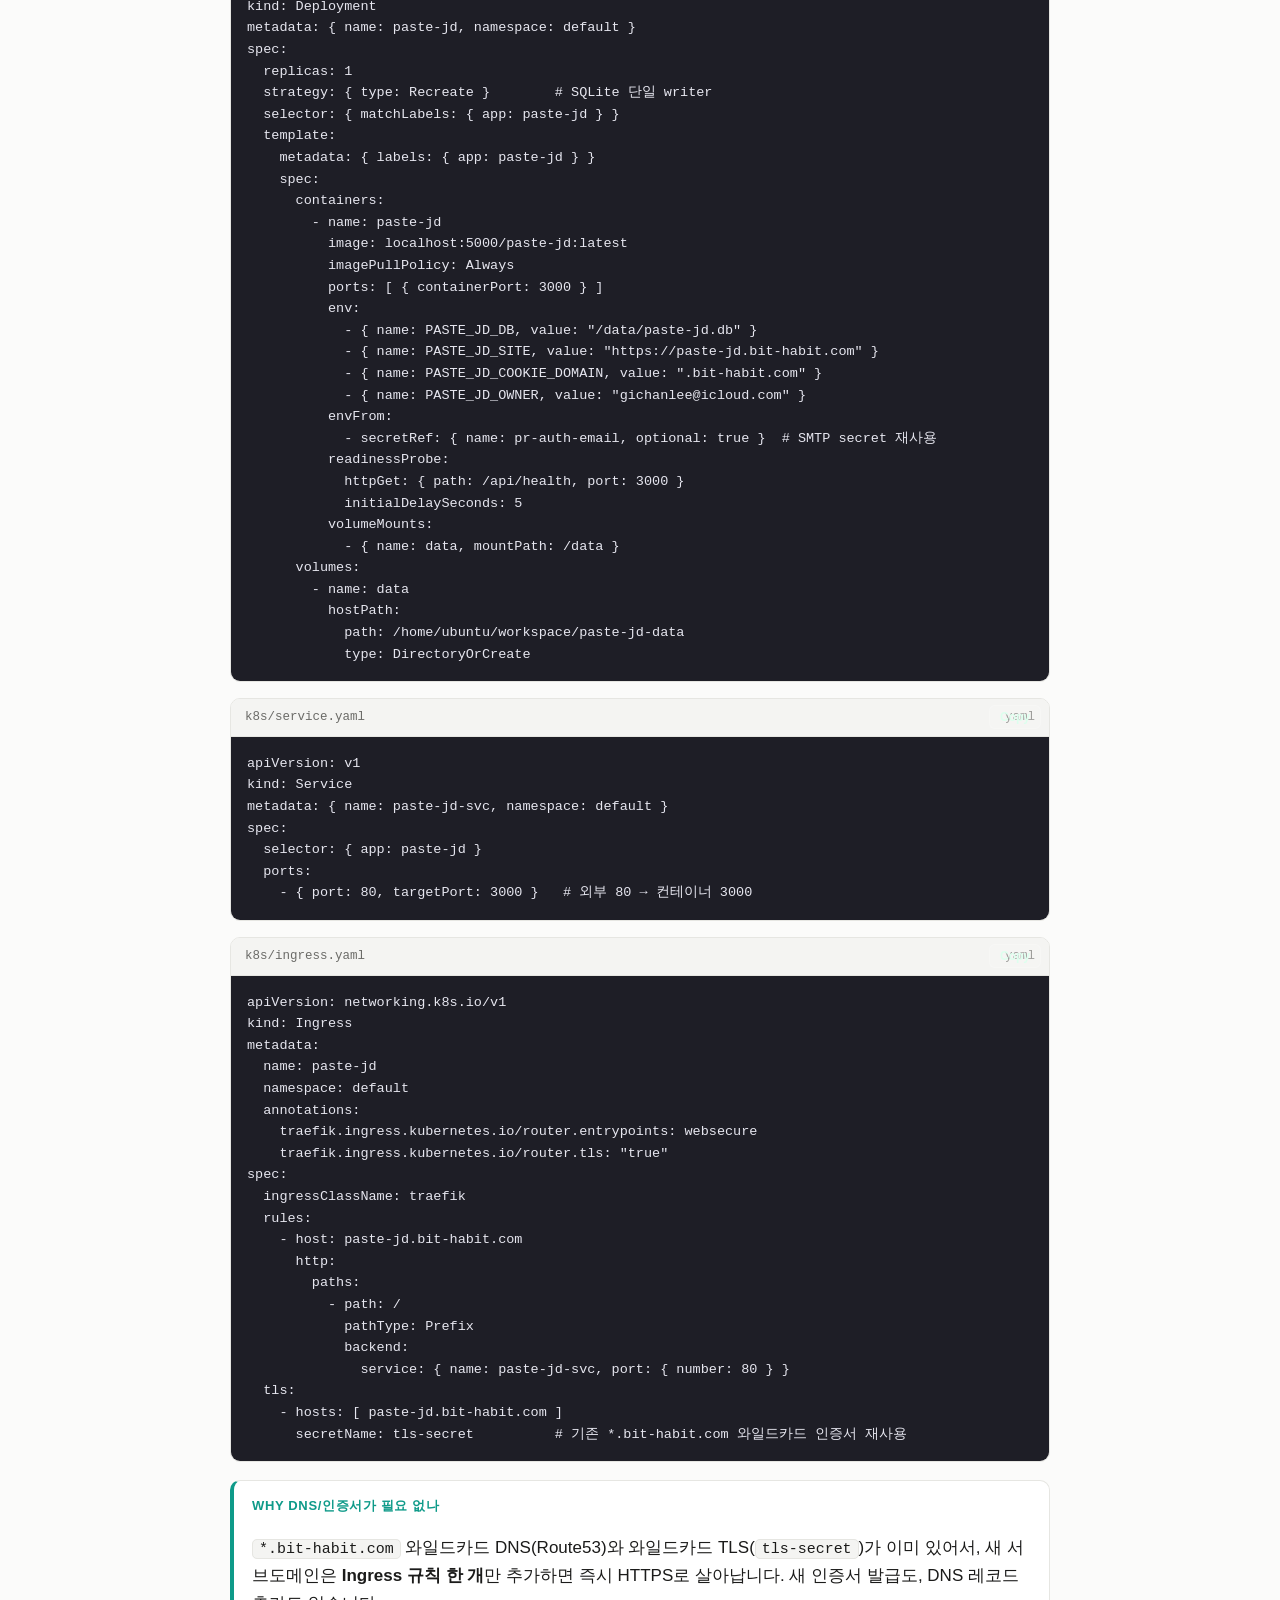
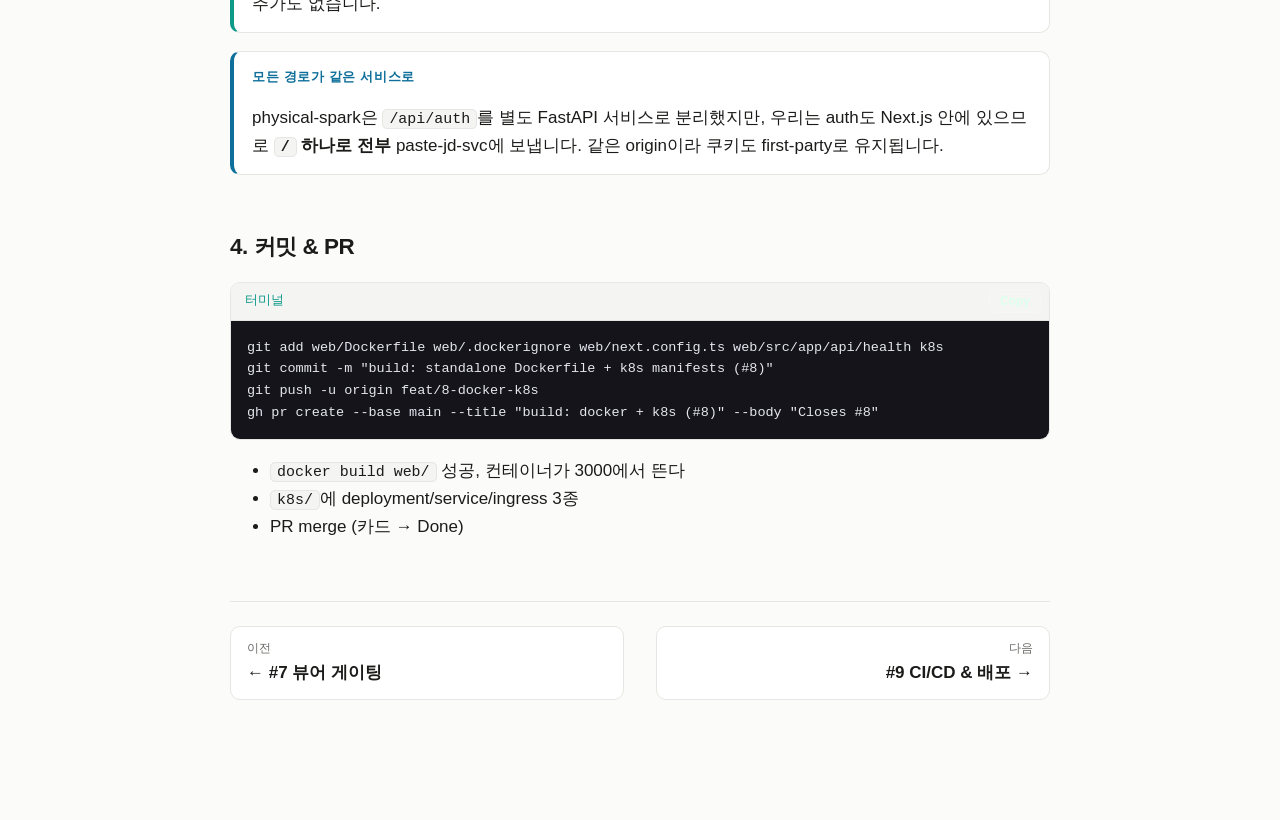
<file: tutorial/08-docker-k8s.html>
<!doctype html>
<html lang="ko">
<head>
<meta charset="utf-8">
<meta name="viewport" content="width=device-width, initial-scale=1">
<title>#8 Docker + k8s · paste-jd 튜토리얼</title>
<link rel="stylesheet" href="style.css">
</head>
<body>
<header class="top">
  <div class="bar">
    <span class="brand">paste<span class="dot">·</span>jd 튜토리얼</span>
    <nav>
      <a href="index.html">← 보드</a>
      <a href="#standalone">standalone</a>
      <a href="#dockerfile">Dockerfile</a>
      <a href="#k8s">k8s</a>
    </nav>
  </div>
</header>

<div class="wrap">

  <section class="hero">
    <span class="issue-badge">Issue #8</span>
    <span class="eyebrow" style="margin-left:8px">Milestone 3 · Deploy</span>
    <h1>Docker + Kubernetes 매니페스트</h1>
    <p class="lede">Next.js를 standalone 컨테이너 이미지로 빌드하고, physical-spark과 동일한
    패턴의 Deployment / Service / Ingress를 작성합니다. 아직 배포는 안 하고 준비만 (#9에서 배포).</p>
  </section>

  <div class="meta-grid">
    <div class="meta-card"><h4>배우는 것</h4>
      <p>멀티스테이지 Docker · standalone output · 네이티브 모듈 빌드 · k8s Deployment/Service/Ingress · hostPath</p></div>
    <div class="meta-card"><h4>완료 기준</h4>
      <p>로컬에서 <code>docker build</code> 성공, 컨테이너가 3000 포트로 뜬다. k8s YAML 3종 준비.</p></div>
  </div>

  <div class="code term"><div class="filename">터미널 · 이슈 + 브랜치</div><pre><code>gh issue create --title "#8 Docker + k8s 매니페스트" --project "paste-jd SaaS" \
  --body "standalone Dockerfile + Deployment/Service/Ingress (paste-jd.bit-habit.com)."
git switch main &amp;&amp; git pull &amp;&amp; git switch -c feat/8-docker-k8s</code></pre></div>

  <h2 id="standalone">1. standalone 출력 + health 엔드포인트</h2>
  <div class="code"><div class="filename">web/next.config.ts<span class="lang">typescript</span></div><pre><code>import type { NextConfig } from "next";

const nextConfig: NextConfig = {
  output: "standalone",                       // 최소 실행본 생성
  serverExternalPackages: ["better-sqlite3"], // #5에서 추가한 것 유지
};

export default nextConfig;</code></pre></div>
  <p>k8s readiness probe가 찌를 가벼운 health 엔드포인트를 만듭니다.</p>
  <div class="code term"><div class="filename">터미널 · web/</div><pre><code>mkdir -p src/app/api/health</code></pre></div>
  <div class="code"><div class="filename">web/src/app/api/health/route.ts<span class="lang">typescript</span></div><pre><code>import { NextResponse } from "next/server";
export function GET() {
  return NextResponse.json({ ok: true });
}</code></pre></div>

  <h2 id="dockerfile">2. Dockerfile &amp; .dockerignore</h2>
  <div class="code"><div class="filename">web/.dockerignore<span class="lang">text</span></div><pre><code>node_modules
.next
data
private
npm-debug.log
.git</code></pre></div>
  <div class="code"><div class="filename">web/Dockerfile<span class="lang">dockerfile</span></div><pre><code># ---- 1) deps + build ----
FROM node:20-alpine AS builder
WORKDIR /app

# better-sqlite3(네이티브) 컴파일용 도구
RUN apk add --no-cache python3 make g++

COPY package.json package-lock.json ./
RUN npm ci

COPY . .
RUN npm run build       # .next/standalone 생성

# ---- 2) runtime ----
FROM node:20-alpine AS runner
WORKDIR /app
ENV NODE_ENV=production
ENV PORT=3000
ENV HOSTNAME=0.0.0.0

# standalone 실행본 + 정적 파일 + public 을 각각 복사(자동 아님!)
COPY --from=builder /app/.next/standalone ./
COPY --from=builder /app/.next/static ./.next/static
COPY --from=builder /app/public ./public

# SQLite 데이터 디렉토리(마운트 지점)
RUN mkdir -p /data
ENV PASTE_JD_DB=/data/paste-jd.db

EXPOSE 3000
CMD ["node", "server.js"]   # standalone이 만든 진입점</code></pre></div>
  <div class="callout warn"><span class="tag">public 복사 잊지 말 것</span>
    <p><code>COPY .../public ./public</code>가 없으면 #4의 <code>/examples/*.docx</code> 다운로드와
    fs 읽기가 배포에서 깨집니다. standalone은 이 두 폴더를 자동으로 안 담습니다.</p></div>

  <div class="step">
    <div class="step-head"><span class="step-num">▶</span><h3>로컬에서 빌드 &amp; 실행 확인</h3></div>
    <div class="code term"><div class="filename">터미널 · 저장소 루트</div><pre><code>docker build -t paste-jd:local web/
docker run --rm -p 3000:3000 -v "$PWD/web/data:/data" paste-jd:local</code></pre></div>
    <p><a href="http://localhost:3000" target="_blank">localhost:3000</a>에서 랜딩/대시보드가 뜨면 성공.</p>
    <div class="callout note"><span class="tag">로컬 docker에서 로그인은?</span>
      <p>이미지가 <code>NODE_ENV=production</code>이라 쿠키에 <code>Secure</code>가 붙습니다. <code>http://localhost</code>는
      https가 아니라 브라우저가 쿠키를 저장하지 않아 <b>로그인 테스트는 실패가 정상</b>입니다.
      로그인은 dev(#5–#7)와 실제 https 배포(#9)에서 검증됩니다. 여기선 “뜨는지”만 확인.</p></div>
  </div>

  <h2 id="k8s">3. Kubernetes 매니페스트</h2>
  <p>저장소 루트에 <code>k8s/</code> 폴더를 만들고 3개 파일을 둡니다. physical-spark의
  <code>pr-auth</code>(빌드 이미지 + hostPath SQLite) 패턴을 그대로 따릅니다.</p>
  <div class="code term"><div class="filename">터미널 · 저장소 루트</div><pre><code>mkdir -p k8s</code></pre></div>

  <div class="code"><div class="filename">k8s/deployment.yaml<span class="lang">yaml</span></div><pre><code>apiVersion: apps/v1
kind: Deployment
metadata: { name: paste-jd, namespace: default }
spec:
  replicas: 1
  strategy: { type: Recreate }        # SQLite 단일 writer
  selector: { matchLabels: { app: paste-jd } }
  template:
    metadata: { labels: { app: paste-jd } }
    spec:
      containers:
        - name: paste-jd
          image: localhost:5000/paste-jd:latest
          imagePullPolicy: Always
          ports: [ { containerPort: 3000 } ]
          env:
            - { name: PASTE_JD_DB, value: "/data/paste-jd.db" }
            - { name: PASTE_JD_SITE, value: "https://paste-jd.bit-habit.com" }
            - { name: PASTE_JD_COOKIE_DOMAIN, value: ".bit-habit.com" }
            - { name: PASTE_JD_OWNER, value: "gichanlee@icloud.com" }
          envFrom:
            - secretRef: { name: pr-auth-email, optional: true }  # SMTP secret 재사용
          readinessProbe:
            httpGet: { path: /api/health, port: 3000 }
            initialDelaySeconds: 5
          volumeMounts:
            - { name: data, mountPath: /data }
      volumes:
        - name: data
          hostPath:
            path: /home/ubuntu/workspace/paste-jd-data
            type: DirectoryOrCreate</code></pre></div>

  <div class="code"><div class="filename">k8s/service.yaml<span class="lang">yaml</span></div><pre><code>apiVersion: v1
kind: Service
metadata: { name: paste-jd-svc, namespace: default }
spec:
  selector: { app: paste-jd }
  ports:
    - { port: 80, targetPort: 3000 }   # 외부 80 → 컨테이너 3000</code></pre></div>

  <div class="code"><div class="filename">k8s/ingress.yaml<span class="lang">yaml</span></div><pre><code>apiVersion: networking.k8s.io/v1
kind: Ingress
metadata:
  name: paste-jd
  namespace: default
  annotations:
    traefik.ingress.kubernetes.io/router.entrypoints: websecure
    traefik.ingress.kubernetes.io/router.tls: "true"
spec:
  ingressClassName: traefik
  rules:
    - host: paste-jd.bit-habit.com
      http:
        paths:
          - path: /
            pathType: Prefix
            backend:
              service: { name: paste-jd-svc, port: { number: 80 } }
  tls:
    - hosts: [ paste-jd.bit-habit.com ]
      secretName: tls-secret          # 기존 *.bit-habit.com 와일드카드 인증서 재사용</code></pre></div>
  <div class="callout why"><span class="tag">Why DNS/인증서가 필요 없나</span>
    <p><code>*.bit-habit.com</code> 와일드카드 DNS(Route53)와 와일드카드 TLS(<code>tls-secret</code>)가 이미 있어서,
    새 서브도메인은 <b>Ingress 규칙 한 개</b>만 추가하면 즉시 HTTPS로 살아납니다. 새 인증서 발급도,
    DNS 레코드 추가도 없습니다.</p></div>
  <div class="callout note"><span class="tag">모든 경로가 같은 서비스로</span>
    <p>physical-spark은 <code>/api/auth</code>를 별도 FastAPI 서비스로 분리했지만, 우리는
    auth도 Next.js 안에 있으므로 <b><code>/</code> 하나로 전부</b> paste-jd-svc에 보냅니다. 같은 origin이라
    쿠키도 first-party로 유지됩니다.</p></div>

  <h2>4. 커밋 &amp; PR</h2>
  <div class="code term"><div class="filename">터미널</div><pre><code>git add web/Dockerfile web/.dockerignore web/next.config.ts web/src/app/api/health k8s
git commit -m "build: standalone Dockerfile + k8s manifests (#8)"
git push -u origin feat/8-docker-k8s
gh pr create --base main --title "build: docker + k8s (#8)" --body "Closes #8"</code></pre></div>

  <ul class="check">
    <li><code>docker build web/</code> 성공, 컨테이너가 3000에서 뜬다</li>
    <li><code>k8s/</code>에 deployment/service/ingress 3종</li>
    <li>PR merge (카드 → Done)</li>
  </ul>

  <div class="pager">
    <a href="07-viewer-gating.html"><span>이전</span><b>← #7 뷰어 게이팅</b></a>
    <a class="next" href="09-cicd-deploy.html"><span>다음</span><b>#9 CI/CD &amp; 배포 →</b></a>
  </div>

</div>
<script src="copy.js"></script>
</body>
</html>
</file>
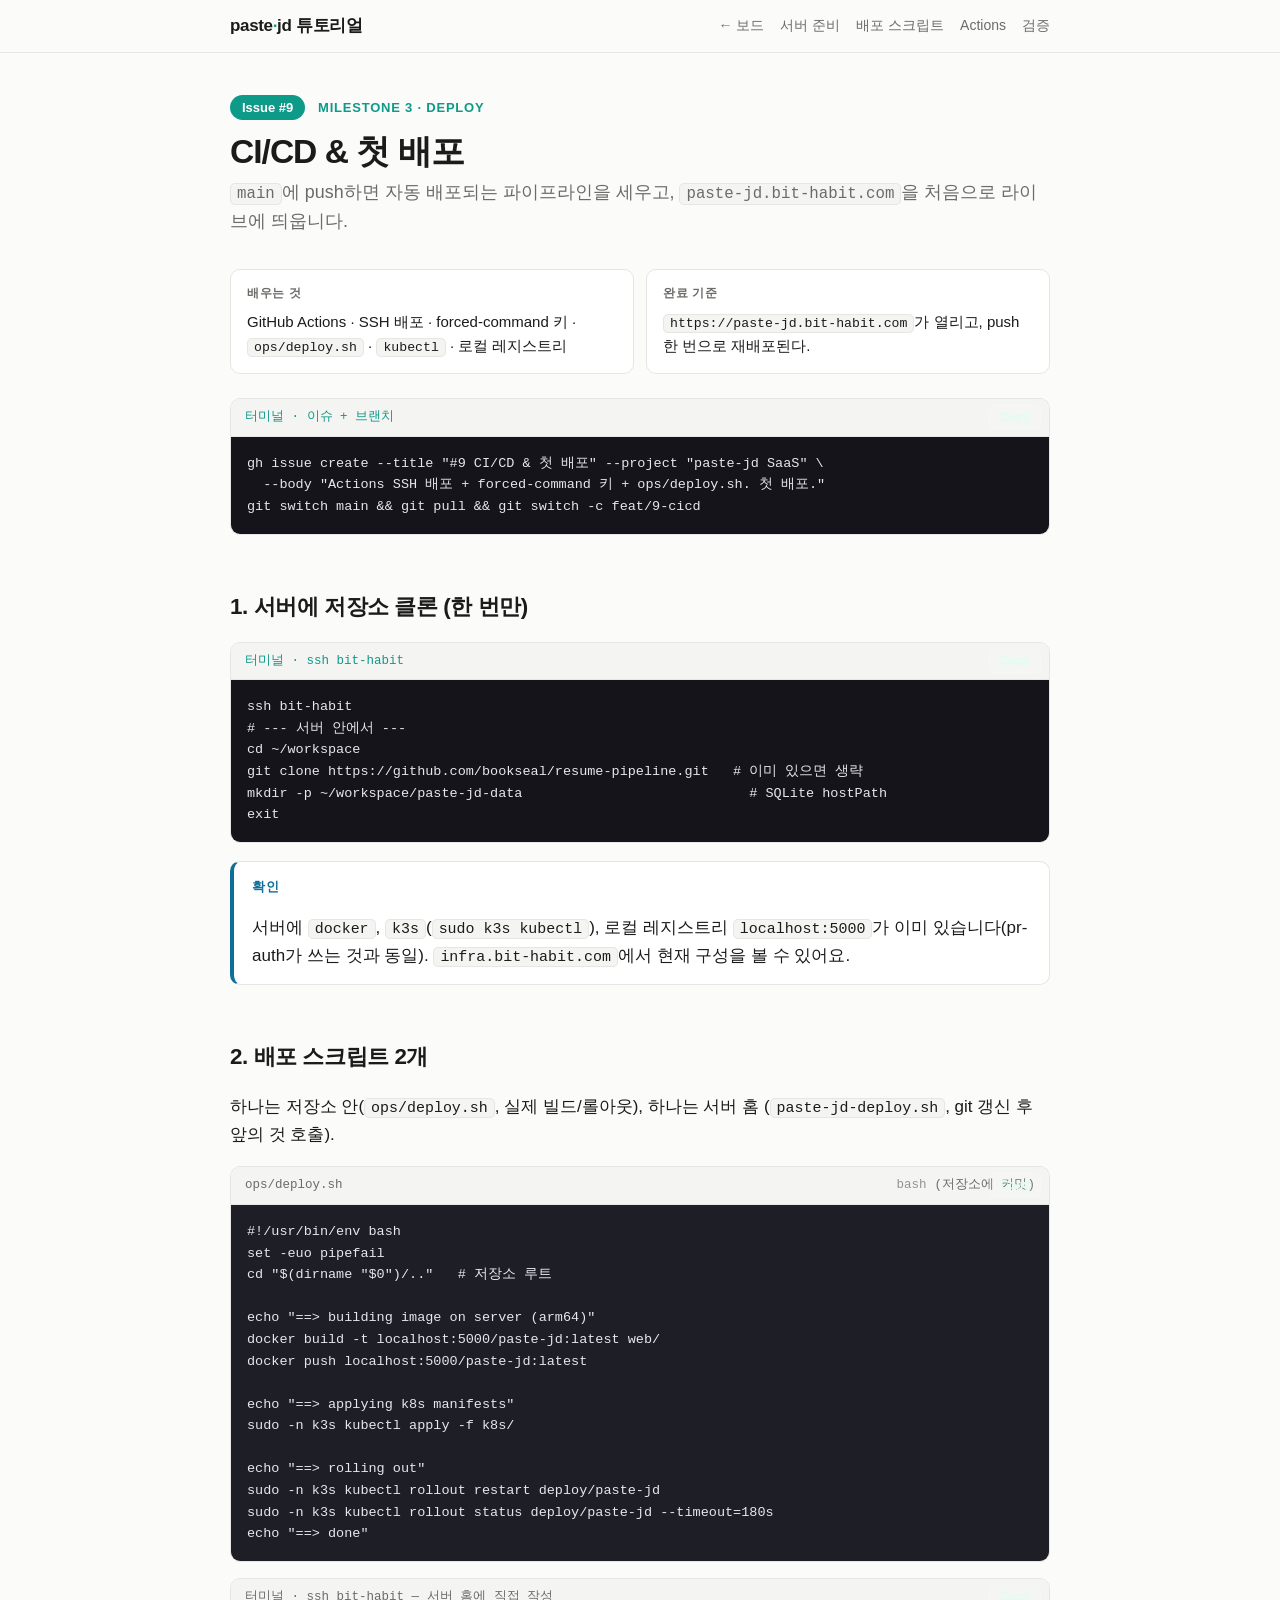
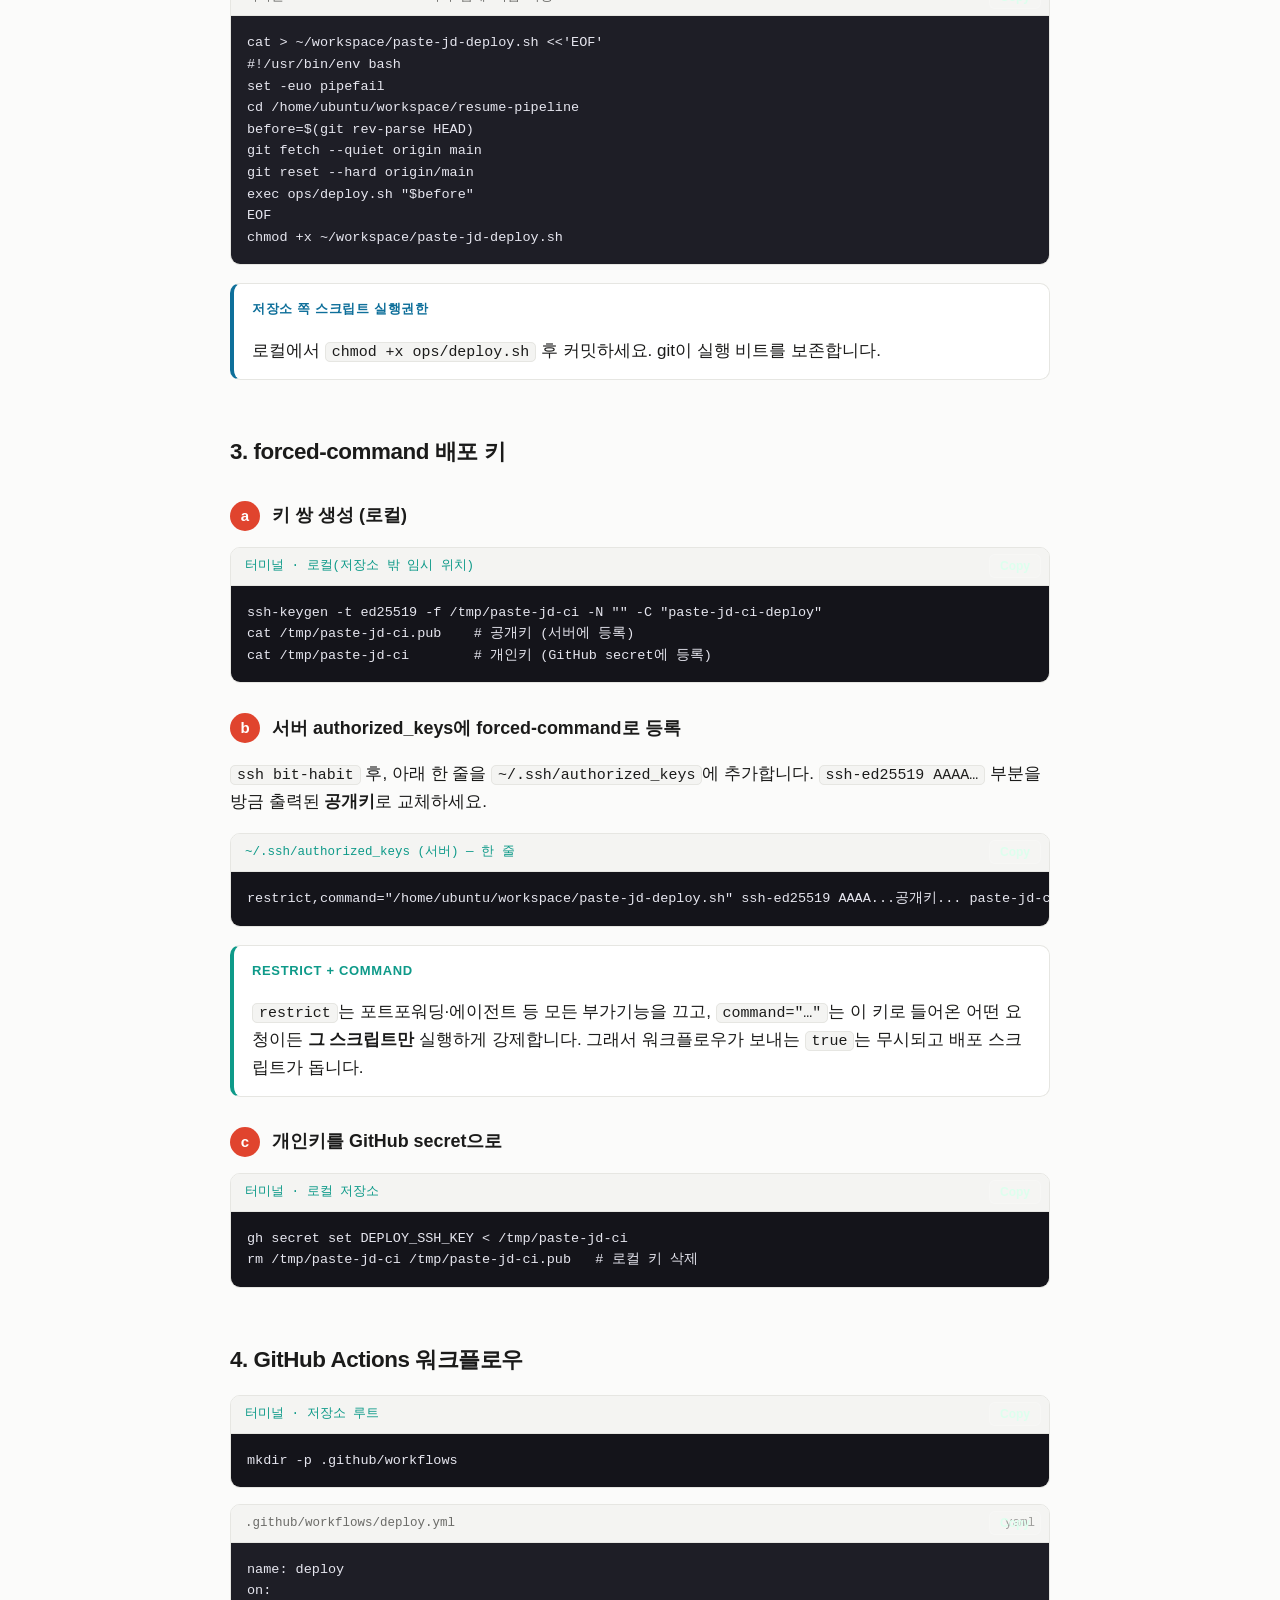
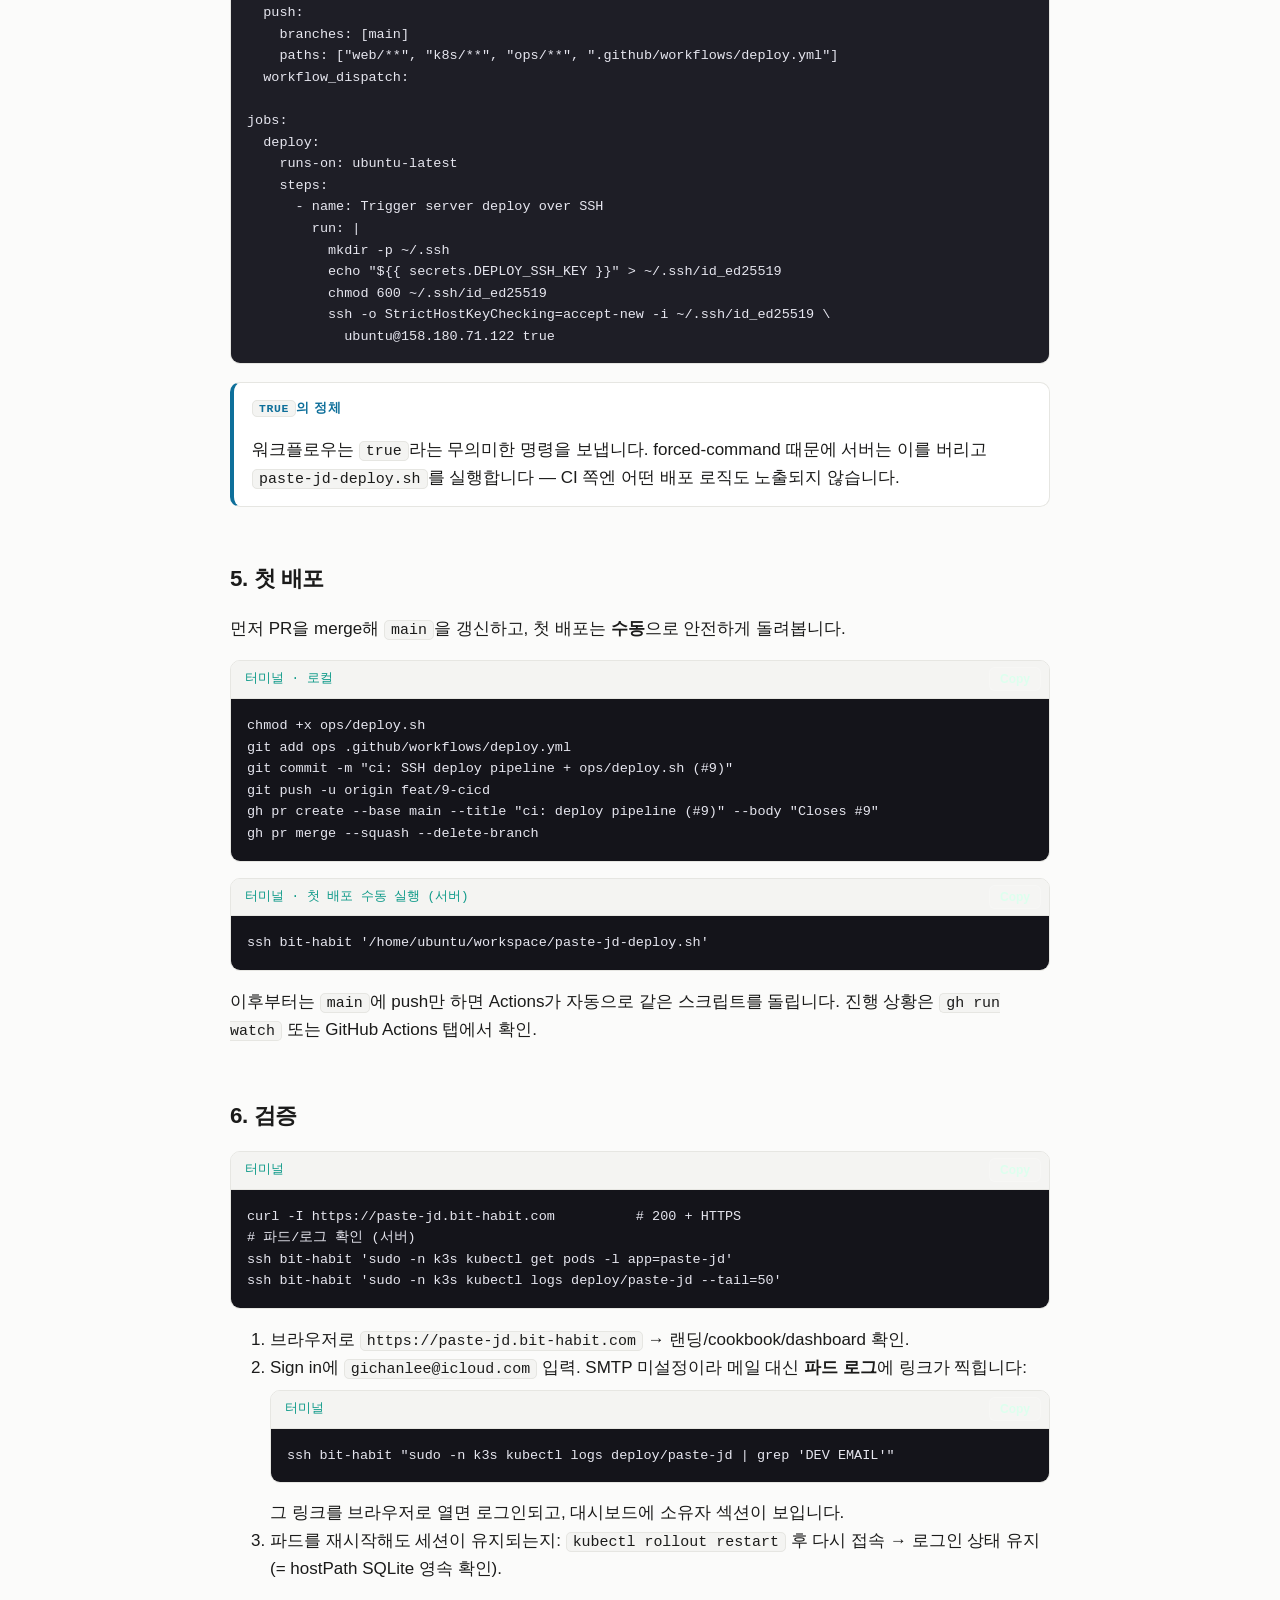
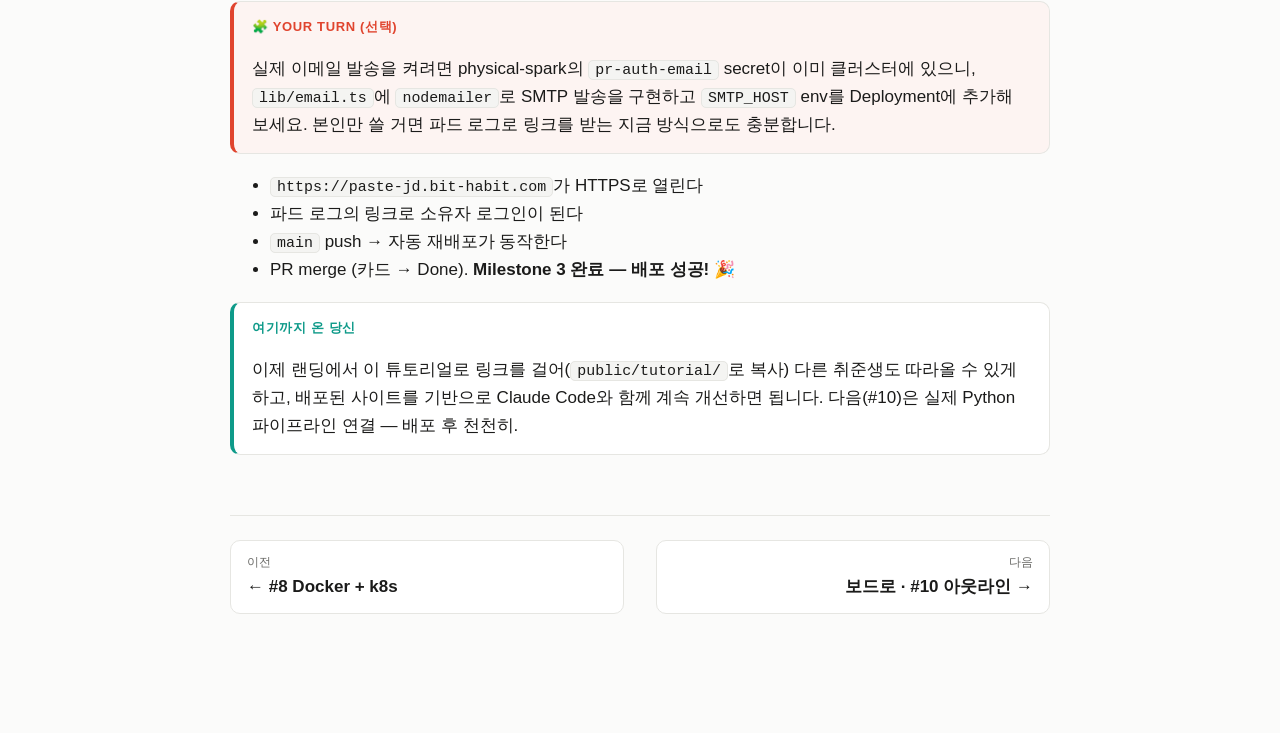
<file: tutorial/09-cicd-deploy.html>
<!doctype html>
<html lang="ko">
<head>
<meta charset="utf-8">
<meta name="viewport" content="width=device-width, initial-scale=1">
<title>#9 CI/CD &amp; 첫 배포 · paste-jd 튜토리얼</title>
<link rel="stylesheet" href="style.css">
</head>
<body>
<header class="top">
  <div class="bar">
    <span class="brand">paste<span class="dot">·</span>jd 튜토리얼</span>
    <nav>
      <a href="index.html">← 보드</a>
      <a href="#server">서버 준비</a>
      <a href="#scripts">배포 스크립트</a>
      <a href="#actions">Actions</a>
      <a href="#verify">검증</a>
    </nav>
  </div>
</header>

<div class="wrap">

  <section class="hero">
    <span class="issue-badge">Issue #9</span>
    <span class="eyebrow" style="margin-left:8px">Milestone 3 · Deploy</span>
    <h1>CI/CD &amp; 첫 배포</h1>
    <p class="lede"><code>main</code>에 push하면 자동 배포되는 파이프라인을 세우고,
    <code>paste-jd.bit-habit.com</code>을 처음으로 라이브에 띄웁니다.</p>
  </section>

  <div class="meta-grid">
    <div class="meta-card"><h4>배우는 것</h4>
      <p>GitHub Actions · SSH 배포 · forced-command 키 · <code>ops/deploy.sh</code> · <code>kubectl</code> · 로컬 레지스트리</p></div>
    <div class="meta-card"><h4>완료 기준</h4>
      <p><code>https://paste-jd.bit-habit.com</code>가 열리고, push 한 번으로 재배포된다.</p></div>
  </div>

  <div class="code term"><div class="filename">터미널 · 이슈 + 브랜치</div><pre><code>gh issue create --title "#9 CI/CD & 첫 배포" --project "paste-jd SaaS" \
  --body "Actions SSH 배포 + forced-command 키 + ops/deploy.sh. 첫 배포."
git switch main &amp;&amp; git pull &amp;&amp; git switch -c feat/9-cicd</code></pre></div>

  <h2 id="server">1. 서버에 저장소 클론 (한 번만)</h2>
  <div class="code term"><div class="filename">터미널 · ssh bit-habit</div><pre><code>ssh bit-habit
# --- 서버 안에서 ---
cd ~/workspace
git clone https://github.com/bookseal/resume-pipeline.git   # 이미 있으면 생략
mkdir -p ~/workspace/paste-jd-data                            # SQLite hostPath
exit</code></pre></div>
  <div class="callout note"><span class="tag">확인</span>
    <p>서버에 <code>docker</code>, <code>k3s</code>(<code>sudo k3s kubectl</code>), 로컬 레지스트리 <code>localhost:5000</code>가
    이미 있습니다(pr-auth가 쓰는 것과 동일). <code>infra.bit-habit.com</code>에서 현재 구성을 볼 수 있어요.</p></div>

  <h2 id="scripts">2. 배포 스크립트 2개</h2>
  <p>하나는 저장소 안(<code>ops/deploy.sh</code>, 실제 빌드/롤아웃), 하나는 서버 홈
  (<code>paste-jd-deploy.sh</code>, git 갱신 후 앞의 것 호출).</p>

  <div class="code"><div class="filename">ops/deploy.sh<span class="lang">bash</span> (저장소에 커밋)</div><pre><code>#!/usr/bin/env bash
set -euo pipefail
cd "$(dirname "$0")/.."   # 저장소 루트

echo "==&gt; building image on server (arm64)"
docker build -t localhost:5000/paste-jd:latest web/
docker push localhost:5000/paste-jd:latest

echo "==&gt; applying k8s manifests"
sudo -n k3s kubectl apply -f k8s/

echo "==&gt; rolling out"
sudo -n k3s kubectl rollout restart deploy/paste-jd
sudo -n k3s kubectl rollout status deploy/paste-jd --timeout=180s
echo "==&gt; done"</code></pre></div>

  <div class="code"><div class="filename">터미널 · ssh bit-habit — 서버 홈에 직접 작성</div><pre><code>cat &gt; ~/workspace/paste-jd-deploy.sh &lt;&lt;'EOF'
#!/usr/bin/env bash
set -euo pipefail
cd /home/ubuntu/workspace/resume-pipeline
before=$(git rev-parse HEAD)
git fetch --quiet origin main
git reset --hard origin/main
exec ops/deploy.sh "$before"
EOF
chmod +x ~/workspace/paste-jd-deploy.sh</code></pre></div>
  <div class="callout note"><span class="tag">저장소 쪽 스크립트 실행권한</span>
    <p>로컬에서 <code>chmod +x ops/deploy.sh</code> 후 커밋하세요. git이 실행 비트를 보존합니다.</p></div>

  <h2 id="key">3. forced-command 배포 키</h2>
  <div class="step">
    <div class="step-head"><span class="step-num">a</span><h3>키 쌍 생성 (로컬)</h3></div>
    <div class="code term"><div class="filename">터미널 · 로컬(저장소 밖 임시 위치)</div><pre><code>ssh-keygen -t ed25519 -f /tmp/paste-jd-ci -N "" -C "paste-jd-ci-deploy"
cat /tmp/paste-jd-ci.pub    # 공개키 (서버에 등록)
cat /tmp/paste-jd-ci        # 개인키 (GitHub secret에 등록)</code></pre></div>
  </div>
  <div class="step">
    <div class="step-head"><span class="step-num">b</span><h3>서버 authorized_keys에 forced-command로 등록</h3></div>
    <p><code>ssh bit-habit</code> 후, 아래 한 줄을 <code>~/.ssh/authorized_keys</code>에 추가합니다.
    <code>ssh-ed25519 AAAA…</code> 부분을 방금 출력된 <b>공개키</b>로 교체하세요.</p>
    <div class="code term"><div class="filename">~/.ssh/authorized_keys (서버) — 한 줄</div><pre><code>restrict,command="/home/ubuntu/workspace/paste-jd-deploy.sh" ssh-ed25519 AAAA...공개키... paste-jd-ci-deploy</code></pre></div>
    <div class="callout why"><span class="tag">restrict + command</span>
      <p><code>restrict</code>는 포트포워딩·에이전트 등 모든 부가기능을 끄고, <code>command="…"</code>는 이 키로
      들어온 어떤 요청이든 <b>그 스크립트만</b> 실행하게 강제합니다. 그래서 워크플로우가 보내는
      <code>true</code>는 무시되고 배포 스크립트가 돕니다.</p></div>
  </div>
  <div class="step">
    <div class="step-head"><span class="step-num">c</span><h3>개인키를 GitHub secret으로</h3></div>
    <div class="code term"><div class="filename">터미널 · 로컬 저장소</div><pre><code>gh secret set DEPLOY_SSH_KEY &lt; /tmp/paste-jd-ci
rm /tmp/paste-jd-ci /tmp/paste-jd-ci.pub   # 로컬 키 삭제</code></pre></div>
  </div>

  <h2 id="actions">4. GitHub Actions 워크플로우</h2>
  <div class="code term"><div class="filename">터미널 · 저장소 루트</div><pre><code>mkdir -p .github/workflows</code></pre></div>
  <div class="code"><div class="filename">.github/workflows/deploy.yml<span class="lang">yaml</span></div><pre><code>name: deploy
on:
  push:
    branches: [main]
    paths: ["web/**", "k8s/**", "ops/**", ".github/workflows/deploy.yml"]
  workflow_dispatch:

jobs:
  deploy:
    runs-on: ubuntu-latest
    steps:
      - name: Trigger server deploy over SSH
        run: |
          mkdir -p ~/.ssh
          echo "${{ secrets.DEPLOY_SSH_KEY }}" &gt; ~/.ssh/id_ed25519
          chmod 600 ~/.ssh/id_ed25519
          ssh -o StrictHostKeyChecking=accept-new -i ~/.ssh/id_ed25519 \
            ubuntu@158.180.71.122 true</code></pre></div>
  <div class="callout note"><span class="tag"><code>true</code>의 정체</span>
    <p>워크플로우는 <code>true</code>라는 무의미한 명령을 보냅니다. forced-command 때문에 서버는 이를 버리고
    <code>paste-jd-deploy.sh</code>를 실행합니다 — CI 쪽엔 어떤 배포 로직도 노출되지 않습니다.</p></div>

  <h2 id="firstdeploy">5. 첫 배포</h2>
  <p>먼저 PR을 merge해 <code>main</code>을 갱신하고, 첫 배포는 <b>수동</b>으로 안전하게 돌려봅니다.</p>
  <div class="code term"><div class="filename">터미널 · 로컬</div><pre><code>chmod +x ops/deploy.sh
git add ops .github/workflows/deploy.yml
git commit -m "ci: SSH deploy pipeline + ops/deploy.sh (#9)"
git push -u origin feat/9-cicd
gh pr create --base main --title "ci: deploy pipeline (#9)" --body "Closes #9"
gh pr merge --squash --delete-branch</code></pre></div>
  <div class="code term"><div class="filename">터미널 · 첫 배포 수동 실행 (서버)</div><pre><code>ssh bit-habit '/home/ubuntu/workspace/paste-jd-deploy.sh'</code></pre></div>
  <p>이후부터는 <code>main</code>에 push만 하면 Actions가 자동으로 같은 스크립트를 돌립니다.
  진행 상황은 <code>gh run watch</code> 또는 GitHub Actions 탭에서 확인.</p>

  <h2 id="verify">6. 검증</h2>
  <div class="code term"><div class="filename">터미널</div><pre><code>curl -I https://paste-jd.bit-habit.com          # 200 + HTTPS
# 파드/로그 확인 (서버)
ssh bit-habit 'sudo -n k3s kubectl get pods -l app=paste-jd'
ssh bit-habit 'sudo -n k3s kubectl logs deploy/paste-jd --tail=50'</code></pre></div>
  <ol>
    <li>브라우저로 <code>https://paste-jd.bit-habit.com</code> → 랜딩/cookbook/dashboard 확인.</li>
    <li>Sign in에 <code>gichanlee@icloud.com</code> 입력. SMTP 미설정이라 메일 대신 <b>파드 로그</b>에 링크가 찍힙니다:
      <div class="code term" style="margin-top:8px"><div class="filename">터미널</div><pre><code>ssh bit-habit "sudo -n k3s kubectl logs deploy/paste-jd | grep 'DEV EMAIL'"</code></pre></div>
      그 링크를 브라우저로 열면 로그인되고, 대시보드에 소유자 섹션이 보입니다.</li>
    <li>파드를 재시작해도 세션이 유지되는지: <code>kubectl rollout restart</code> 후 다시 접속 →
      로그인 상태 유지(= hostPath SQLite 영속 확인).</li>
  </ol>
  <div class="callout learn"><span class="tag">🧩 Your turn (선택)</span>
    <p>실제 이메일 발송을 켜려면 physical-spark의 <code>pr-auth-email</code> secret이 이미 클러스터에 있으니,
    <code>lib/email.ts</code>에 <code>nodemailer</code>로 SMTP 발송을 구현하고 <code>SMTP_HOST</code> env를 Deployment에 추가해 보세요.
    본인만 쓸 거면 파드 로그로 링크를 받는 지금 방식으로도 충분합니다.</p></div>

  <ul class="check">
    <li><code>https://paste-jd.bit-habit.com</code>가 HTTPS로 열린다</li>
    <li>파드 로그의 링크로 소유자 로그인이 된다</li>
    <li><code>main</code> push → 자동 재배포가 동작한다</li>
    <li>PR merge (카드 → Done). <b>Milestone 3 완료 — 배포 성공! 🎉</b></li>
  </ul>

  <div class="callout why"><span class="tag">여기까지 온 당신</span>
    <p>이제 랜딩에서 이 튜토리얼로 링크를 걸어(<code>public/tutorial/</code>로 복사) 다른 취준생도
    따라올 수 있게 하고, 배포된 사이트를 기반으로 Claude Code와 함께 계속 개선하면 됩니다.
    다음(#10)은 실제 Python 파이프라인 연결 — 배포 후 천천히.</p></div>

  <div class="pager">
    <a href="08-docker-k8s.html"><span>이전</span><b>← #8 Docker + k8s</b></a>
    <a class="next" href="index.html"><span>다음</span><b>보드로 · #10 아웃라인 →</b></a>
  </div>

</div>
<script src="copy.js"></script>
</body>
</html>
</file>
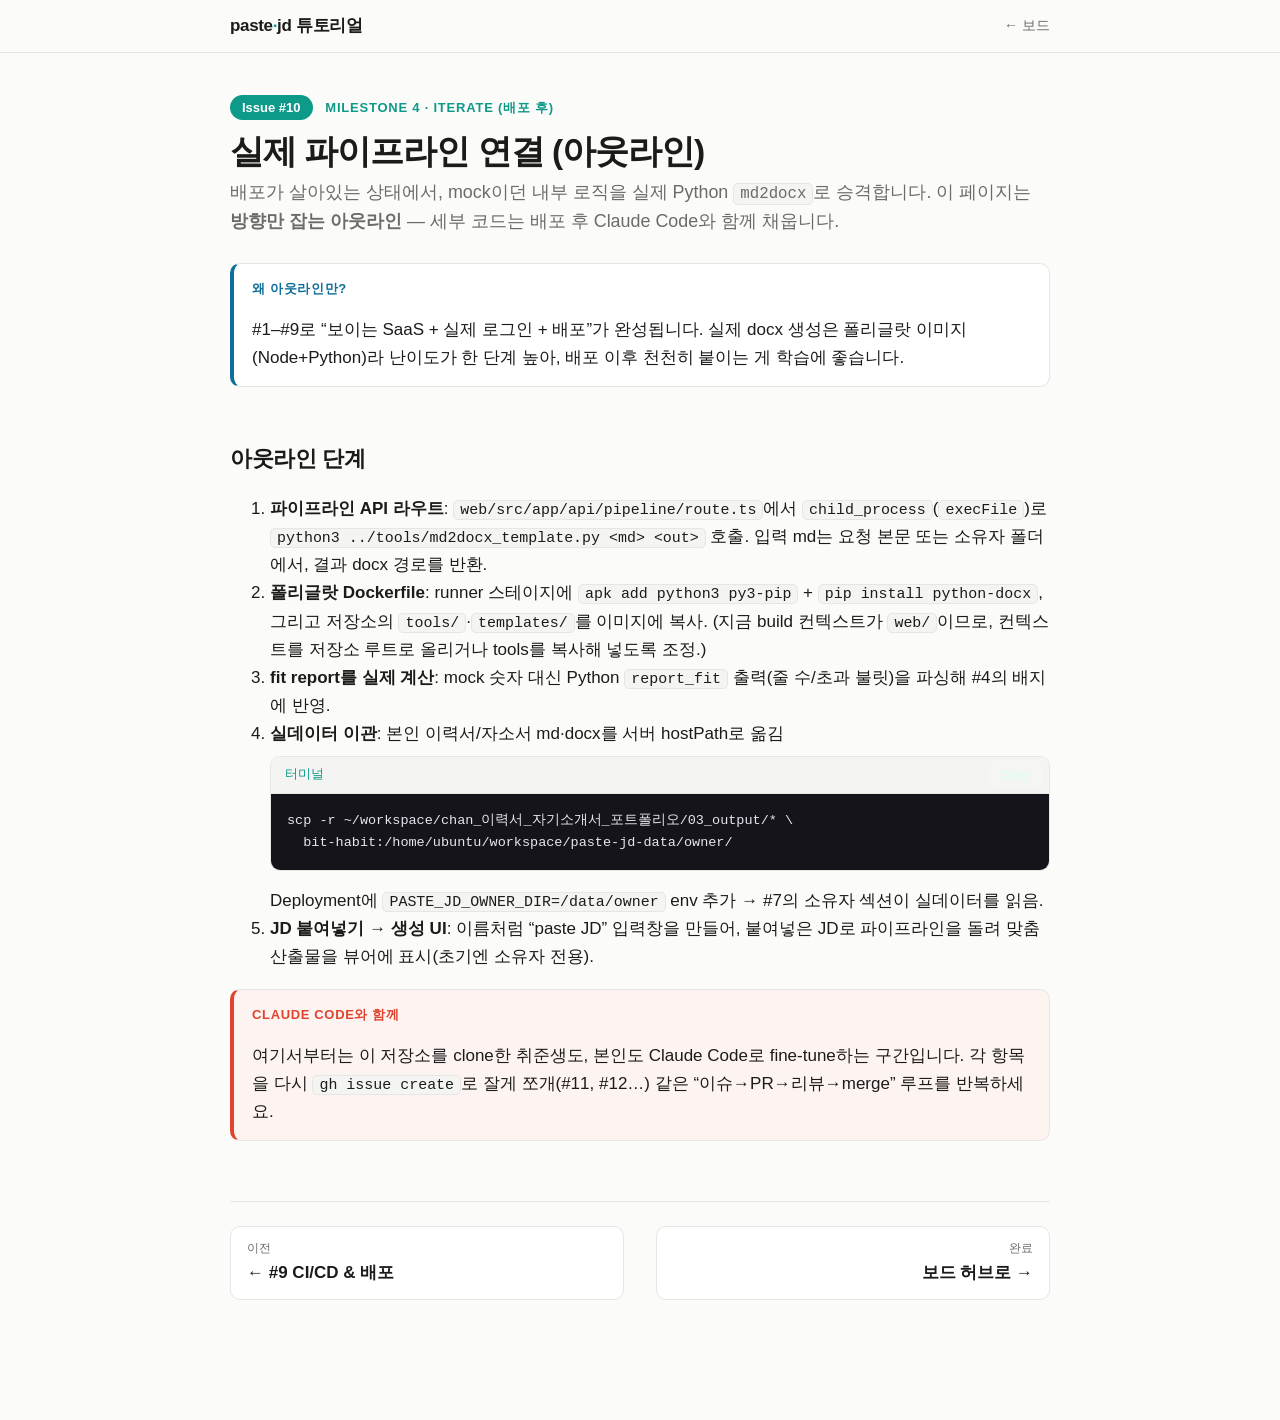
<file: tutorial/10-pipeline.html>
<!doctype html>
<html lang="ko">
<head>
<meta charset="utf-8">
<meta name="viewport" content="width=device-width, initial-scale=1">
<title>#10 실제 파이프라인 연결 (아웃라인) · paste-jd 튜토리얼</title>
<link rel="stylesheet" href="style.css">
</head>
<body>
<header class="top">
  <div class="bar">
    <span class="brand">paste<span class="dot">·</span>jd 튜토리얼</span>
    <nav><a href="index.html">← 보드</a></nav>
  </div>
</header>

<div class="wrap">

  <section class="hero">
    <span class="issue-badge">Issue #10</span>
    <span class="eyebrow" style="margin-left:8px">Milestone 4 · Iterate (배포 후)</span>
    <h1>실제 파이프라인 연결 (아웃라인)</h1>
    <p class="lede">배포가 살아있는 상태에서, mock이던 내부 로직을 실제 Python <code>md2docx</code>로
    승격합니다. 이 페이지는 <b>방향만 잡는 아웃라인</b> — 세부 코드는 배포 후 Claude Code와 함께 채웁니다.</p>
  </section>

  <div class="callout note"><span class="tag">왜 아웃라인만?</span>
    <p>#1–#9로 “보이는 SaaS + 실제 로그인 + 배포”가 완성됩니다. 실제 docx 생성은
    폴리글랏 이미지(Node+Python)라 난이도가 한 단계 높아, 배포 이후 천천히 붙이는 게 학습에 좋습니다.</p></div>

  <h2>아웃라인 단계</h2>
  <ol>
    <li><b>파이프라인 API 라우트</b>: <code>web/src/app/api/pipeline/route.ts</code>에서
      <code>child_process</code>(<code>execFile</code>)로 <code>python3 ../tools/md2docx_template.py &lt;md&gt; &lt;out&gt;</code> 호출.
      입력 md는 요청 본문 또는 소유자 폴더에서, 결과 docx 경로를 반환.</li>
    <li><b>폴리글랏 Dockerfile</b>: runner 스테이지에 <code>apk add python3 py3-pip</code> +
      <code>pip install python-docx</code>, 그리고 저장소의 <code>tools/</code>·<code>templates/</code>를 이미지에 복사.
      (지금 build 컨텍스트가 <code>web/</code>이므로, 컨텍스트를 저장소 루트로 올리거나 tools를 복사해 넣도록 조정.)</li>
    <li><b>fit report를 실제 계산</b>: mock 숫자 대신 Python <code>report_fit</code> 출력(줄 수/초과 불릿)을 파싱해
      #4의 배지에 반영.</li>
    <li><b>실데이터 이관</b>: 본인 이력서/자소서 md·docx를 서버 hostPath로 옮김
      <div class="code term" style="margin-top:8px"><div class="filename">터미널</div><pre><code>scp -r ~/workspace/chan_이력서_자기소개서_포트폴리오/03_output/* \
  bit-habit:/home/ubuntu/workspace/paste-jd-data/owner/</code></pre></div>
      Deployment에 <code>PASTE_JD_OWNER_DIR=/data/owner</code> env 추가 → #7의 소유자 섹션이 실데이터를 읽음.</li>
    <li><b>JD 붙여넣기 → 생성 UI</b>: 이름처럼 “paste JD” 입력창을 만들어, 붙여넣은 JD로
      파이프라인을 돌려 맞춤 산출물을 뷰어에 표시(초기엔 소유자 전용).</li>
  </ol>

  <div class="callout learn"><span class="tag">Claude Code와 함께</span>
    <p>여기서부터는 이 저장소를 clone한 취준생도, 본인도 Claude Code로 fine-tune하는 구간입니다.
    각 항목을 다시 <code>gh issue create</code>로 잘게 쪼개(#11, #12…) 같은 “이슈→PR→리뷰→merge” 루프를 반복하세요.</p></div>

  <div class="pager">
    <a href="09-cicd-deploy.html"><span>이전</span><b>← #9 CI/CD &amp; 배포</b></a>
    <a class="next" href="index.html"><span>완료</span><b>보드 허브로 →</b></a>
  </div>

</div>
<script src="copy.js"></script>
</body>
</html>
</file>
<file: tutorial/style.css>
/* ============================================================
   paste-jd tutorial — shared design system
   Linked by every tutorial page as ../style.css or ./style.css
   Self-contained: works over file:// and when served at /tutorial/
   ============================================================ */

:root {
  --bg: #fbfbfa;
  --surface: #ffffff;
  --surface-2: #f4f4f2;
  --fg: #1b1b1a;
  --muted: #6b6b68;
  --line: #e6e6e2;
  --teal: #0e9a89;       /* bit-habit brand teal (from physical-spark) */
  --accent: #e0442e;     /* bit-habit brand red */
  --link: #0e6f9a;
  --code-bg: #1e1e26;
  --code-fg: #e6e6ef;
  --term-bg: #14141a;
  --ok: #2e7d32;
  --warn: #b26a00;
  --radius: 10px;
  --maxw: 860px;
  --mono: ui-monospace, SFMono-Regular, "SF Mono", Menlo, Consolas, monospace;
  --sans: -apple-system, BlinkMacSystemFont, "Segoe UI", Roboto, "Helvetica Neue", sans-serif;
}

@media (prefers-color-scheme: dark) {
  :root {
    --bg: #16161a;
    --surface: #1d1d22;
    --surface-2: #232329;
    --fg: #ececee;
    --muted: #9b9ba0;
    --line: #2e2e36;
    --link: #5cc2e6;
    --code-bg: #0f0f14;
    --term-bg: #0b0b0f;
  }
}

* { box-sizing: border-box; }

html { scroll-behavior: smooth; }

body {
  margin: 0;
  font-family: var(--sans);
  background: var(--bg);
  color: var(--fg);
  line-height: 1.65;
  font-size: 17px;
  -webkit-font-smoothing: antialiased;
}

/* ---------- layout ---------- */
.wrap { max-width: var(--maxw); margin: 0 auto; padding: 0 20px 120px; }

header.top {
  position: sticky; top: 0; z-index: 10;
  background: color-mix(in srgb, var(--bg) 88%, transparent);
  backdrop-filter: saturate(140%) blur(8px);
  border-bottom: 1px solid var(--line);
}
header.top .bar {
  max-width: var(--maxw); margin: 0 auto; padding: 12px 20px;
  display: flex; align-items: center; gap: 14px; flex-wrap: wrap;
}
header.top .brand { font-weight: 700; letter-spacing: -.02em; }
header.top .brand .dot { color: var(--teal); }
header.top nav { margin-left: auto; display: flex; gap: 16px; flex-wrap: wrap; }
header.top nav a { color: var(--muted); text-decoration: none; font-size: 14px; }
header.top nav a:hover { color: var(--fg); }

/* ---------- hero / issue header ---------- */
.hero { padding: 40px 0 8px; }
.eyebrow {
  display: inline-flex; align-items: center; gap: 8px;
  font-size: 13px; font-weight: 600; color: var(--teal);
  text-transform: uppercase; letter-spacing: .06em;
}
.issue-badge {
  display: inline-block; background: var(--teal); color: #fff;
  border-radius: 999px; padding: 2px 12px; font-size: 13px; font-weight: 700;
}
h1 { font-size: 2.1rem; line-height: 1.15; letter-spacing: -.03em; margin: 12px 0 6px; }
h2 { font-size: 1.4rem; letter-spacing: -.02em; margin: 44px 0 12px; padding-top: 10px; }
h3 { font-size: 1.12rem; margin: 28px 0 8px; }
.lede { font-size: 1.12rem; color: var(--muted); margin: 6px 0 0; }

p, li { color: var(--fg); }
a { color: var(--link); }

/* ---------- goal / learn strip ---------- */
.meta-grid {
  display: grid; grid-template-columns: 1fr 1fr; gap: 12px; margin: 24px 0;
}
@media (max-width: 620px) { .meta-grid { grid-template-columns: 1fr; } }
.meta-card {
  background: var(--surface); border: 1px solid var(--line);
  border-radius: var(--radius); padding: 14px 16px;
}
.meta-card h4 { margin: 0 0 6px; font-size: 12px; text-transform: uppercase;
  letter-spacing: .06em; color: var(--muted); }
.meta-card p { margin: 0; font-size: 15px; }

/* ---------- steps ---------- */
.step { margin: 30px 0; }
.step > .step-head {
  display: flex; align-items: center; gap: 12px; margin-bottom: 8px;
}
.step-num {
  flex: 0 0 auto; width: 30px; height: 30px; border-radius: 50%;
  background: var(--accent); color: #fff; font-weight: 700;
  display: grid; place-items: center; font-size: 15px;
}
.step-head h3 { margin: 0; }

/* ---------- callouts ---------- */
.callout {
  border-radius: var(--radius); padding: 14px 16px 14px 18px; margin: 18px 0;
  border-left: 4px solid var(--muted); background: var(--surface);
  border-top: 1px solid var(--line); border-right: 1px solid var(--line);
  border-bottom: 1px solid var(--line);
}
.callout p:first-child { margin-top: 0; }
.callout p:last-child { margin-bottom: 0; }
.callout .tag { font-weight: 700; font-size: 13px; text-transform: uppercase;
  letter-spacing: .05em; display: block; margin-bottom: 4px; }
.callout.why    { border-left-color: var(--teal); }
.callout.why .tag { color: var(--teal); }
.callout.learn  { border-left-color: var(--accent); background: color-mix(in srgb, var(--accent) 6%, var(--surface)); }
.callout.learn .tag { color: var(--accent); }
.callout.note   { border-left-color: var(--link); }
.callout.note .tag { color: var(--link); }
.callout.warn   { border-left-color: var(--warn); }
.callout.warn .tag { color: var(--warn); }

/* ---------- code blocks ---------- */
.code {
  position: relative; margin: 16px 0;
  border-radius: var(--radius); overflow: hidden; border: 1px solid var(--line);
}
.code .filename {
  font-family: var(--mono); font-size: 12.5px; color: var(--muted);
  background: var(--surface-2); padding: 8px 14px; border-bottom: 1px solid var(--line);
  display: flex; align-items: center; gap: 8px;
}
.code .filename .lang { margin-left: auto; opacity: .7; }
.code pre {
  margin: 0; padding: 16px; overflow-x: auto;
  background: var(--code-bg); color: var(--code-fg);
  font-family: var(--mono); font-size: 13.5px; line-height: 1.6;
}
.code.term pre { background: var(--term-bg); }
.code.term .filename { color: var(--teal); }
.code pre code { font-family: inherit; }

/* copy button */
.copy-btn {
  position: absolute; top: 6px; right: 8px;
  font-family: var(--sans); font-size: 12px; font-weight: 600;
  background: rgba(255,255,255,.10); color: #dfe; border: 1px solid rgba(255,255,255,.18);
  border-radius: 6px; padding: 4px 10px; cursor: pointer; transition: all .15s;
}
.copy-btn:hover { background: rgba(255,255,255,.20); }
.copy-btn.copied { background: var(--ok); color: #fff; border-color: var(--ok); }

/* inline code */
code:not(pre code) {
  font-family: var(--mono); font-size: .88em;
  background: var(--surface-2); border: 1px solid var(--line);
  border-radius: 5px; padding: 1px 6px;
}

/* ---------- global page progress bar (injected into header) ---------- */
.page-progress {
  border-top: 1px solid var(--line);
  background: color-mix(in srgb, var(--bg) 90%, transparent);
}
.page-progress .pp-inner {
  max-width: var(--maxw); margin: 0 auto; padding: 8px 20px;
  display: flex; align-items: center; gap: 12px;
}
.pp-track {
  flex: 1; height: 10px; background: var(--surface-2);
  border: 1px solid var(--line); border-radius: 999px; overflow: hidden;
}
.pp-fill {
  height: 100%; width: 0; border-radius: 999px;
  background: linear-gradient(90deg, #0e9a89, #3b82f6, #8b5cf6, #ec4899);
  transition: width .55s cubic-bezier(.2,.8,.2,1);
}
.pp-fill.pulse { animation: pp-pulse .55s ease; }
@keyframes pp-pulse { 0%{filter:brightness(1)} 45%{filter:brightness(1.5) saturate(1.3)} 100%{filter:brightness(1)} }
.pp-label { font-size: 13px; font-weight: 700; color: var(--muted);
  white-space: nowrap; font-variant-numeric: tabular-nums; }
.page-progress.complete .pp-label { color: var(--teal); }

/* ---------- interactive checklist ---------- */
.tasklist { list-style: none; padding: 0; margin: 16px 0;
  border: 1px solid var(--line); border-radius: var(--radius); overflow: hidden; }
.tasklist li {
  display: flex; align-items: flex-start; gap: 12px;
  padding: 12px 16px; background: var(--surface);
  border-top: 1px solid var(--line); cursor: pointer; transition: background .12s;
}
.tasklist li:first-child { border-top: none; }
.tasklist li:hover { background: var(--surface-2); }
.tasklist li input { margin: 4px 0 0; width: 18px; height: 18px; accent-color: var(--teal); flex: 0 0 auto; cursor: pointer; }
.tasklist li .label { flex: 1; }
.tasklist li.done { background: color-mix(in srgb, var(--teal) 7%, var(--surface)); }
.tasklist li.done .label { color: var(--muted); text-decoration: line-through; text-decoration-color: var(--teal); }
/* satisfying pop when a row is freshly checked */
.tasklist li.just-done { animation: row-flash .5s ease; }
.tasklist li.just-done input { animation: cb-pop .42s cubic-bezier(.2,1.4,.4,1); }
@keyframes row-flash {
  0% { background: color-mix(in srgb, var(--teal) 34%, var(--surface)); }
  100% { background: color-mix(in srgb, var(--teal) 7%, var(--surface)); }
}
@keyframes cb-pop { 0%{transform:scale(1)} 45%{transform:scale(1.45)} 100%{transform:scale(1)} }
.tasklist .progress {
  padding: 9px 16px; background: var(--surface-2); font-size: 12.5px;
  color: var(--muted); border-top: 1px solid var(--line); font-weight: 600;
}

/* floating celebration particles */
.pop-particle {
  position: fixed; z-index: 200; pointer-events: none; user-select: none;
  font-size: 18px; line-height: 1; will-change: transform, opacity;
  animation: float-up .95s ease-out forwards;
}
@keyframes float-up {
  0%   { opacity: 1; transform: translate(0, 0) scale(.5) rotate(0deg); }
  100% { opacity: 0; transform: translate(var(--dx, 0), -64px) scale(1.25) rotate(var(--rot, 20deg)); }
}
@media (prefers-reduced-motion: reduce) {
  .pp-fill, .tasklist li.just-done, .tasklist li.just-done input { animation: none; transition: none; }
  .pop-particle { display: none; }
}

/* ---------- diagram (mermaid) ---------- */
.diagram {
  background: var(--surface); border: 1px solid var(--line);
  border-radius: var(--radius); padding: 18px 14px; margin: 20px 0;
  overflow-x: auto; text-align: center;
}
.diagram .mermaid { line-height: 1.4; }
.diagram .cap { display: block; margin-top: 10px; font-size: 13px; color: var(--muted); }

/* ---------- quiz ---------- */
.quiz {
  border: 1px solid var(--line); border-left: 4px solid var(--teal);
  border-radius: var(--radius); background: var(--surface);
  padding: 16px 18px; margin: 20px 0;
}
.quiz .q-tag { font-weight: 700; font-size: 12px; text-transform: uppercase;
  letter-spacing: .06em; color: var(--teal); display: flex; align-items: center; gap: 8px; }
.quiz .q { font-weight: 600; margin: 8px 0 14px; }
.quiz-opts { display: grid; gap: 8px; }
.quiz-opt {
  text-align: left; font-family: var(--sans); font-size: 15px; color: var(--fg);
  background: var(--surface-2); border: 1px solid var(--line);
  border-radius: 8px; padding: 10px 14px; cursor: pointer;
  transition: border-color .12s, background .12s; display: flex; gap: 10px; align-items: baseline;
}
.quiz-opt .mark { font-weight: 700; color: var(--muted); flex: 0 0 auto; }
.quiz-opt:hover { border-color: var(--teal); }
.quiz.answered .quiz-opt { cursor: default; }
.quiz-opt.correct { background: color-mix(in srgb, var(--ok) 14%, var(--surface));
  border-color: var(--ok); }
.quiz-opt.correct .mark { color: var(--ok); }
.quiz-opt.wrong { background: color-mix(in srgb, var(--accent) 12%, var(--surface));
  border-color: var(--accent); }
.quiz-opt.wrong .mark { color: var(--accent); }
.quiz-explain {
  display: none; margin-top: 14px; padding: 12px 14px;
  background: var(--surface-2); border-radius: 8px; font-size: 15px;
  border-left: 3px solid var(--teal);
}
.quiz-explain.show { display: block; }
.quiz-explain b { color: var(--teal); }

/* ---------- footer nav ---------- */
.pager { display: flex; justify-content: space-between; gap: 12px;
  margin-top: 60px; padding-top: 24px; border-top: 1px solid var(--line); }
.pager a {
  text-decoration: none; color: var(--fg); background: var(--surface);
  border: 1px solid var(--line); border-radius: var(--radius);
  padding: 12px 16px; flex: 1; max-width: 48%;
}
.pager a.next { text-align: right; }
.pager a span { display: block; font-size: 12px; color: var(--muted); }
.pager a b { font-weight: 600; }
.pager a:hover { border-color: var(--teal); }

/* ---------- hub board ---------- */
.board { display: grid; grid-template-columns: repeat(4, 1fr); gap: 14px; margin: 28px 0; }
@media (max-width: 780px) { .board { grid-template-columns: 1fr 1fr; } }
@media (max-width: 480px) { .board { grid-template-columns: 1fr; } }
.col { background: var(--surface-2); border: 1px solid var(--line);
  border-radius: var(--radius); padding: 12px; }
.col h4 { margin: 0 0 10px; font-size: 13px; text-transform: uppercase;
  letter-spacing: .05em; color: var(--muted); }
.card {
  display: block; text-decoration: none; color: var(--fg);
  background: var(--surface); border: 1px solid var(--line);
  border-radius: 8px; padding: 10px 12px; margin-bottom: 10px; transition: all .15s;
}
.card:hover { border-color: var(--teal); transform: translateY(-1px); }
.card .n { font-size: 12px; font-weight: 700; color: var(--accent); }
.card .t { font-weight: 600; display: block; margin: 2px 0; }
.card .d { font-size: 13px; color: var(--muted); }
.card.stub { opacity: .6; }
.card.stub:hover { transform: none; border-color: var(--line); cursor: default; }

table { border-collapse: collapse; width: 100%; margin: 16px 0; font-size: 15px; }
th, td { border: 1px solid var(--line); padding: 8px 12px; text-align: left; }
th { background: var(--surface-2); }

hr { border: none; border-top: 1px solid var(--line); margin: 36px 0; }

.kbd { font-family: var(--mono); font-size: .82em; background: var(--surface-2);
  border: 1px solid var(--line); border-bottom-width: 2px; border-radius: 5px; padding: 1px 6px; }
</file>
